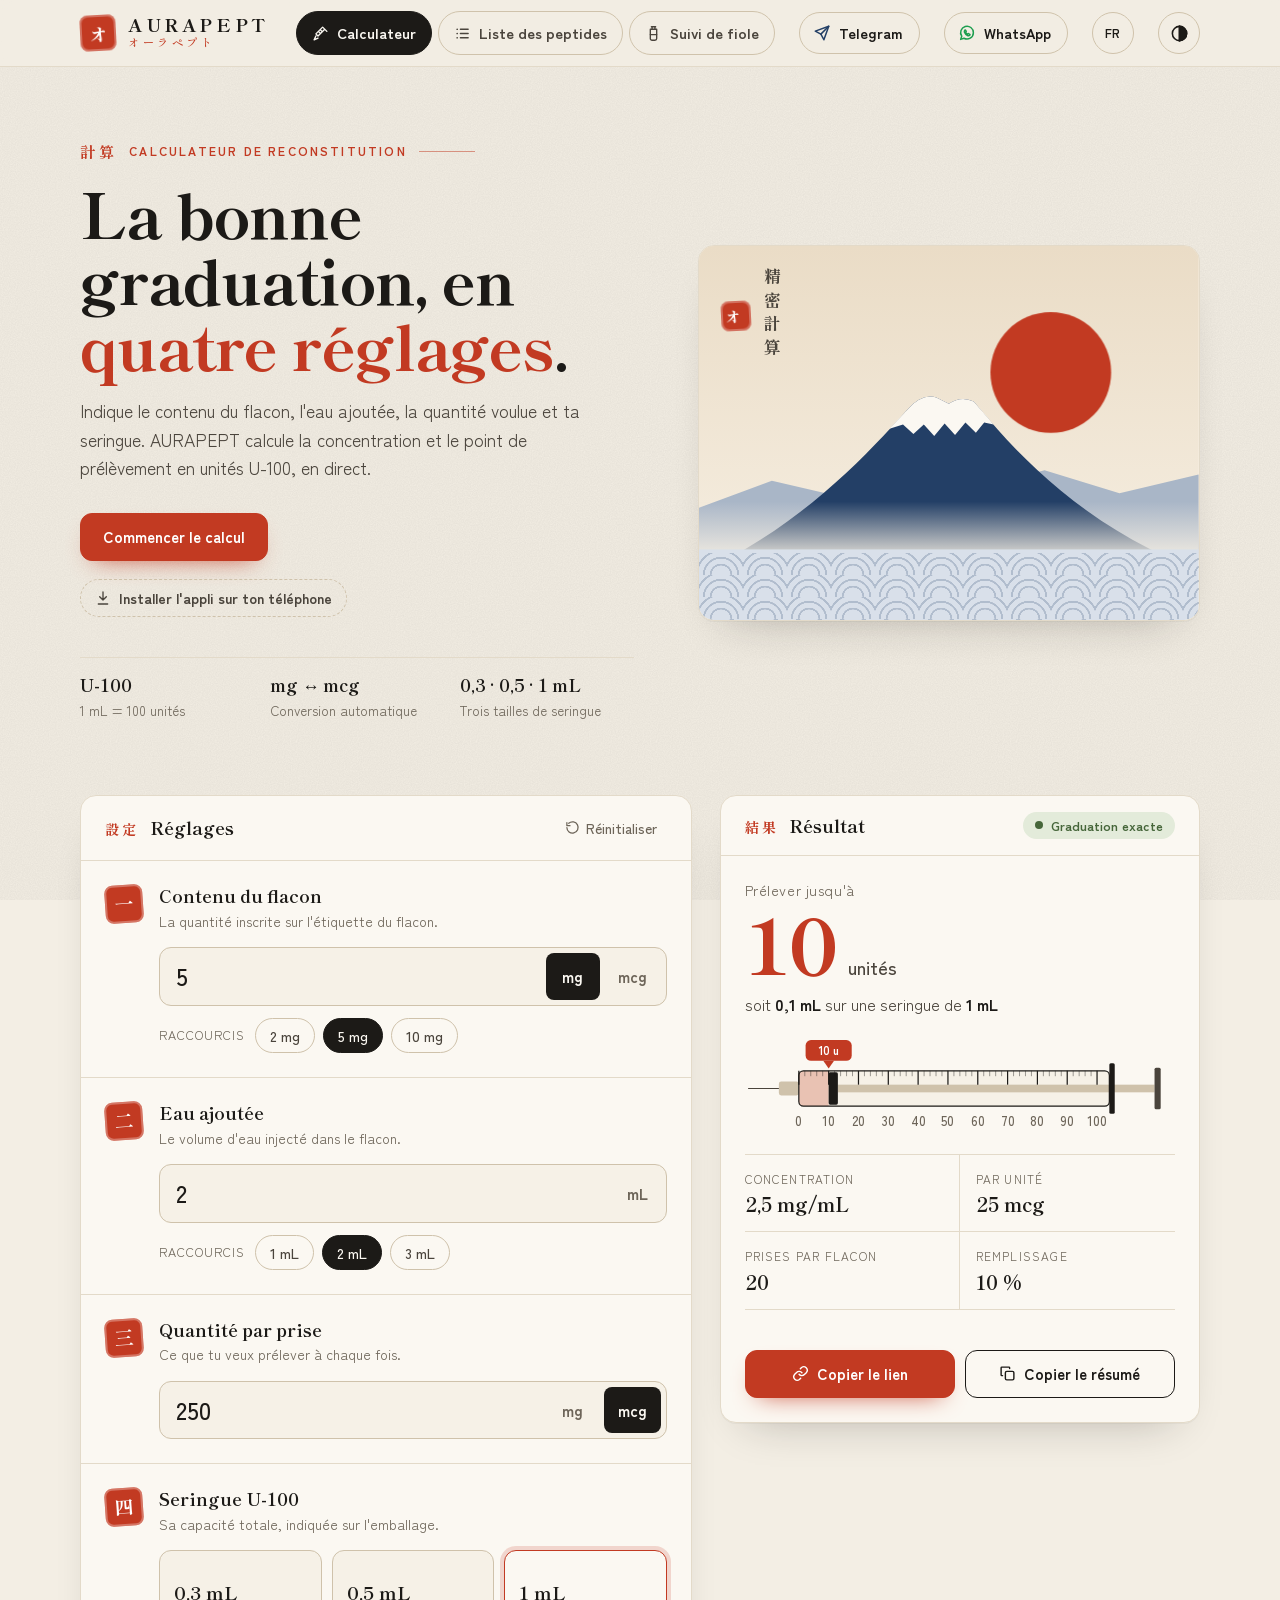
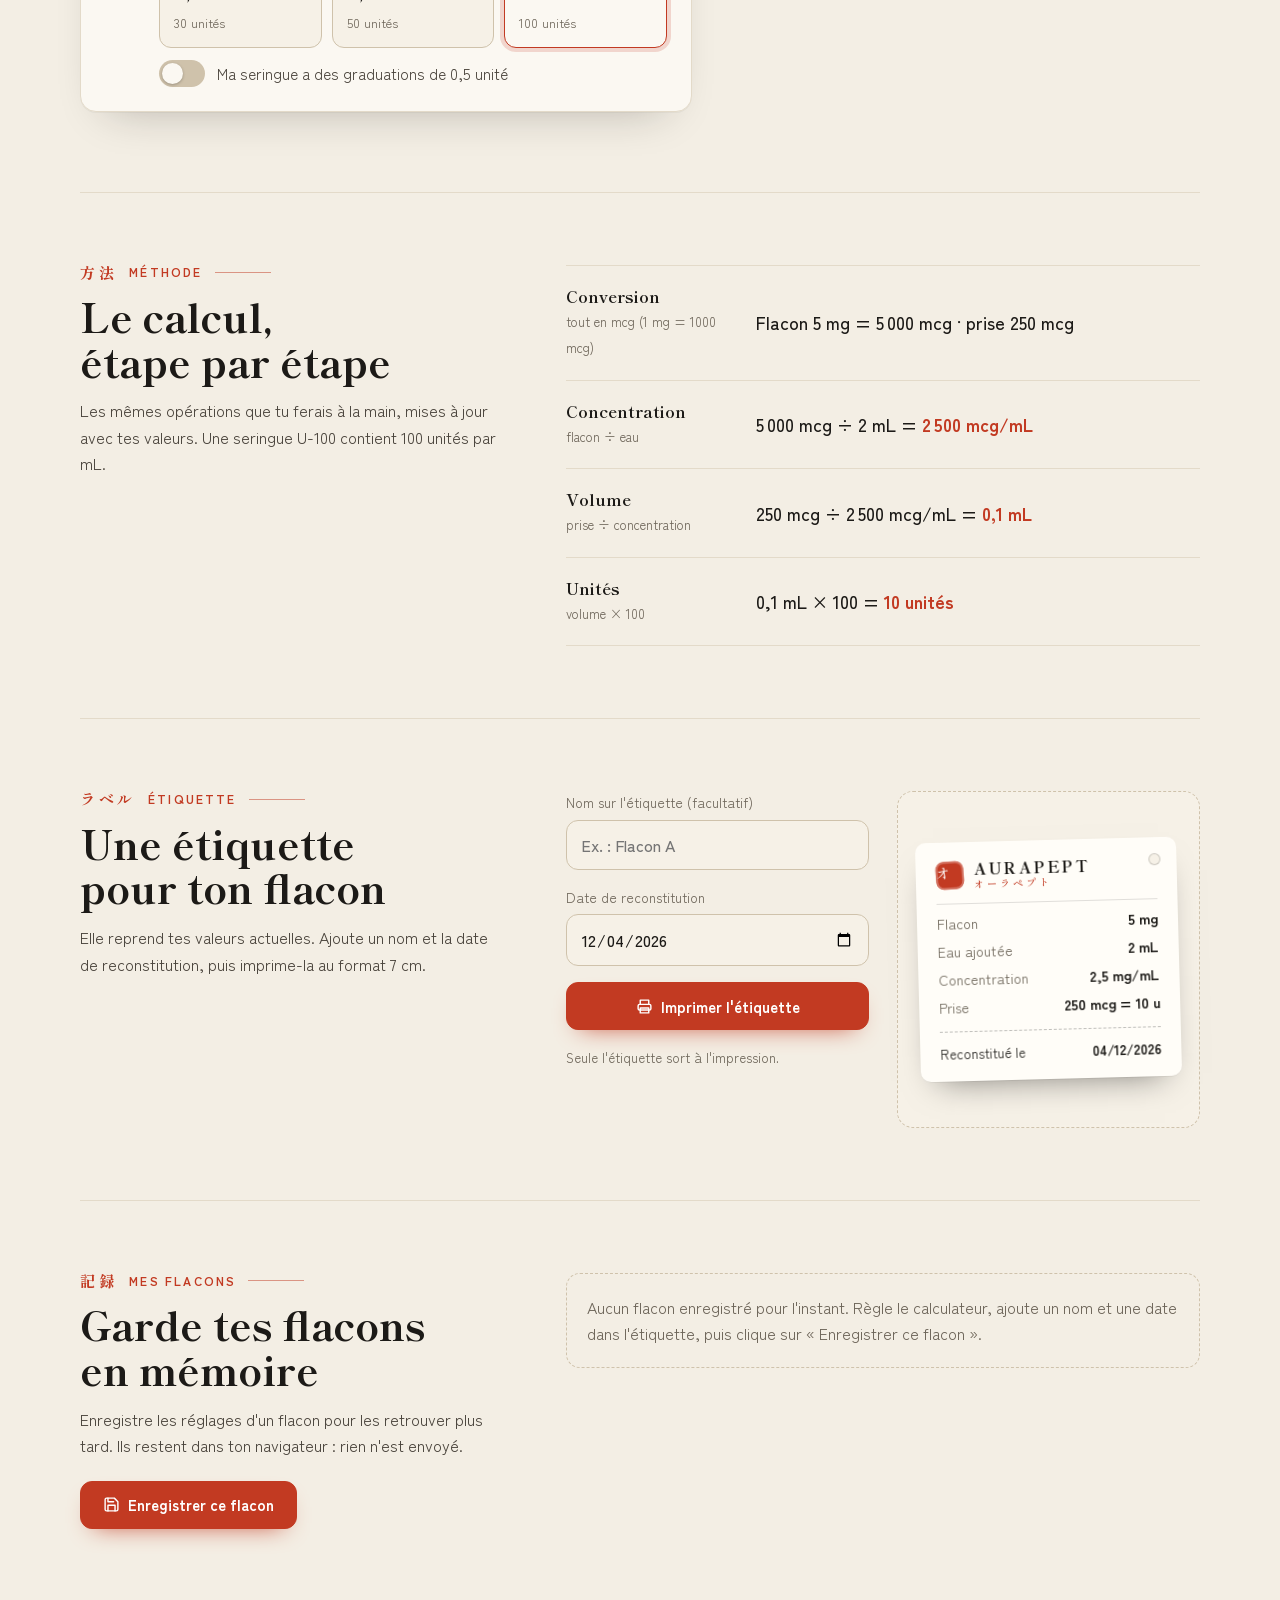
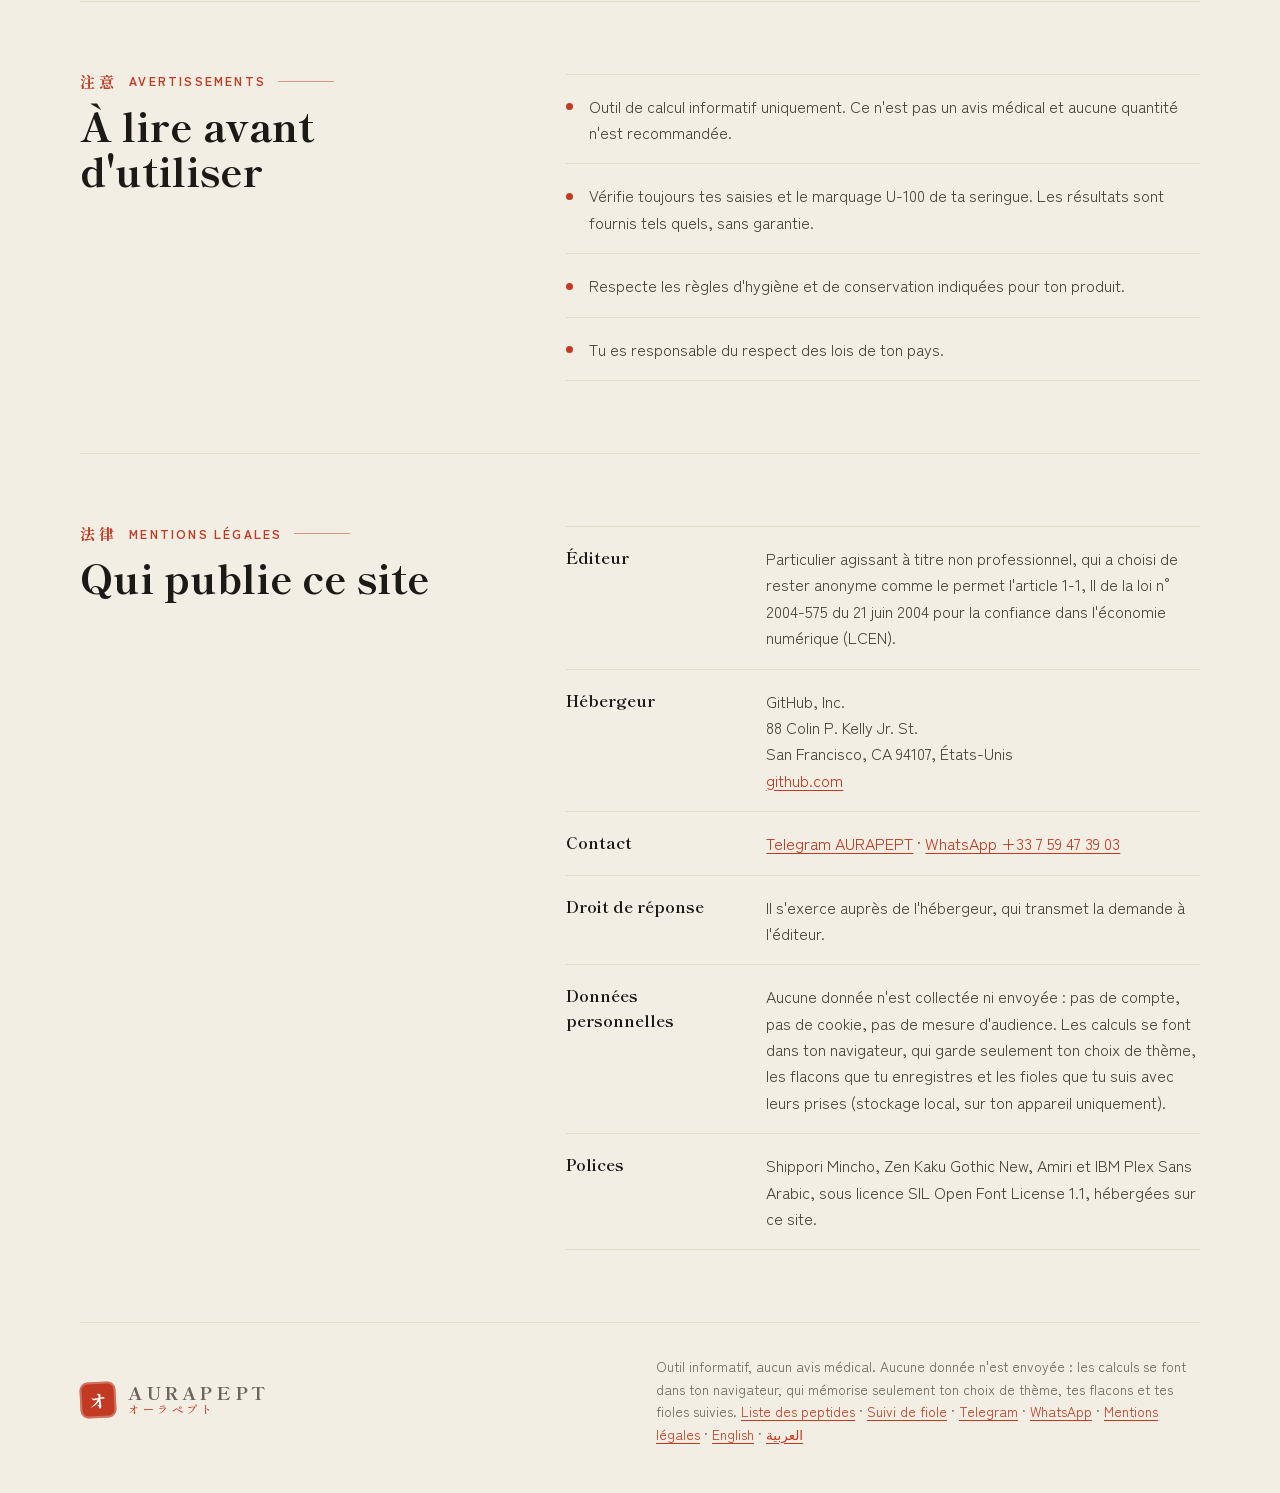
<file: index.html>
<!doctype html>
<html lang="fr">
<head>
<meta charset="utf-8">
<meta name="viewport" content="width=device-width, initial-scale=1, viewport-fit=cover">
<title>AURAPEPT · Calculateur</title>
<meta name="description" content="Calculateur de reconstitution AURAPEPT : concentration et graduation à prélever sur seringue U-100.">
<meta http-equiv="Content-Security-Policy" content="default-src 'none'; script-src 'self'; style-src 'self'; font-src 'self'; img-src 'self' data:; manifest-src 'self'; worker-src 'self'; base-uri 'none'; form-action 'none'; upgrade-insecure-requests">
<meta name="referrer" content="strict-origin-when-cross-origin">
<meta name="theme-color" content="#f3eee4" media="(prefers-color-scheme: light)">
<meta name="theme-color" content="#0f1117" media="(prefers-color-scheme: dark)">
<link rel="canonical" href="https://aurapept.github.io/">
<link rel="alternate" hreflang="fr" href="https://aurapept.github.io/">
<link rel="alternate" hreflang="en" href="https://aurapept.github.io/en/">
<link rel="alternate" hreflang="ar" href="https://aurapept.github.io/ar/">
<link rel="alternate" hreflang="x-default" href="https://aurapept.github.io/">
<meta property="og:type" content="website">
<meta property="og:site_name" content="AURAPEPT">
<meta property="og:locale" content="fr_FR">
<meta property="og:locale:alternate" content="en_US">
<meta property="og:locale:alternate" content="ar_AR">
<meta property="og:title" content="AURAPEPT · Calculateur de reconstitution">
<meta property="og:description" content="La bonne graduation U-100 en quatre réglages : concentration, volume et unités à prélever.">
<meta property="og:url" content="https://aurapept.github.io/">
<meta property="og:image" content="https://aurapept.github.io/assets/og-share.png">
<meta property="og:image:type" content="image/png">
<meta property="og:image:width" content="1200">
<meta property="og:image:height" content="630">
<meta property="og:image:alt" content="Logo AURAPEPT et mont Fuji au soleil levant, calculateur de reconstitution">
<meta name="twitter:card" content="summary_large_image">
<meta name="twitter:image" content="https://aurapept.github.io/assets/og-share.png">
<link rel="icon" href="assets/favicon-32.png" sizes="32x32" type="image/png">
<link rel="apple-touch-icon" href="assets/apple-touch-icon.png">
<link rel="manifest" href="/manifest.webmanifest">
<meta name="apple-mobile-web-app-title" content="AURAPEPT">
<meta name="mobile-web-app-capable" content="yes">
<meta name="apple-mobile-web-app-capable" content="yes">
<link rel="preload" href="assets/fonts/shippori-mincho-800.woff2" as="font" type="font/woff2" crossorigin>
<link rel="preload" href="assets/fonts/zen-kaku-gothic-new-400.woff2" as="font" type="font/woff2" crossorigin>
<script src="assets/theme.js"></script>
<script type="application/ld+json">{"@context": "https://schema.org", "@type": "WebApplication", "name": "AURAPEPT · Calculateur de reconstitution", "url": "https://aurapept.github.io/", "inLanguage": "fr", "applicationCategory": "UtilitiesApplication", "operatingSystem": "Web", "description": "Calculateur de reconstitution : concentration et graduation à prélever sur seringue U-100.", "offers": {"@type": "Offer", "price": "0", "priceCurrency": "EUR"}, "isAccessibleForFree": true}</script>
<link rel="stylesheet" href="assets/style.css">
</head>
<body>
<a class="skip" href="#top">Aller au contenu</a>

<header class="topbar">
  <div class="wrap">
    <a class="brand" href="#top" aria-label="AURAPEPT, retour en haut">
      <span class="seal" aria-hidden="true">オ</span>
      <span><span class="brand-name">AURAPEPT</span><span class="brand-kana">オーラペプト</span></span>
    </a>
    <nav class="nav" aria-label="Sites AURAPEPT">
      <a href="./" aria-current="page"><svg viewBox="0 0 24 24" width="18" height="18" aria-hidden="true"><path d="m15 3 6 6M18 6l-9.5 9.5-3-3L15 3M5.5 15.5 3 21l5.5-2.5M10 10l1.5 1.5M12.5 7.5 14 9"/></svg>Calculateur</a>
      <a href="peptides/"><svg viewBox="0 0 24 24" width="18" height="18" aria-hidden="true"><path d="M9 6h11M9 12h11M9 18h11"/><circle cx="4.5" cy="6" r="1.2"/><circle cx="4.5" cy="12" r="1.2"/><circle cx="4.5" cy="18" r="1.2"/></svg>Liste des peptides</a>
      <a href="suivi/"><svg viewBox="0 0 24 24" width="18" height="18" aria-hidden="true"><path d="M9 2.5h6M10 2.5V6M14 2.5V6M7.5 6h9v13a2.5 2.5 0 0 1-2.5 2.5h-4A2.5 2.5 0 0 1 7.5 19z"/><path d="M7.5 13.5h9"/></svg>Suivi de fiole</a>
    </nav>
    <a class="tg-btn" href="https://t.me/+9vQsCb7qMOgwNDRk" target="_blank" rel="noopener noreferrer" aria-label="Rejoindre AURAPEPT sur Telegram (nouvel onglet)">
      <svg viewBox="0 0 24 24" aria-hidden="true"><path d="M21 3 10.5 13.5"/><path d="M21 3 14.5 21l-4-7.5L3 9.5 21 3Z"/></svg><span>Telegram</span>
    </a>
    <a class="tg-btn wa-btn" href="https://wa.me/33759473903" target="_blank" rel="noopener noreferrer" aria-label="Écrire sur WhatsApp au +33 7 59 47 39 03 (nouvel onglet)">
      <svg viewBox="0 0 24 24" width="18" height="18" aria-hidden="true"><path d="M20.5 11.6a8.5 8.5 0 0 1-12.6 7.4L3.5 20.5l1.5-4.3a8.5 8.5 0 1 1 15.5-4.6z"/><path d="M9 8.2c.3-.4.7-.4 1-.1l.9 1.6c.2.3.1.7-.2 1l-.5.4c.5 1.1 1.4 2 2.5 2.5l.4-.5c.3-.3.7-.4 1-.2l1.6.9c.3.2.4.7.1 1-.6.8-1.6 1.2-2.6.9a8 8 0 0 1-4.6-4.6c-.3-1 0-2 .4-2.9z"/></svg><span>WhatsApp</span>
    </a>
    <details class="lang" id="langMenu">
      <summary class="lang-btn" aria-label="Langue : français. Changer de langue" title="Changer de langue">FR</summary>
      <ul class="lang-list">
        <li><a href="./" hreflang="fr" lang="fr" aria-current="page">Français</a></li>
        <li><a href="en/" hreflang="en" lang="en">English</a></li>
        <li><a href="ar/" hreflang="ar" lang="ar" dir="rtl">العربية</a></li>
      </ul>
    </details>
    <button class="icon-btn" id="themeBtn" type="button" aria-label="Thème"></button>
  </div>
</header>
<nav class="sites wrap" aria-label="Sites AURAPEPT">
      <a href="./" aria-current="page"><svg viewBox="0 0 24 24" width="18" height="18" aria-hidden="true"><path d="m15 3 6 6M18 6l-9.5 9.5-3-3L15 3M5.5 15.5 3 21l5.5-2.5M10 10l1.5 1.5M12.5 7.5 14 9"/></svg><span>Calculateur</span></a>
      <a href="peptides/"><svg viewBox="0 0 24 24" width="18" height="18" aria-hidden="true"><path d="M9 6h11M9 12h11M9 18h11"/><circle cx="4.5" cy="6" r="1.2"/><circle cx="4.5" cy="12" r="1.2"/><circle cx="4.5" cy="18" r="1.2"/></svg><span>Peptides</span></a>
      <a href="suivi/"><svg viewBox="0 0 24 24" width="18" height="18" aria-hidden="true"><path d="M9 2.5h6M10 2.5V6M14 2.5V6M7.5 6h9v13a2.5 2.5 0 0 1-2.5 2.5h-4A2.5 2.5 0 0 1 7.5 19z"/><path d="M7.5 13.5h9"/></svg><span>Suivi</span></a>
</nav>
<nav class="contact-row wrap" aria-label="Contact">
  <a class="contact-btn" href="https://t.me/+9vQsCb7qMOgwNDRk" target="_blank" rel="noopener noreferrer" aria-label="Rejoindre AURAPEPT sur Telegram (nouvel onglet)"><svg viewBox="0 0 24 24" width="18" height="18" aria-hidden="true"><path d="M21 3 10.5 13.5"/><path d="M21 3 14.5 21l-4-7.5L3 9.5 21 3Z"/></svg><span>Telegram</span></a>
  <a class="contact-btn contact-wa" href="https://wa.me/33759473903" target="_blank" rel="noopener noreferrer" aria-label="Écrire sur WhatsApp au +33 7 59 47 39 03 (nouvel onglet)"><svg viewBox="0 0 24 24" width="18" height="18" aria-hidden="true"><path d="M20.5 11.6a8.5 8.5 0 0 1-12.6 7.4L3.5 20.5l1.5-4.3a8.5 8.5 0 1 1 15.5-4.6z"/><path d="M9 8.2c.3-.4.7-.4 1-.1l.9 1.6c.2.3.1.7-.2 1l-.5.4c.5 1.1 1.4 2 2.5 2.5l.4-.5c.3-.3.7-.4 1-.2l1.6.9c.3.2.4.7.1 1-.6.8-1.6 1.2-2.6.9a8 8 0 0 1-4.6-4.6c-.3-1 0-2 .4-2.9z"/></svg><span>WhatsApp</span></a>
</nav>

<main class="wrap" id="top">
  <noscript><p class="noscript">Le calculateur a besoin de JavaScript. Active-le dans ton navigateur pour voir les résultats.</p></noscript>
  <section class="hero">
    <div>
      <p class="eyebrow"><span class="jp">計算</span>Calculateur de reconstitution</p>
      <h1>La bonne graduation, en <em>quatre réglages</em>.</h1>
      <p class="lead">Indique le contenu du flacon, l'eau ajoutée, la quantité voulue et ta seringue. AURAPEPT calcule la concentration et le point de prélèvement en unités U-100, en direct.</p>
      <div class="cta" id="heroCta">
        <a class="btn btn-primary" href="#calculateur">Commencer le calcul</a>
      </div>
      <button class="install-btn" id="installBtn" type="button" hidden>
        <svg viewBox="0 0 24 24" fill="none" stroke="currentColor" stroke-width="2" stroke-linecap="round" stroke-linejoin="round" aria-hidden="true"><path d="M12 3v12M7 10l5 5 5-5"/><path d="M5 21h14"/></svg>
        Installer l'appli sur ton téléphone
      </button>
      <ul class="facts">
        <li><b>U-100</b><span>1 mL = 100 unités</span></li>
        <li><b>mg ↔ mcg</b><span>Conversion automatique</span></li>
        <li><b>0,3 · 0,5 · 1 mL</b><span>Trois tailles de seringue</span></li>
      </ul>
    </div>
    <figure class="art" aria-hidden="true">
      <svg viewBox="0 0 480 360" preserveAspectRatio="xMidYMax slice">
        <defs>
          <linearGradient id="sky" x1="0" y1="0" x2="0" y2="1">
            <stop offset="0" class="st-sky-top"/>
            <stop offset="1" class="st-sky-bottom"/>
          </linearGradient>
          <linearGradient id="mist" x1="0" y1="0" x2="0" y2="1">
            <stop offset="0" class="st-mist-0"/>
            <stop offset="1" class="st-mist-1"/>
          </linearGradient>
        </defs>
        <rect width="480" height="360" fill="url(#sky)"/>
        <circle class="sun" cx="338" cy="122" r="58"/>
        <path d="M0 252 L70 226 L130 240 L196 212 L262 234 L332 216 L404 238 L480 220 L480 300 L0 300 Z" class="ar-far"/>
        <path d="M30 300 C110 256 162 200 200 158 Q214 142 228 146 L240 152 Q252 144 264 150 C302 196 356 256 450 300 Z" class="ar-fuji"/>
        <path d="M200 158 Q214 142 228 146 L240 152 Q252 144 264 150 C270 157 276 164 283 172 L274 170 L266 180 L256 170 L246 182 L236 171 L226 183 L216 172 L206 181 L196 172 L183 176 C189 170 194 164 200 158 Z" class="ar-snow"/>
        <rect x="0" y="246" width="480" height="54" fill="url(#mist)"/>
        <rect x="0" y="292" width="480" height="68" class="ar-sea"/>
      </svg>
      <div class="waves"></div>
      <div class="art-tag"><span>精密計算</span><span class="seal">オ</span></div>
    </figure>
  </section>

  <section class="calc" id="calculateur" aria-label="Calculateur">
    <div class="panel">
      <div class="panel-head">
        <h2 class="panel-title"><span class="jp">設定</span>Réglages</h2>
        <button class="link-btn" id="reset" type="button">
          <svg viewBox="0 0 24 24" fill="none" stroke="currentColor" stroke-width="2" stroke-linecap="round" stroke-linejoin="round" aria-hidden="true"><path d="M3 12a9 9 0 1 0 3-6.7"/><path d="M3 4v5h5"/></svg>
          Réinitialiser
        </button>
      </div>
      <ol class="steps">
        <li class="step">
          <div class="step-top">
            <span class="hanko" aria-hidden="true">一</span>
            <div><h3 id="lblVial">Contenu du flacon</h3><p>La quantité inscrite sur l'étiquette du flacon.</p></div>
          </div>
          <div class="step-body">
            <div class="field">
              <input id="vial" type="text" inputmode="decimal" autocomplete="off" value="5" aria-labelledby="lblVial">
              <div class="seg" data-group="vialUnit" role="group" aria-label="Unité du flacon">
                <button type="button" data-v="mg" aria-pressed="true">mg</button>
                <button type="button" data-v="mcg" aria-pressed="false">mcg</button>
              </div>
            </div>
            <div class="chips">
              <span class="k">Raccourcis</span>
              <button type="button" class="chip" data-preset="vial" data-value="2" data-unit="mg">2 mg</button>
              <button type="button" class="chip" data-preset="vial" data-value="5" data-unit="mg">5 mg</button>
              <button type="button" class="chip" data-preset="vial" data-value="10" data-unit="mg">10 mg</button>
            </div>
          </div>
        </li>
        <li class="step">
          <div class="step-top">
            <span class="hanko" aria-hidden="true">二</span>
            <div><h3 id="lblWater">Eau ajoutée</h3><p>Le volume d'eau injecté dans le flacon.</p></div>
          </div>
          <div class="step-body">
            <div class="field">
              <input id="water" type="text" inputmode="decimal" autocomplete="off" value="2" aria-labelledby="lblWater">
              <span class="suffix">mL</span>
            </div>
            <div class="chips">
              <span class="k">Raccourcis</span>
              <button type="button" class="chip" data-preset="water" data-value="1">1 mL</button>
              <button type="button" class="chip" data-preset="water" data-value="2">2 mL</button>
              <button type="button" class="chip" data-preset="water" data-value="3">3 mL</button>
            </div>
          </div>
        </li>
        <li class="step">
          <div class="step-top">
            <span class="hanko" aria-hidden="true">三</span>
            <div><h3 id="lblDose">Quantité par prise</h3><p>Ce que tu veux prélever à chaque fois.</p></div>
          </div>
          <div class="step-body">
            <div class="field">
              <input id="dose" type="text" inputmode="decimal" autocomplete="off" value="250" aria-labelledby="lblDose">
              <div class="seg" data-group="doseUnit" role="group" aria-label="Unité de la prise">
                <button type="button" data-v="mg" aria-pressed="false">mg</button>
                <button type="button" data-v="mcg" aria-pressed="true">mcg</button>
              </div>
            </div>
          </div>
        </li>
        <li class="step">
          <div class="step-top">
            <span class="hanko" aria-hidden="true">四</span>
            <div><h3>Seringue U-100</h3><p>Sa capacité totale, indiquée sur l'emballage.</p></div>
          </div>
          <div class="step-body">
            <div class="syr-opts" data-group="syringe" role="group" aria-label="Capacité de la seringue">
              <button type="button" class="syr-opt" data-v="0.3" aria-pressed="false">
                <span class="mini"><i></i></span><b>0,3 mL</b><span>30 unités</span>
              </button>
              <button type="button" class="syr-opt" data-v="0.5" aria-pressed="false">
                <span class="mini"><i></i></span><b>0,5 mL</b><span>50 unités</span>
              </button>
              <button type="button" class="syr-opt" data-v="1" aria-pressed="true">
                <span class="mini"><i></i></span><b>1 mL</b><span>100 unités</span>
              </button>
            </div>
            <label class="switch"><input id="half" type="checkbox"> Ma seringue a des graduations de 0,5 unité</label>
          </div>
        </li>
      </ol>
    </div>

    <section class="panel result" id="resultat" aria-labelledby="resTitle">
      <div class="panel-head">
        <h2 class="panel-title" id="resTitle"><span class="jp">結果</span>Résultat</h2>
        <span class="pill" id="status" data-tone="idle">En attente</span>
      </div>
      <div class="result-body">
        <div>
          <p class="sr-only" id="srResult" aria-live="polite"></p>
          <p class="draw-k">Prélever jusqu'à</p>
          <p class="big"><span id="units">—</span><small>unités</small></p>
          <p class="draw-sub">soit <b id="ml">—</b> sur une seringue de <b id="capText">1 mL</b></p>
        </div>
        <svg id="syr" viewBox="0 0 560 126" role="img" aria-labelledby="syrTitle">
          <title id="syrTitle">Seringue remplie jusqu'à la graduation calculée</title>
          <defs><clipPath id="barrelClip"><rect x="70" y="44" width="404" height="46" rx="6"/></clipPath></defs>
          <line x1="4" y1="67" x2="46" y2="67" class="needle"/>
          <rect x="44" y="58" width="26" height="18" rx="3" class="hub"/>
          <rect x="70" y="44" width="404" height="46" rx="6" class="barrel-bg"/>
          <g clip-path="url(#barrelClip)"><rect id="liquid" x="70" y="44" width="388" height="46" class="liquid"/></g>
          <g id="plunger">
            <rect x="82" y="62" width="412" height="10" class="rod"/>
            <rect x="494" y="40" width="8" height="54" rx="2" class="thumb"/>
            <rect x="70" y="46" width="12" height="42" rx="2" class="stopper"/>
          </g>
          <g id="scale"></g>
          <rect x="70" y="44" width="404" height="46" rx="6" class="barrel"/>
          <rect x="474" y="34" width="7" height="66" rx="2" class="flange"/>
          <g id="pointer"><path d="M70 41 l-7 -10 h14 z" class="marker-fill"/></g>
          <g id="marker">
            <rect id="markerBox" x="-26" y="4" width="52" height="27" rx="7" class="marker-fill"/>
            <text id="markerText" x="0" y="23" class="marker-text">—</text>
          </g>
        </svg>
        <dl class="stats">
          <div><dt>Concentration</dt><dd id="conc">—</dd></div>
          <div><dt>Par unité</dt><dd id="perUnit">—</dd></div>
          <div><dt>Prises par flacon</dt><dd id="count">—</dd></div>
          <div><dt>Remplissage</dt><dd id="fillPct">—</dd></div>
        </dl>
        <ul class="notes" id="notes" hidden></ul>
        <div class="actions">
          <button class="btn btn-primary" id="copyLink" type="button">
            <svg viewBox="0 0 24 24" fill="none" stroke="currentColor" stroke-width="2" stroke-linecap="round" stroke-linejoin="round" aria-hidden="true"><path d="M10 13a5 5 0 0 0 7.5.5l3-3a5 5 0 0 0-7-7l-1.7 1.7"/><path d="M14 11a5 5 0 0 0-7.5-.5l-3 3a5 5 0 0 0 7 7l1.7-1.7"/></svg>
            Copier le lien
          </button>
          <button class="btn" id="copySum" type="button">
            <svg viewBox="0 0 24 24" fill="none" stroke="currentColor" stroke-width="2" stroke-linecap="round" stroke-linejoin="round" aria-hidden="true"><rect x="9" y="9" width="12" height="12" rx="2"/><path d="M5 15H4a1 1 0 0 1-1-1V4a1 1 0 0 1 1-1h10a1 1 0 0 1 1 1v1"/></svg>
            Copier le résumé
          </button>
        </div>
      </div>
    </section>
  </section>

  <section class="section" id="methode">
    <div>
      <p class="eyebrow"><span class="jp">方法</span>Méthode</p>
      <h2>Le calcul, étape par étape</h2>
      <p class="intro">Les mêmes opérations que tu ferais à la main, mises à jour avec tes valeurs. Une seringue U-100 contient 100 unités par mL.</p>
    </div>
    <ol class="method">
      <li><div class="lbl"><b>Conversion</b><span>tout en mcg (1 mg = 1000 mcg)</span></div><div class="eq" id="m1">—</div></li>
      <li><div class="lbl"><b>Concentration</b><span>flacon ÷ eau</span></div><div class="eq" id="m2">—</div></li>
      <li><div class="lbl"><b>Volume</b><span>prise ÷ concentration</span></div><div class="eq" id="m3">—</div></li>
      <li><div class="lbl"><b>Unités</b><span>volume × 100</span></div><div class="eq" id="m4">—</div></li>
    </ol>
  </section>

  <section class="section" id="etiquette">
    <div>
      <p class="eyebrow"><span class="jp">ラベル</span>Étiquette</p>
      <h2>Une étiquette pour ton flacon</h2>
      <p class="intro">Elle reprend tes valeurs actuelles. Ajoute un nom et la date de reconstitution, puis imprime-la au format 7 cm.</p>
    </div>
    <div class="label-grid">
      <div class="label-tools">
        <div>
          <label for="labelName">Nom sur l'étiquette (facultatif)</label>
          <input class="text-field" id="labelName" type="text" maxlength="40" placeholder="Ex. : Flacon A" autocomplete="off">
        </div>
        <div>
          <label for="date">Date de reconstitution</label>
          <input class="text-field" id="date" type="date">
        </div>
        <button class="btn btn-primary" id="print" type="button">
          <svg viewBox="0 0 24 24" fill="none" stroke="currentColor" stroke-width="2" stroke-linecap="round" stroke-linejoin="round" aria-hidden="true"><path d="M6 9V3h12v6"/><rect x="3" y="9" width="18" height="8" rx="2"/><path d="M6 14h12v7H6z"/></svg>
          Imprimer l'étiquette
        </button>
        <p class="hint">Seule l'étiquette sort à l'impression.</p>
      </div>
      <div class="label-stage">
        <div class="label-card" id="labelCard">
          <div class="label-brand">
            <span class="seal" aria-hidden="true">オ</span>
            <div><b>AURAPEPT</b><span>オーラペプト</span></div>
          </div>
          <p class="label-name" id="lName" hidden></p>
          <dl>
            <dt>Flacon</dt><dd id="lVial">—</dd>
            <dt>Eau ajoutée</dt><dd id="lWater">—</dd>
            <dt>Concentration</dt><dd id="lConc">—</dd>
            <dt>Prise</dt><dd id="lDraw">—</dd>
          </dl>
          <div class="label-date"><span>Reconstitué le</span><b id="lDate">__/__/____</b></div>
        </div>
      </div>
    </div>
  </section>

  <section class="section" id="flacons">
    <div>
      <p class="eyebrow"><span class="jp">記録</span>Mes flacons</p>
      <h2>Garde tes flacons en mémoire</h2>
      <p class="intro">Enregistre les réglages d'un flacon pour les retrouver plus tard. Ils restent dans ton navigateur : rien n'est envoyé.</p>
      <button class="btn btn-primary" id="saveVial" type="button">
        <svg viewBox="0 0 24 24" fill="none" stroke="currentColor" stroke-width="2" stroke-linecap="round" stroke-linejoin="round" aria-hidden="true"><path d="M19 21H5a2 2 0 0 1-2-2V5a2 2 0 0 1 2-2h11l5 5v11a2 2 0 0 1-2 2z"/><path d="M17 21v-8H7v8M7 3v5h8"/></svg>
        Enregistrer ce flacon
      </button>
    </div>
    <div class="vials">
      <ul class="vial-list" id="vialList"></ul>
      <p class="vial-empty" id="vialEmpty">Aucun flacon enregistré pour l'instant. Règle le calculateur, ajoute un nom et une date dans l'étiquette, puis clique sur « Enregistrer ce flacon ».</p>
    </div>
  </section>

  <section class="section" id="avertissements">
    <div>
      <p class="eyebrow"><span class="jp">注意</span>Avertissements</p>
      <h2>À lire avant d'utiliser</h2>
    </div>
    <ul class="warn-list">
      <li>Outil de calcul informatif uniquement. Ce n'est pas un avis médical et aucune quantité n'est recommandée.</li>
      <li>Vérifie toujours tes saisies et le marquage U-100 de ta seringue. Les résultats sont fournis tels quels, sans garantie.</li>
      <li>Respecte les règles d'hygiène et de conservation indiquées pour ton produit.</li>
      <li>Tu es responsable du respect des lois de ton pays.</li>
    </ul>
  </section>

  <section class="section" id="mentions">
    <div>
      <p class="eyebrow"><span class="jp">法律</span>Mentions légales</p>
      <h2>Qui publie ce site</h2>
    </div>
    <dl class="legal">
      <div><dt>Éditeur</dt><dd>Particulier agissant à titre non professionnel, qui a choisi de rester anonyme comme le permet l'article 1-1, II de la loi n° 2004-575 du 21 juin 2004 pour la confiance dans l'économie numérique (LCEN).</dd></div>
      <div><dt>Hébergeur</dt><dd>GitHub, Inc.<br>88 Colin P. Kelly Jr. St.<br>San Francisco, CA 94107, États-Unis<br><a href="https://github.com/">github.com</a></dd></div>
      <div><dt>Contact</dt><dd><a href="https://t.me/+9vQsCb7qMOgwNDRk" target="_blank" rel="noopener noreferrer">Telegram AURAPEPT</a> · <a href="https://wa.me/33759473903" target="_blank" rel="noopener noreferrer">WhatsApp +33 7 59 47 39 03</a></dd></div>
      <div><dt>Droit de réponse</dt><dd>Il s'exerce auprès de l'hébergeur, qui transmet la demande à l'éditeur.</dd></div>
      <div><dt>Données personnelles</dt><dd>Aucune donnée n'est collectée ni envoyée : pas de compte, pas de cookie, pas de mesure d'audience. Les calculs se font dans ton navigateur, qui garde seulement ton choix de thème, les flacons que tu enregistres et les fioles que tu suis avec leurs prises (stockage local, sur ton appareil uniquement).</dd></div>
      <div><dt>Polices</dt><dd>Shippori Mincho, Zen Kaku Gothic New, Amiri et IBM Plex Sans Arabic, sous licence SIL Open Font License 1.1, hébergées sur ce site.</dd></div>
    </dl>
  </section>

  <footer class="footer">
    <div class="brand">
      <span class="seal" aria-hidden="true">オ</span>
      <span><span class="brand-name">AURAPEPT</span><span class="brand-kana">オーラペプト</span></span>
    </div>
    <p class="footer-note">Outil informatif, aucun avis médical. Aucune donnée n'est envoyée : les calculs se font dans ton navigateur, qui mémorise seulement ton choix de thème, tes flacons et tes fioles suivies. <a href="peptides/">Liste des peptides</a> · <a href="suivi/">Suivi de fiole</a> · <a href="https://t.me/+9vQsCb7qMOgwNDRk" target="_blank" rel="noopener noreferrer">Telegram</a> · <a href="https://wa.me/33759473903" target="_blank" rel="noopener noreferrer">WhatsApp</a> · <a href="#mentions">Mentions légales</a> · <a href="en/" hreflang="en" lang="en">English</a> · <a href="ar/" hreflang="ar" lang="ar" dir="rtl">العربية</a></p>
  </footer>
</main>

<section class="dock is-hidden" id="dock" aria-label="Résultat rapide">
  <div><span class="k">Prélever</span><b id="dockUnits">—</b><span class="ml" id="dockMl"></span></div>
  <a href="#resultat">Voir le détail</a>
</section>
<div class="toast" id="toast" role="status" aria-live="polite"></div>

<script src="assets/app.js"></script>
</body>
</html>
</file>
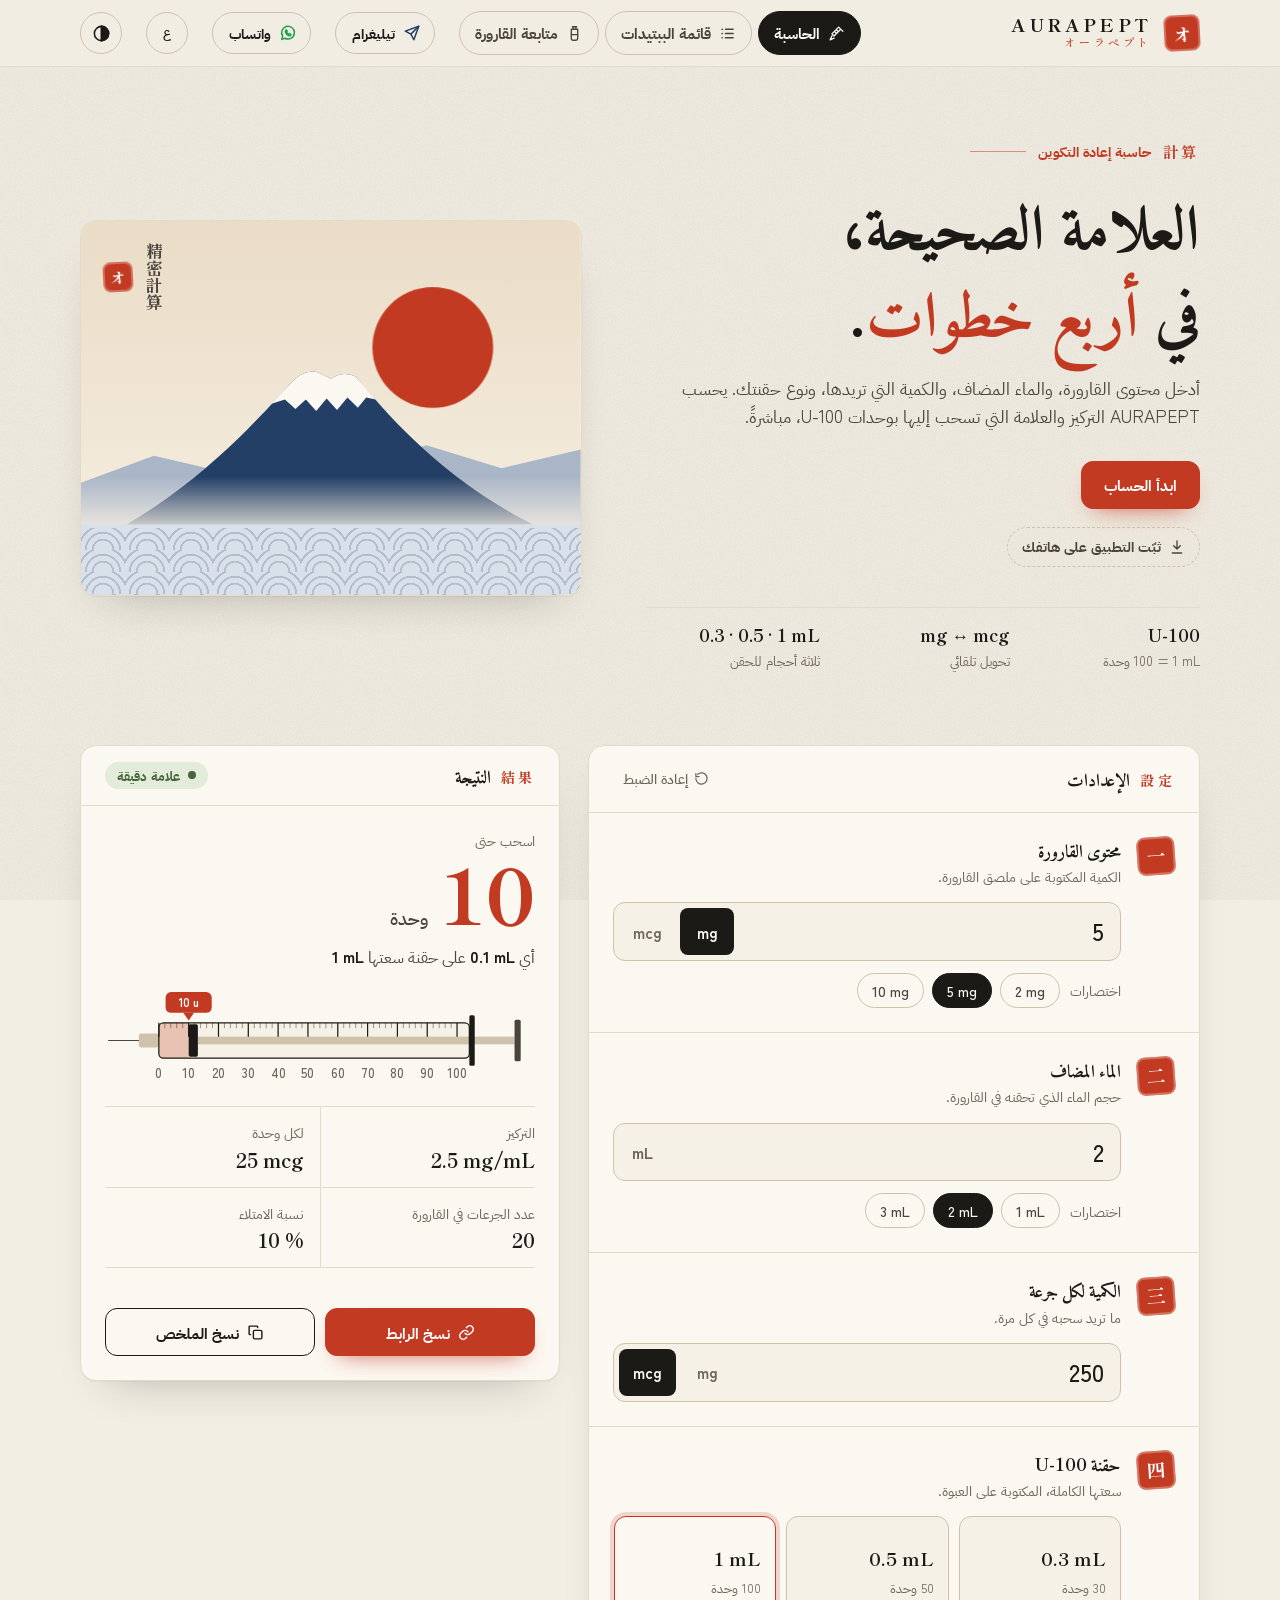
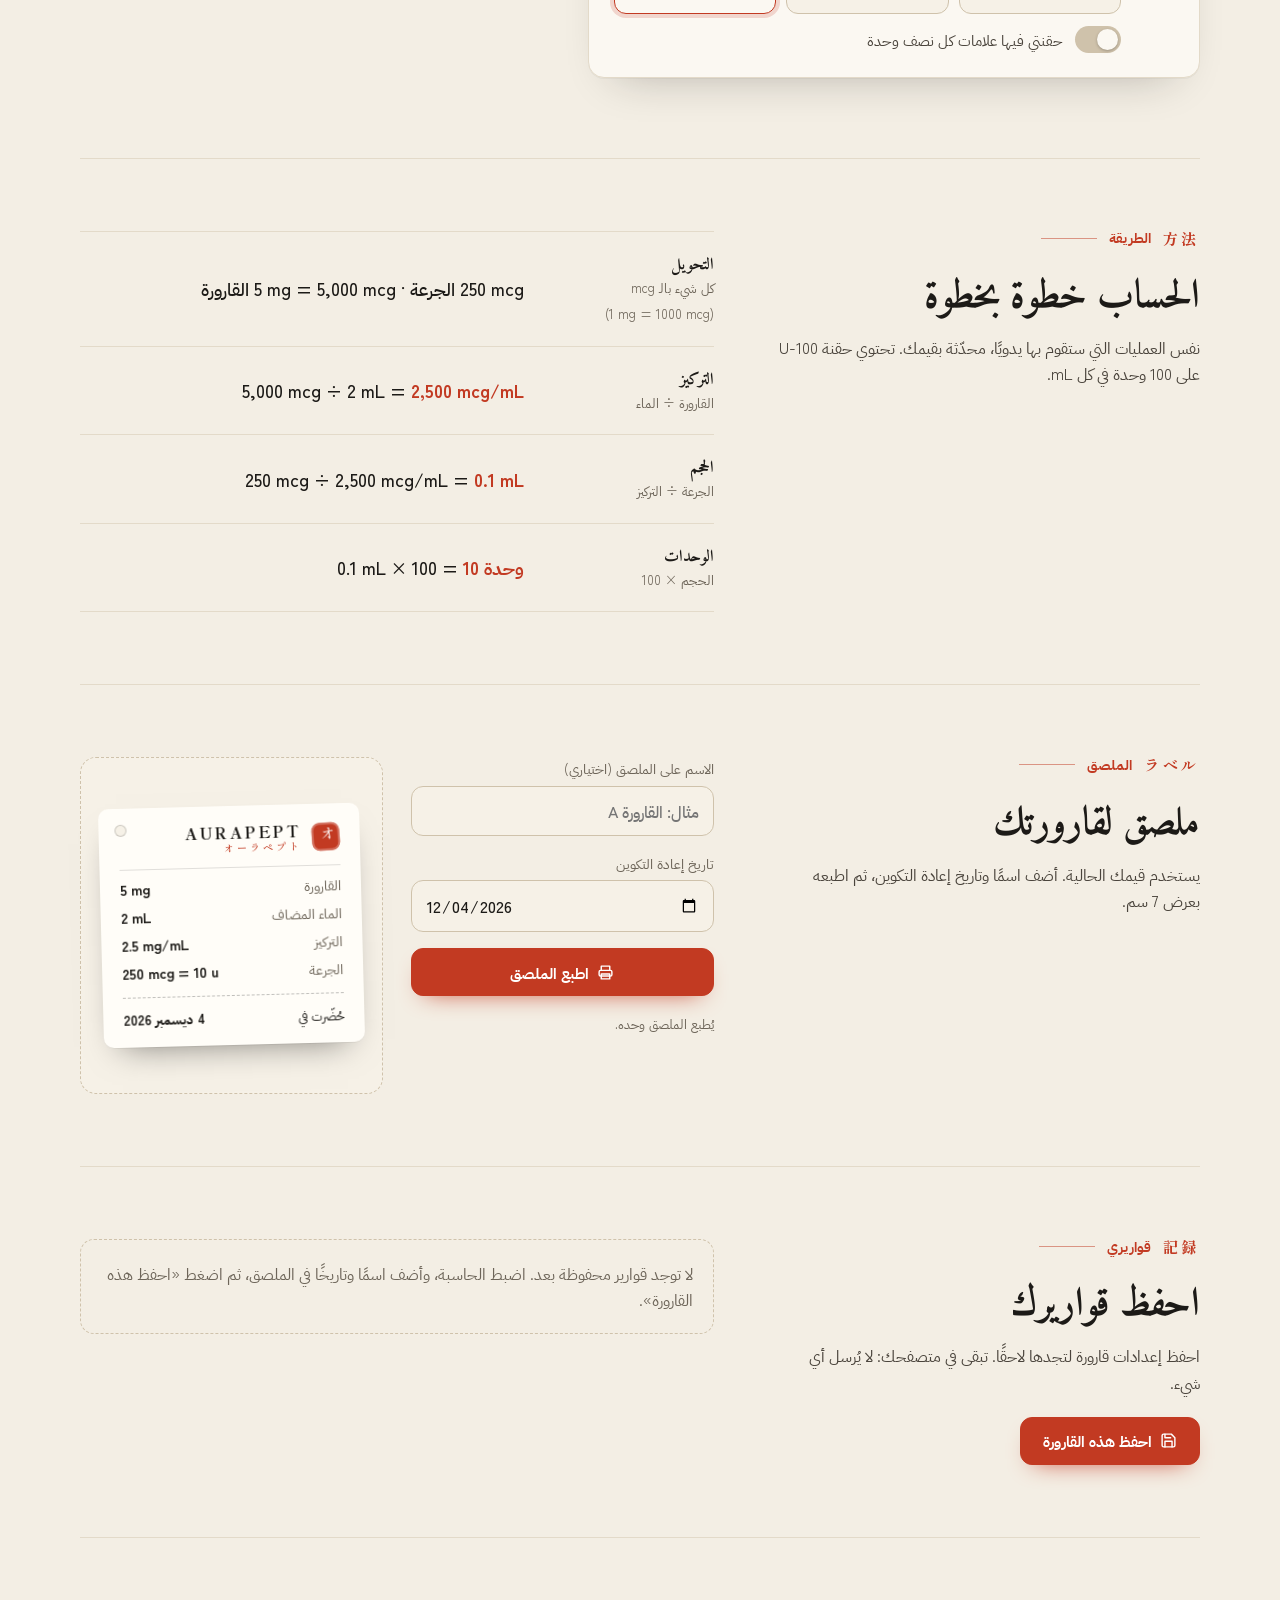
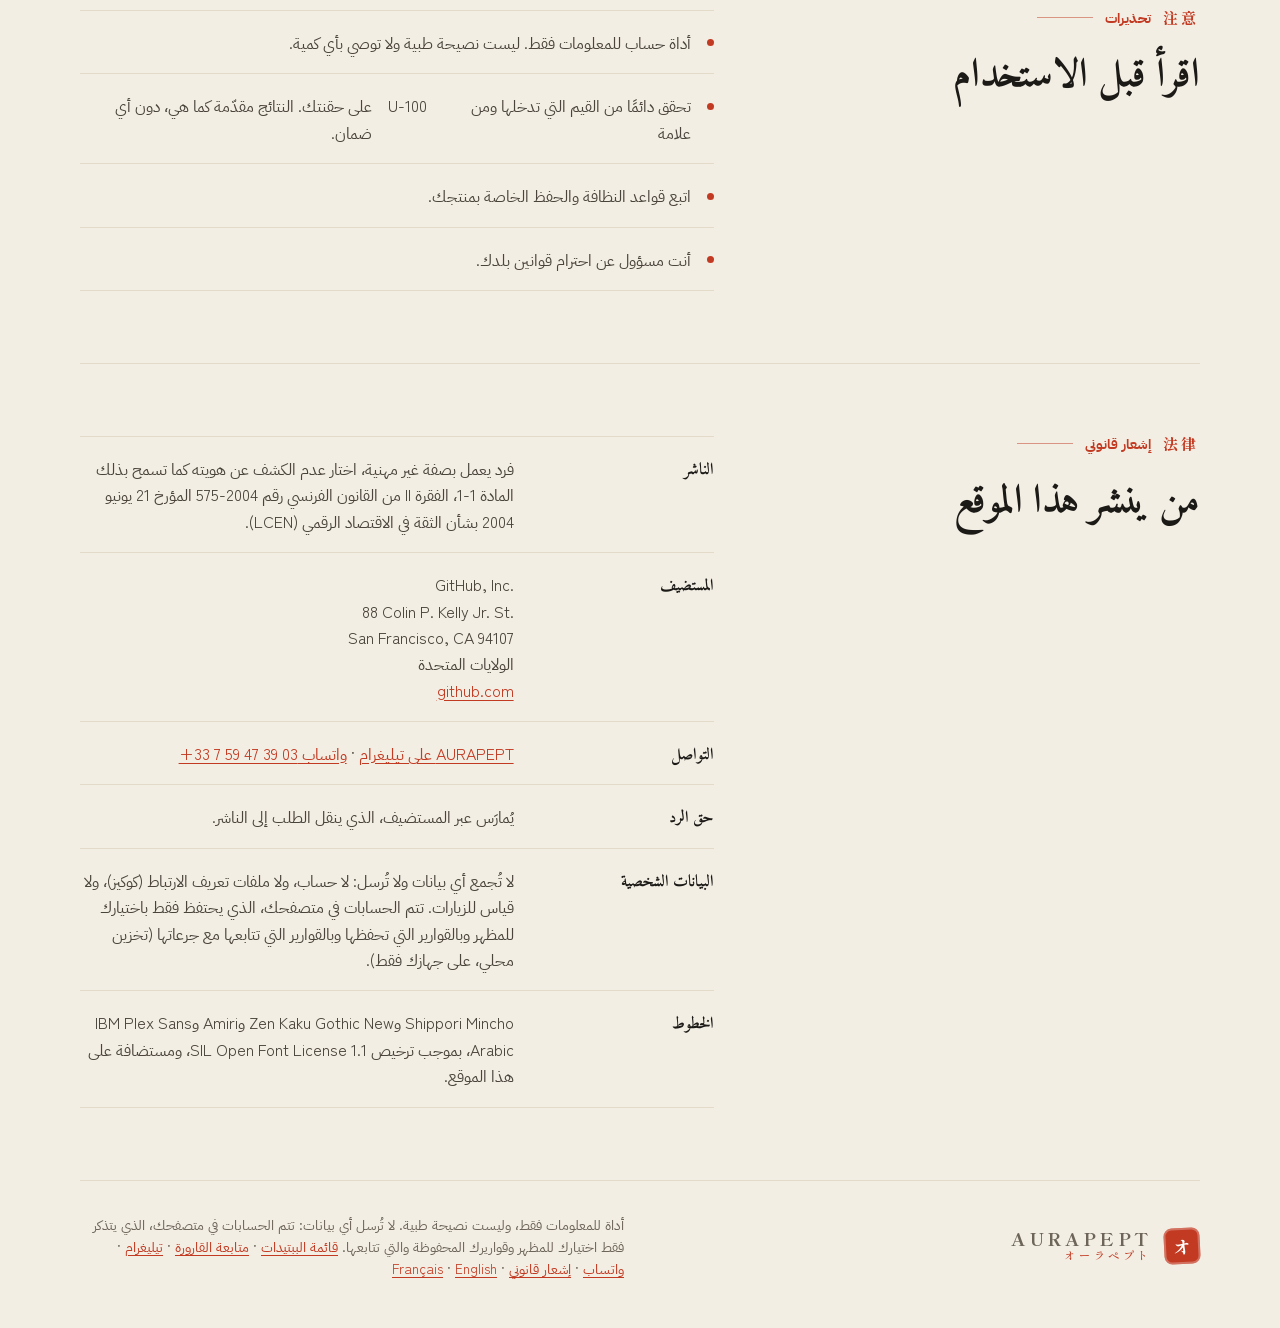
<file: ar/index.html>
<!doctype html>
<html lang="ar" dir="rtl">
<head>
<meta charset="utf-8">
<meta name="viewport" content="width=device-width, initial-scale=1, viewport-fit=cover">
<title>AURAPEPT · الحاسبة</title>
<meta name="description" content="حاسبة AURAPEPT لإعادة تكوين الببتيدات: التركيز والعلامة التي يجب السحب إليها على حقنة U-100.">
<meta http-equiv="Content-Security-Policy" content="default-src 'none'; script-src 'self'; style-src 'self'; font-src 'self'; img-src 'self' data:; manifest-src 'self'; worker-src 'self'; base-uri 'none'; form-action 'none'; upgrade-insecure-requests">
<meta name="referrer" content="strict-origin-when-cross-origin">
<meta name="theme-color" content="#f3eee4" media="(prefers-color-scheme: light)">
<meta name="theme-color" content="#0f1117" media="(prefers-color-scheme: dark)">
<link rel="canonical" href="https://aurapept.github.io/ar/">
<link rel="alternate" hreflang="fr" href="https://aurapept.github.io/">
<link rel="alternate" hreflang="en" href="https://aurapept.github.io/en/">
<link rel="alternate" hreflang="ar" href="https://aurapept.github.io/ar/">
<link rel="alternate" hreflang="x-default" href="https://aurapept.github.io/">
<meta property="og:type" content="website">
<meta property="og:site_name" content="AURAPEPT">
<meta property="og:locale" content="ar_AR">
<meta property="og:locale:alternate" content="fr_FR">
<meta property="og:locale:alternate" content="en_US">
<meta property="og:title" content="AURAPEPT · حاسبة إعادة التكوين">
<meta property="og:description" content="العلامة الصحيحة على حقنة U-100 في أربع خطوات: التركيز والحجم والوحدات التي تسحبها.">
<meta property="og:url" content="https://aurapept.github.io/ar/">
<meta property="og:image" content="https://aurapept.github.io/assets/og-share-ar.png">
<meta property="og:image:type" content="image/png">
<meta property="og:image:width" content="1200">
<meta property="og:image:height" content="630">
<meta property="og:image:alt" content="شعار AURAPEPT وجبل فوجي عند شروق الشمس، حاسبة إعادة التكوين">
<meta name="twitter:card" content="summary_large_image">
<meta name="twitter:image" content="https://aurapept.github.io/assets/og-share-ar.png">
<link rel="icon" href="../assets/favicon-32.png" sizes="32x32" type="image/png">
<link rel="apple-touch-icon" href="../assets/apple-touch-icon.png">
<link rel="manifest" href="/ar/manifest.webmanifest">
<meta name="apple-mobile-web-app-title" content="AURAPEPT">
<meta name="mobile-web-app-capable" content="yes">
<meta name="apple-mobile-web-app-capable" content="yes">
<link rel="preload" href="../assets/fonts/ibm-plex-sans-arabic-400.woff2" as="font" type="font/woff2" crossorigin>
<link rel="preload" href="../assets/fonts/amiri-700.woff2" as="font" type="font/woff2" crossorigin>
<link rel="preload" href="../assets/fonts/shippori-mincho-800.woff2" as="font" type="font/woff2" crossorigin>
<script src="../assets/theme.js"></script>
<script type="application/ld+json">{"@context": "https://schema.org", "@type": "WebApplication", "name": "AURAPEPT · حاسبة إعادة التكوين", "url": "https://aurapept.github.io/ar/", "inLanguage": "ar", "applicationCategory": "UtilitiesApplication", "operatingSystem": "Web", "description": "حاسبة إعادة التكوين: التركيز والعلامة التي يجب السحب إليها على حقنة U-100.", "offers": {"@type": "Offer", "price": "0", "priceCurrency": "EUR"}, "isAccessibleForFree": true}</script>
<link rel="stylesheet" href="../assets/style.css">
</head>
<body>
<a class="skip" href="#top">انتقل إلى المحتوى</a>

<header class="topbar">
  <div class="wrap">
    <a class="brand" href="#top" aria-label="AURAPEPT، العودة إلى الأعلى">
      <span class="seal" aria-hidden="true">オ</span>
      <span><span class="brand-name">AURAPEPT</span><span class="brand-kana">オーラペプト</span></span>
    </a>
    <nav class="nav" aria-label="مواقع AURAPEPT">
      <a href="./" aria-current="page"><svg viewBox="0 0 24 24" width="18" height="18" aria-hidden="true"><path d="m15 3 6 6M18 6l-9.5 9.5-3-3L15 3M5.5 15.5 3 21l5.5-2.5M10 10l1.5 1.5M12.5 7.5 14 9"/></svg>الحاسبة</a>
      <a href="peptides/"><svg viewBox="0 0 24 24" width="18" height="18" aria-hidden="true"><path d="M9 6h11M9 12h11M9 18h11"/><circle cx="4.5" cy="6" r="1.2"/><circle cx="4.5" cy="12" r="1.2"/><circle cx="4.5" cy="18" r="1.2"/></svg>قائمة الببتيدات</a>
      <a href="suivi/"><svg viewBox="0 0 24 24" width="18" height="18" aria-hidden="true"><path d="M9 2.5h6M10 2.5V6M14 2.5V6M7.5 6h9v13a2.5 2.5 0 0 1-2.5 2.5h-4A2.5 2.5 0 0 1 7.5 19z"/><path d="M7.5 13.5h9"/></svg>متابعة القارورة</a>
    </nav>
    <a class="tg-btn" href="https://t.me/+9vQsCb7qMOgwNDRk" target="_blank" rel="noopener noreferrer" aria-label="انضم إلى AURAPEPT على تيليغرام (علامة تبويب جديدة)">
      <svg viewBox="0 0 24 24" aria-hidden="true"><path d="M21 3 10.5 13.5"/><path d="M21 3 14.5 21l-4-7.5L3 9.5 21 3Z"/></svg><span>تيليغرام</span>
    </a>
    <a class="tg-btn wa-btn" href="https://wa.me/33759473903" target="_blank" rel="noopener noreferrer" aria-label="راسلنا على واتساب على الرقم ‎+33 7 59 47 39 03 (علامة تبويب جديدة)">
      <svg viewBox="0 0 24 24" width="18" height="18" aria-hidden="true"><path d="M20.5 11.6a8.5 8.5 0 0 1-12.6 7.4L3.5 20.5l1.5-4.3a8.5 8.5 0 1 1 15.5-4.6z"/><path d="M9 8.2c.3-.4.7-.4 1-.1l.9 1.6c.2.3.1.7-.2 1l-.5.4c.5 1.1 1.4 2 2.5 2.5l.4-.5c.3-.3.7-.4 1-.2l1.6.9c.3.2.4.7.1 1-.6.8-1.6 1.2-2.6.9a8 8 0 0 1-4.6-4.6c-.3-1 0-2 .4-2.9z"/></svg><span>واتساب</span>
    </a>
    <details class="lang" id="langMenu">
      <summary class="lang-btn" aria-label="اللغة: العربية. تغيير اللغة" title="تغيير اللغة">ع</summary>
      <ul class="lang-list">
        <li><a href="../" hreflang="fr" lang="fr">Français</a></li>
        <li><a href="../en/" hreflang="en" lang="en">English</a></li>
        <li><a href="./" hreflang="ar" lang="ar" dir="rtl" aria-current="page">العربية</a></li>
      </ul>
    </details>
    <button class="icon-btn" id="themeBtn" type="button" aria-label="المظهر"></button>
  </div>
</header>
<nav class="sites wrap" aria-label="مواقع AURAPEPT">
      <a href="./" aria-current="page"><svg viewBox="0 0 24 24" width="18" height="18" aria-hidden="true"><path d="m15 3 6 6M18 6l-9.5 9.5-3-3L15 3M5.5 15.5 3 21l5.5-2.5M10 10l1.5 1.5M12.5 7.5 14 9"/></svg><span>الحاسبة</span></a>
      <a href="peptides/"><svg viewBox="0 0 24 24" width="18" height="18" aria-hidden="true"><path d="M9 6h11M9 12h11M9 18h11"/><circle cx="4.5" cy="6" r="1.2"/><circle cx="4.5" cy="12" r="1.2"/><circle cx="4.5" cy="18" r="1.2"/></svg><span>الببتيدات</span></a>
      <a href="suivi/"><svg viewBox="0 0 24 24" width="18" height="18" aria-hidden="true"><path d="M9 2.5h6M10 2.5V6M14 2.5V6M7.5 6h9v13a2.5 2.5 0 0 1-2.5 2.5h-4A2.5 2.5 0 0 1 7.5 19z"/><path d="M7.5 13.5h9"/></svg><span>المتابعة</span></a>
</nav>
<nav class="contact-row wrap" aria-label="التواصل">
  <a class="contact-btn" href="https://t.me/+9vQsCb7qMOgwNDRk" target="_blank" rel="noopener noreferrer" aria-label="انضم إلى AURAPEPT على تيليغرام (علامة تبويب جديدة)"><svg viewBox="0 0 24 24" width="18" height="18" aria-hidden="true"><path d="M21 3 10.5 13.5"/><path d="M21 3 14.5 21l-4-7.5L3 9.5 21 3Z"/></svg><span>تيليغرام</span></a>
  <a class="contact-btn contact-wa" href="https://wa.me/33759473903" target="_blank" rel="noopener noreferrer" aria-label="راسلنا على واتساب على الرقم ‎+33 7 59 47 39 03 (علامة تبويب جديدة)"><svg viewBox="0 0 24 24" width="18" height="18" aria-hidden="true"><path d="M20.5 11.6a8.5 8.5 0 0 1-12.6 7.4L3.5 20.5l1.5-4.3a8.5 8.5 0 1 1 15.5-4.6z"/><path d="M9 8.2c.3-.4.7-.4 1-.1l.9 1.6c.2.3.1.7-.2 1l-.5.4c.5 1.1 1.4 2 2.5 2.5l.4-.5c.3-.3.7-.4 1-.2l1.6.9c.3.2.4.7.1 1-.6.8-1.6 1.2-2.6.9a8 8 0 0 1-4.6-4.6c-.3-1 0-2 .4-2.9z"/></svg><span>واتساب</span></a>
</nav>

<main class="wrap" id="top">
  <noscript><p class="noscript">تحتاج الحاسبة إلى JavaScript. فعّله في متصفحك لرؤية النتائج.</p></noscript>
  <section class="hero">
    <div>
      <p class="eyebrow"><span class="jp">計算</span>حاسبة إعادة التكوين</p>
      <h1>العلامة الصحيحة، في <em>أربع خطوات</em>.</h1>
      <p class="lead">أدخل محتوى القارورة، والماء المضاف، والكمية التي تريدها، ونوع حقنتك. يحسب AURAPEPT التركيز والعلامة التي تسحب إليها بوحدات <bdi dir="ltr">U-100</bdi>، مباشرةً.</p>
      <div class="cta" id="heroCta">
        <a class="btn btn-primary" href="#calculateur">ابدأ الحساب</a>
      </div>
      <button class="install-btn" id="installBtn" type="button" hidden>
        <svg viewBox="0 0 24 24" fill="none" stroke="currentColor" stroke-width="2" stroke-linecap="round" stroke-linejoin="round" aria-hidden="true"><path d="M12 3v12M7 10l5 5 5-5"/><path d="M5 21h14"/></svg>
        ثبّت التطبيق على هاتفك
      </button>
      <ul class="facts">
        <li><b>U-100</b><span><bdi dir="ltr">1 mL</bdi> = 100 وحدة</span></li>
        <li><b>mg ↔ mcg</b><span>تحويل تلقائي</span></li>
        <li><b><bdi dir="ltr">0.3 · 0.5 · 1 mL</bdi></b><span>ثلاثة أحجام للحقن</span></li>
      </ul>
    </div>
    <figure class="art" aria-hidden="true">
      <svg viewBox="0 0 480 360" preserveAspectRatio="xMidYMax slice">
        <defs>
          <linearGradient id="sky" x1="0" y1="0" x2="0" y2="1">
            <stop offset="0" class="st-sky-top"/>
            <stop offset="1" class="st-sky-bottom"/>
          </linearGradient>
          <linearGradient id="mist" x1="0" y1="0" x2="0" y2="1">
            <stop offset="0" class="st-mist-0"/>
            <stop offset="1" class="st-mist-1"/>
          </linearGradient>
        </defs>
        <rect width="480" height="360" fill="url(#sky)"/>
        <circle class="sun" cx="338" cy="122" r="58"/>
        <path d="M0 252 L70 226 L130 240 L196 212 L262 234 L332 216 L404 238 L480 220 L480 300 L0 300 Z" class="ar-far"/>
        <path d="M30 300 C110 256 162 200 200 158 Q214 142 228 146 L240 152 Q252 144 264 150 C302 196 356 256 450 300 Z" class="ar-fuji"/>
        <path d="M200 158 Q214 142 228 146 L240 152 Q252 144 264 150 C270 157 276 164 283 172 L274 170 L266 180 L256 170 L246 182 L236 171 L226 183 L216 172 L206 181 L196 172 L183 176 C189 170 194 164 200 158 Z" class="ar-snow"/>
        <rect x="0" y="246" width="480" height="54" fill="url(#mist)"/>
        <rect x="0" y="292" width="480" height="68" class="ar-sea"/>
      </svg>
      <div class="waves"></div>
      <div class="art-tag"><span>精密計算</span><span class="seal">オ</span></div>
    </figure>
  </section>

  <section class="calc" id="calculateur" aria-label="الحاسبة">
    <div class="panel">
      <div class="panel-head">
        <h2 class="panel-title"><span class="jp">設定</span>الإعدادات</h2>
        <button class="link-btn" id="reset" type="button">
          <svg viewBox="0 0 24 24" fill="none" stroke="currentColor" stroke-width="2" stroke-linecap="round" stroke-linejoin="round" aria-hidden="true"><path d="M3 12a9 9 0 1 0 3-6.7"/><path d="M3 4v5h5"/></svg>
          إعادة الضبط
        </button>
      </div>
      <ol class="steps">
        <li class="step">
          <div class="step-top">
            <span class="hanko" aria-hidden="true">一</span>
            <div><h3 id="lblVial">محتوى القارورة</h3><p>الكمية المكتوبة على ملصق القارورة.</p></div>
          </div>
          <div class="step-body">
            <div class="field">
              <input id="vial" type="text" inputmode="decimal" autocomplete="off" value="5" aria-labelledby="lblVial">
              <div class="seg" data-group="vialUnit" role="group" aria-label="وحدة القارورة">
                <button type="button" data-v="mg" aria-pressed="true">mg</button>
                <button type="button" data-v="mcg" aria-pressed="false">mcg</button>
              </div>
            </div>
            <div class="chips">
              <span class="k">اختصارات</span>
              <button type="button" class="chip" data-preset="vial" data-value="2" data-unit="mg"><bdi dir="ltr">2 mg</bdi></button>
              <button type="button" class="chip" data-preset="vial" data-value="5" data-unit="mg"><bdi dir="ltr">5 mg</bdi></button>
              <button type="button" class="chip" data-preset="vial" data-value="10" data-unit="mg"><bdi dir="ltr">10 mg</bdi></button>
            </div>
          </div>
        </li>
        <li class="step">
          <div class="step-top">
            <span class="hanko" aria-hidden="true">二</span>
            <div><h3 id="lblWater">الماء المضاف</h3><p>حجم الماء الذي تحقنه في القارورة.</p></div>
          </div>
          <div class="step-body">
            <div class="field">
              <input id="water" type="text" inputmode="decimal" autocomplete="off" value="2" aria-labelledby="lblWater">
              <span class="suffix">mL</span>
            </div>
            <div class="chips">
              <span class="k">اختصارات</span>
              <button type="button" class="chip" data-preset="water" data-value="1"><bdi dir="ltr">1 mL</bdi></button>
              <button type="button" class="chip" data-preset="water" data-value="2"><bdi dir="ltr">2 mL</bdi></button>
              <button type="button" class="chip" data-preset="water" data-value="3"><bdi dir="ltr">3 mL</bdi></button>
            </div>
          </div>
        </li>
        <li class="step">
          <div class="step-top">
            <span class="hanko" aria-hidden="true">三</span>
            <div><h3 id="lblDose">الكمية لكل جرعة</h3><p>ما تريد سحبه في كل مرة.</p></div>
          </div>
          <div class="step-body">
            <div class="field">
              <input id="dose" type="text" inputmode="decimal" autocomplete="off" value="250" aria-labelledby="lblDose">
              <div class="seg" data-group="doseUnit" role="group" aria-label="وحدة الجرعة">
                <button type="button" data-v="mg" aria-pressed="false">mg</button>
                <button type="button" data-v="mcg" aria-pressed="true">mcg</button>
              </div>
            </div>
          </div>
        </li>
        <li class="step">
          <div class="step-top">
            <span class="hanko" aria-hidden="true">四</span>
            <div><h3>حقنة U-100</h3><p>سعتها الكاملة، المكتوبة على العبوة.</p></div>
          </div>
          <div class="step-body">
            <div class="syr-opts" data-group="syringe" role="group" aria-label="سعة الحقنة">
              <button type="button" class="syr-opt" data-v="0.3" aria-pressed="false">
                <span class="mini"><i></i></span><b><bdi dir="ltr">0.3 mL</bdi></b><span>30 وحدة</span>
              </button>
              <button type="button" class="syr-opt" data-v="0.5" aria-pressed="false">
                <span class="mini"><i></i></span><b><bdi dir="ltr">0.5 mL</bdi></b><span>50 وحدة</span>
              </button>
              <button type="button" class="syr-opt" data-v="1" aria-pressed="true">
                <span class="mini"><i></i></span><b><bdi dir="ltr">1 mL</bdi></b><span>100 وحدة</span>
              </button>
            </div>
            <label class="switch"><input id="half" type="checkbox"> حقنتي فيها علامات كل نصف وحدة</label>
          </div>
        </li>
      </ol>
    </div>

    <section class="panel result" id="resultat" aria-labelledby="resTitle">
      <div class="panel-head">
        <h2 class="panel-title" id="resTitle"><span class="jp">結果</span>النتيجة</h2>
        <span class="pill" id="status" data-tone="idle">في الانتظار</span>
      </div>
      <div class="result-body">
        <div>
          <p class="sr-only" id="srResult" aria-live="polite"></p>
          <p class="draw-k">اسحب حتى</p>
          <p class="big"><span id="units">—</span><small>وحدة</small></p>
          <p class="draw-sub">أي <b id="ml">—</b> على حقنة سعتها <b id="capText">1 mL</b></p>
        </div>
        <svg id="syr" viewBox="0 0 560 126" role="img" aria-labelledby="syrTitle">
          <title id="syrTitle">حقنة مملوءة حتى العلامة المحسوبة</title>
          <defs><clipPath id="barrelClip"><rect x="70" y="44" width="404" height="46" rx="6"/></clipPath></defs>
          <line x1="4" y1="67" x2="46" y2="67" class="needle"/>
          <rect x="44" y="58" width="26" height="18" rx="3" class="hub"/>
          <rect x="70" y="44" width="404" height="46" rx="6" class="barrel-bg"/>
          <g clip-path="url(#barrelClip)"><rect id="liquid" x="70" y="44" width="388" height="46" class="liquid"/></g>
          <g id="plunger">
            <rect x="82" y="62" width="412" height="10" class="rod"/>
            <rect x="494" y="40" width="8" height="54" rx="2" class="thumb"/>
            <rect x="70" y="46" width="12" height="42" rx="2" class="stopper"/>
          </g>
          <g id="scale"></g>
          <rect x="70" y="44" width="404" height="46" rx="6" class="barrel"/>
          <rect x="474" y="34" width="7" height="66" rx="2" class="flange"/>
          <g id="pointer"><path d="M70 41 l-7 -10 h14 z" class="marker-fill"/></g>
          <g id="marker">
            <rect id="markerBox" x="-26" y="4" width="52" height="27" rx="7" class="marker-fill"/>
            <text id="markerText" x="0" y="23" class="marker-text">—</text>
          </g>
        </svg>
        <dl class="stats">
          <div><dt>التركيز</dt><dd id="conc">—</dd></div>
          <div><dt>لكل وحدة</dt><dd id="perUnit">—</dd></div>
          <div><dt>عدد الجرعات في القارورة</dt><dd id="count">—</dd></div>
          <div><dt>نسبة الامتلاء</dt><dd id="fillPct">—</dd></div>
        </dl>
        <ul class="notes" id="notes" hidden></ul>
        <div class="actions">
          <button class="btn btn-primary" id="copyLink" type="button">
            <svg viewBox="0 0 24 24" fill="none" stroke="currentColor" stroke-width="2" stroke-linecap="round" stroke-linejoin="round" aria-hidden="true"><path d="M10 13a5 5 0 0 0 7.5.5l3-3a5 5 0 0 0-7-7l-1.7 1.7"/><path d="M14 11a5 5 0 0 0-7.5-.5l-3 3a5 5 0 0 0 7 7l1.7-1.7"/></svg>
            نسخ الرابط
          </button>
          <button class="btn" id="copySum" type="button">
            <svg viewBox="0 0 24 24" fill="none" stroke="currentColor" stroke-width="2" stroke-linecap="round" stroke-linejoin="round" aria-hidden="true"><rect x="9" y="9" width="12" height="12" rx="2"/><path d="M5 15H4a1 1 0 0 1-1-1V4a1 1 0 0 1 1-1h10a1 1 0 0 1 1 1v1"/></svg>
            نسخ الملخص
          </button>
        </div>
      </div>
    </section>
  </section>

  <section class="section" id="methode">
    <div>
      <p class="eyebrow"><span class="jp">方法</span>الطريقة</p>
      <h2>الحساب خطوة بخطوة</h2>
      <p class="intro">نفس العمليات التي ستقوم بها يدويًا، محدّثة بقيمك. تحتوي حقنة <bdi dir="ltr">U-100</bdi> على 100 وحدة في كل mL.</p>
    </div>
    <ol class="method">
      <li><div class="lbl"><b>التحويل</b><span>كل شيء بالـ mcg (<bdi dir="ltr">1 mg = 1000 mcg</bdi>)</span></div><div class="eq" id="m1">—</div></li>
      <li><div class="lbl"><b>التركيز</b><span>القارورة ÷ الماء</span></div><div class="eq" id="m2">—</div></li>
      <li><div class="lbl"><b>الحجم</b><span>الجرعة ÷ التركيز</span></div><div class="eq" id="m3">—</div></li>
      <li><div class="lbl"><b>الوحدات</b><span>الحجم × 100</span></div><div class="eq" id="m4">—</div></li>
    </ol>
  </section>

  <section class="section" id="etiquette">
    <div>
      <p class="eyebrow"><span class="jp">ラベル</span>الملصق</p>
      <h2>ملصق لقارورتك</h2>
      <p class="intro">يستخدم قيمك الحالية. أضف اسمًا وتاريخ إعادة التكوين، ثم اطبعه بعرض 7 سم.</p>
    </div>
    <div class="label-grid">
      <div class="label-tools">
        <div>
          <label for="labelName">الاسم على الملصق (اختياري)</label>
          <input class="text-field" id="labelName" type="text" maxlength="40" placeholder="مثال: القارورة A" autocomplete="off">
        </div>
        <div>
          <label for="date">تاريخ إعادة التكوين</label>
          <input class="text-field" id="date" type="date">
        </div>
        <button class="btn btn-primary" id="print" type="button">
          <svg viewBox="0 0 24 24" fill="none" stroke="currentColor" stroke-width="2" stroke-linecap="round" stroke-linejoin="round" aria-hidden="true"><path d="M6 9V3h12v6"/><rect x="3" y="9" width="18" height="8" rx="2"/><path d="M6 14h12v7H6z"/></svg>
          اطبع الملصق
        </button>
        <p class="hint">يُطبع الملصق وحده.</p>
      </div>
      <div class="label-stage">
        <div class="label-card" id="labelCard">
          <div class="label-brand">
            <span class="seal" aria-hidden="true">オ</span>
            <div><b>AURAPEPT</b><span>オーラペプト</span></div>
          </div>
          <p class="label-name" id="lName" hidden></p>
          <dl>
            <dt>القارورة</dt><dd id="lVial">—</dd>
            <dt>الماء المضاف</dt><dd id="lWater">—</dd>
            <dt>التركيز</dt><dd id="lConc">—</dd>
            <dt>الجرعة</dt><dd id="lDraw">—</dd>
          </dl>
          <div class="label-date"><span>حُضّرت في</span><b id="lDate">__/__/____</b></div>
        </div>
      </div>
    </div>
  </section>

  <section class="section" id="flacons">
    <div>
      <p class="eyebrow"><span class="jp">記録</span>قواريري</p>
      <h2>احفظ قواريرك</h2>
      <p class="intro">احفظ إعدادات قارورة لتجدها لاحقًا. تبقى في متصفحك: لا يُرسل أي شيء.</p>
      <button class="btn btn-primary" id="saveVial" type="button">
        <svg viewBox="0 0 24 24" fill="none" stroke="currentColor" stroke-width="2" stroke-linecap="round" stroke-linejoin="round" aria-hidden="true"><path d="M19 21H5a2 2 0 0 1-2-2V5a2 2 0 0 1 2-2h11l5 5v11a2 2 0 0 1-2 2z"/><path d="M17 21v-8H7v8M7 3v5h8"/></svg>
        احفظ هذه القارورة
      </button>
    </div>
    <div class="vials">
      <ul class="vial-list" id="vialList"></ul>
      <p class="vial-empty" id="vialEmpty">لا توجد قوارير محفوظة بعد. اضبط الحاسبة، وأضف اسمًا وتاريخًا في الملصق، ثم اضغط «احفظ هذه القارورة».</p>
    </div>
  </section>

  <section class="section" id="avertissements">
    <div>
      <p class="eyebrow"><span class="jp">注意</span>تحذيرات</p>
      <h2>اقرأ قبل الاستخدام</h2>
    </div>
    <ul class="warn-list">
      <li>أداة حساب للمعلومات فقط. ليست نصيحة طبية ولا توصي بأي كمية.</li>
      <li>تحقق دائمًا من القيم التي تدخلها ومن علامة <bdi dir="ltr">U-100</bdi> على حقنتك. النتائج مقدّمة كما هي، دون أي ضمان.</li>
      <li>اتبع قواعد النظافة والحفظ الخاصة بمنتجك.</li>
      <li>أنت مسؤول عن احترام قوانين بلدك.</li>
    </ul>
  </section>

  <section class="section" id="mentions">
    <div>
      <p class="eyebrow"><span class="jp">法律</span>إشعار قانوني</p>
      <h2>من ينشر هذا الموقع</h2>
    </div>
    <dl class="legal">
      <div><dt>الناشر</dt><dd>فرد يعمل بصفة غير مهنية، اختار عدم الكشف عن هويته كما تسمح بذلك المادة 1-1، الفقرة II من القانون الفرنسي رقم 2004-575 المؤرخ 21 يونيو 2004 بشأن الثقة في الاقتصاد الرقمي (LCEN).</dd></div>
      <div><dt>المستضيف</dt><dd><span dir="ltr">GitHub, Inc.<br>88 Colin P. Kelly Jr. St.<br>San Francisco, CA 94107</span><br>الولايات المتحدة<br><a href="https://github.com/">github.com</a></dd></div>
      <div><dt>التواصل</dt><dd><a href="https://t.me/+9vQsCb7qMOgwNDRk" target="_blank" rel="noopener noreferrer">AURAPEPT على تيليغرام</a> · <a href="https://wa.me/33759473903" target="_blank" rel="noopener noreferrer">واتساب <bdi dir="ltr">+33 7 59 47 39 03</bdi></a></dd></div>
      <div><dt>حق الرد</dt><dd>يُمارَس عبر المستضيف، الذي ينقل الطلب إلى الناشر.</dd></div>
      <div><dt>البيانات الشخصية</dt><dd>لا تُجمع أي بيانات ولا تُرسل: لا حساب، ولا ملفات تعريف الارتباط (كوكيز)، ولا قياس للزيارات. تتم الحسابات في متصفحك، الذي يحتفظ فقط باختيارك للمظهر وبالقوارير التي تحفظها وبالقوارير التي تتابعها مع جرعاتها (تخزين محلي، على جهازك فقط).</dd></div>
      <div><dt>الخطوط</dt><dd>Shippori Mincho وZen Kaku Gothic New وAmiri وIBM Plex Sans Arabic، بموجب ترخيص SIL Open Font License 1.1، ومستضافة على هذا الموقع.</dd></div>
    </dl>
  </section>

  <footer class="footer">
    <div class="brand">
      <span class="seal" aria-hidden="true">オ</span>
      <span><span class="brand-name">AURAPEPT</span><span class="brand-kana">オーラペプト</span></span>
    </div>
    <p class="footer-note">أداة للمعلومات فقط، وليست نصيحة طبية. لا تُرسل أي بيانات: تتم الحسابات في متصفحك، الذي يتذكر فقط اختيارك للمظهر وقواريرك المحفوظة والتي تتابعها. <a href="peptides/">قائمة الببتيدات</a> · <a href="suivi/">متابعة القارورة</a> · <a href="https://t.me/+9vQsCb7qMOgwNDRk" target="_blank" rel="noopener noreferrer">تيليغرام</a> · <a href="https://wa.me/33759473903" target="_blank" rel="noopener noreferrer">واتساب</a> · <a href="#mentions">إشعار قانوني</a> · <a href="../" hreflang="fr" lang="fr">Français</a> · <a href="../en/" hreflang="en" lang="en">English</a></p>
  </footer>
</main>

<section class="dock is-hidden" id="dock" aria-label="نتيجة سريعة">
  <div><span class="k">اسحب</span><b id="dockUnits">—</b><span class="ml" id="dockMl"></span></div>
  <a href="#resultat">عرض التفاصيل</a>
</section>
<div class="toast" id="toast" role="status" aria-live="polite"></div>

<script src="../assets/app.js"></script>
</body>
</html>
</file>
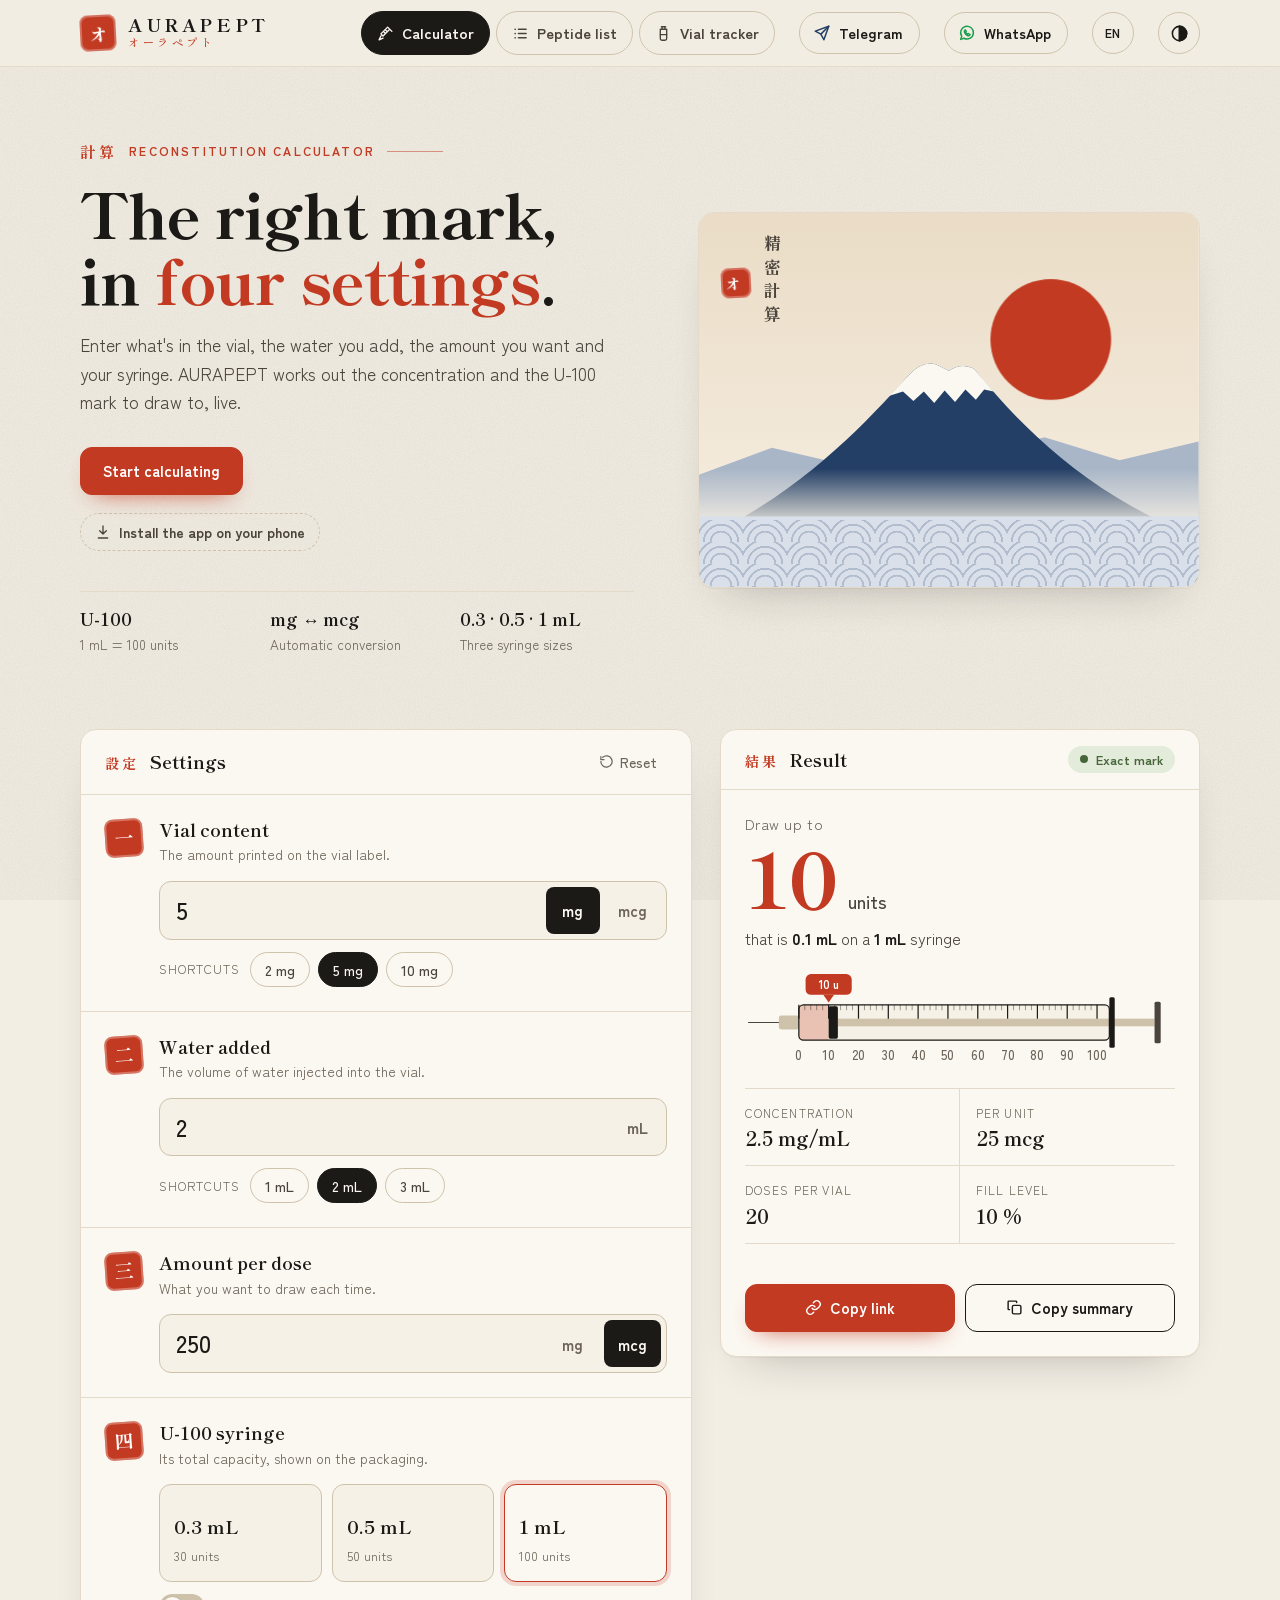
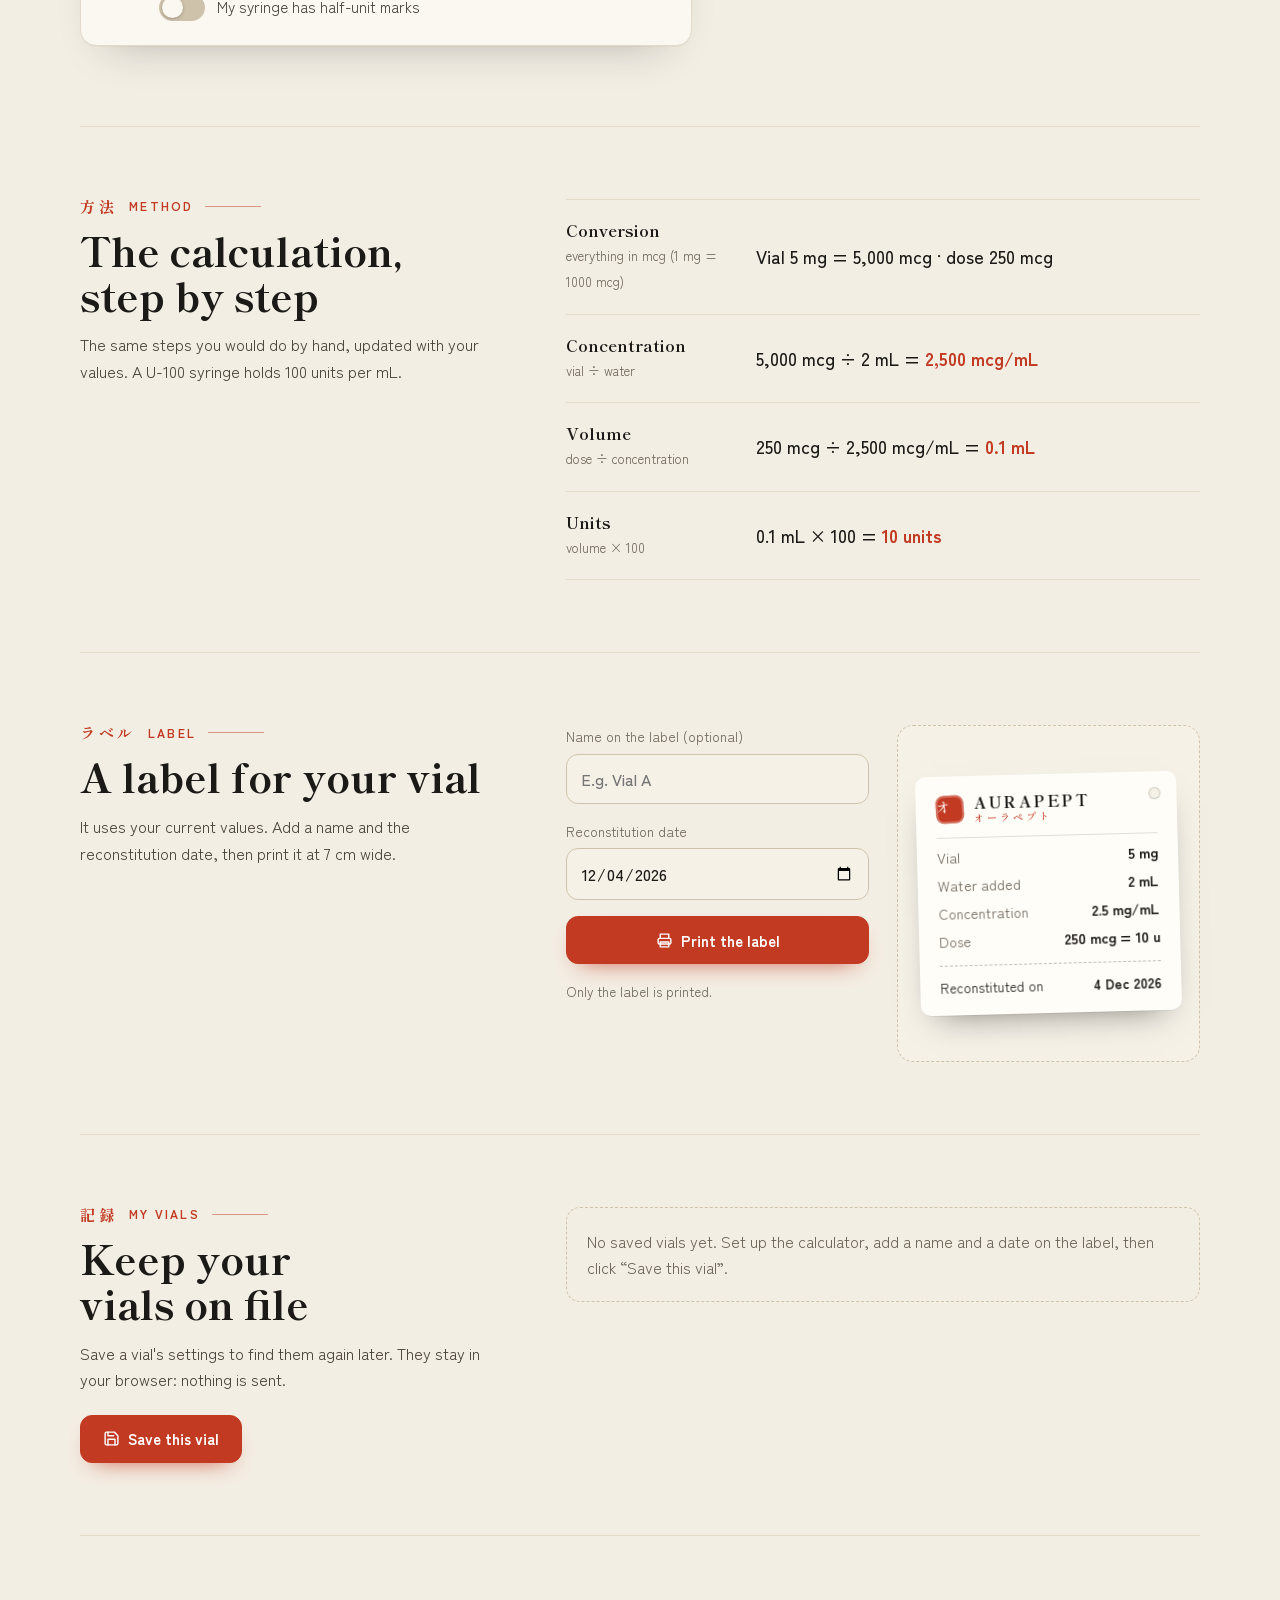
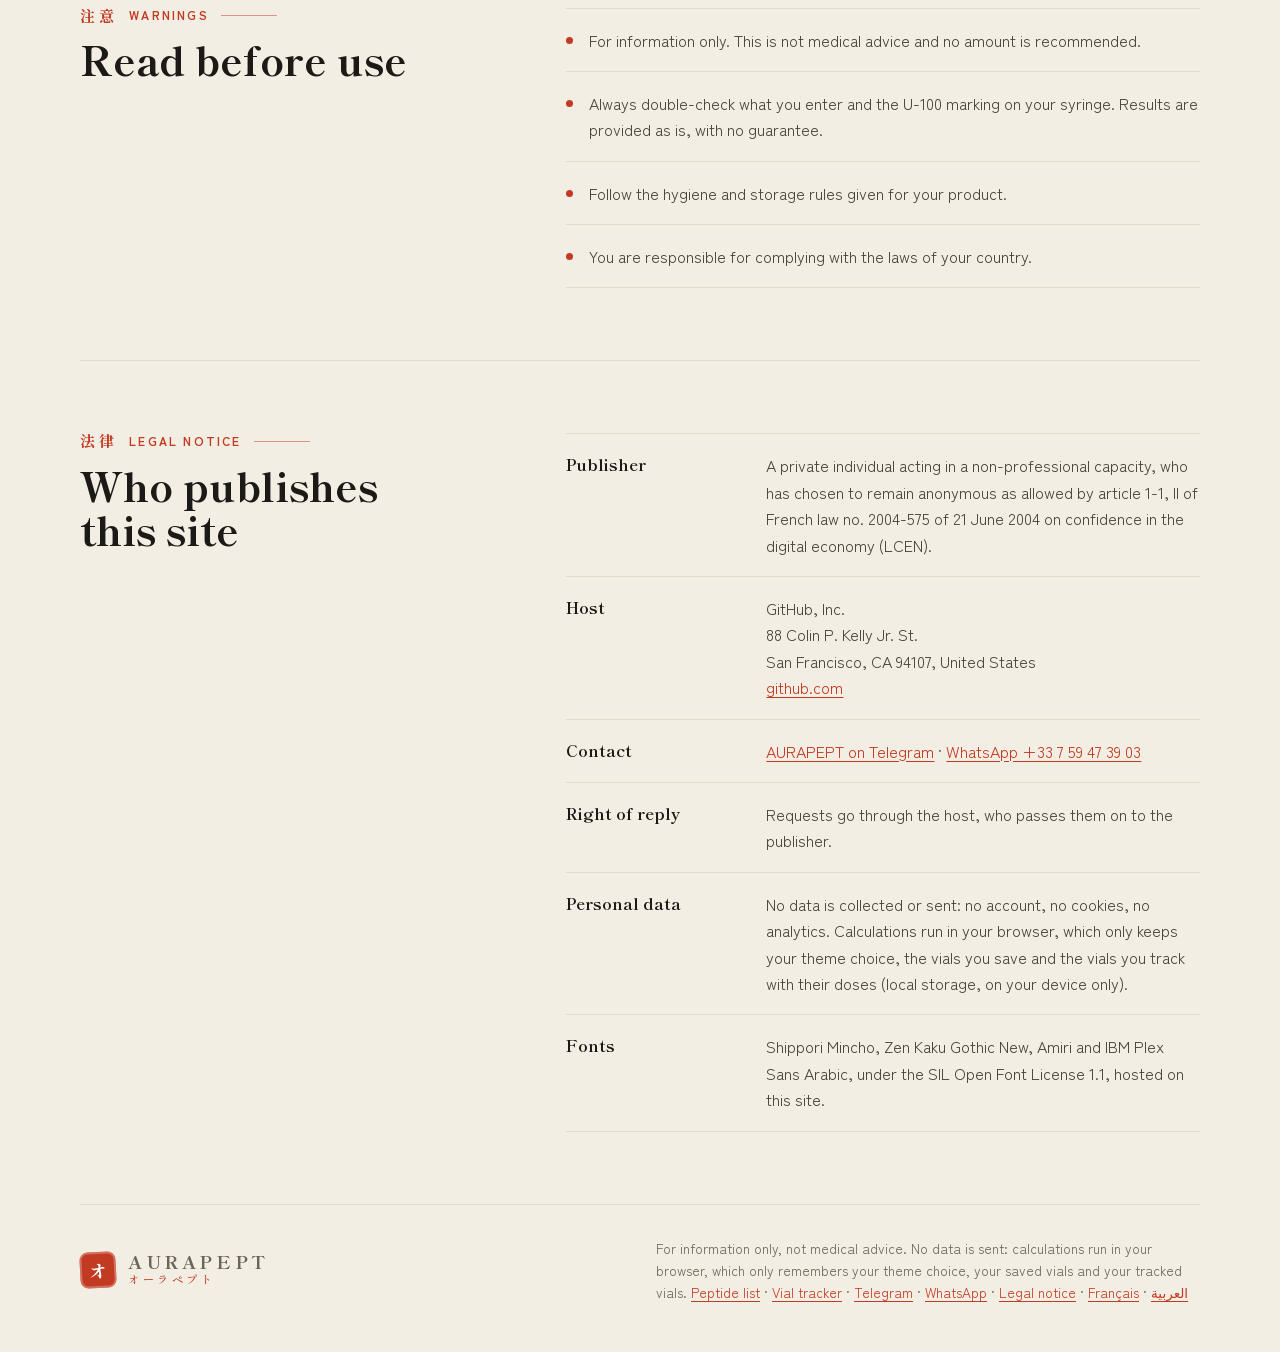
<file: en/index.html>
<!doctype html>
<html lang="en">
<head>
<meta charset="utf-8">
<meta name="viewport" content="width=device-width, initial-scale=1, viewport-fit=cover">
<title>AURAPEPT · Calculator</title>
<meta name="description" content="AURAPEPT reconstitution calculator: concentration and the mark to draw on a U-100 syringe.">
<meta http-equiv="Content-Security-Policy" content="default-src 'none'; script-src 'self'; style-src 'self'; font-src 'self'; img-src 'self' data:; manifest-src 'self'; worker-src 'self'; base-uri 'none'; form-action 'none'; upgrade-insecure-requests">
<meta name="referrer" content="strict-origin-when-cross-origin">
<meta name="theme-color" content="#f3eee4" media="(prefers-color-scheme: light)">
<meta name="theme-color" content="#0f1117" media="(prefers-color-scheme: dark)">
<link rel="canonical" href="https://aurapept.github.io/en/">
<link rel="alternate" hreflang="fr" href="https://aurapept.github.io/">
<link rel="alternate" hreflang="en" href="https://aurapept.github.io/en/">
<link rel="alternate" hreflang="ar" href="https://aurapept.github.io/ar/">
<link rel="alternate" hreflang="x-default" href="https://aurapept.github.io/">
<meta property="og:type" content="website">
<meta property="og:site_name" content="AURAPEPT">
<meta property="og:locale" content="en_US">
<meta property="og:locale:alternate" content="fr_FR">
<meta property="og:locale:alternate" content="ar_AR">
<meta property="og:title" content="AURAPEPT · Reconstitution calculator">
<meta property="og:description" content="The right U-100 mark in four settings: concentration, volume and units to draw.">
<meta property="og:url" content="https://aurapept.github.io/en/">
<meta property="og:image" content="https://aurapept.github.io/assets/og-share-en.png">
<meta property="og:image:type" content="image/png">
<meta property="og:image:width" content="1200">
<meta property="og:image:height" content="630">
<meta property="og:image:alt" content="AURAPEPT logo and Mount Fuji at sunrise, reconstitution calculator">
<meta name="twitter:card" content="summary_large_image">
<meta name="twitter:image" content="https://aurapept.github.io/assets/og-share-en.png">
<link rel="icon" href="../assets/favicon-32.png" sizes="32x32" type="image/png">
<link rel="apple-touch-icon" href="../assets/apple-touch-icon.png">
<link rel="manifest" href="/en/manifest.webmanifest">
<meta name="apple-mobile-web-app-title" content="AURAPEPT">
<meta name="mobile-web-app-capable" content="yes">
<meta name="apple-mobile-web-app-capable" content="yes">
<link rel="preload" href="../assets/fonts/shippori-mincho-800.woff2" as="font" type="font/woff2" crossorigin>
<link rel="preload" href="../assets/fonts/zen-kaku-gothic-new-400.woff2" as="font" type="font/woff2" crossorigin>
<script src="../assets/theme.js"></script>
<script type="application/ld+json">{"@context": "https://schema.org", "@type": "WebApplication", "name": "AURAPEPT · Reconstitution calculator", "url": "https://aurapept.github.io/en/", "inLanguage": "en", "applicationCategory": "UtilitiesApplication", "operatingSystem": "Web", "description": "Reconstitution calculator: concentration and the mark to draw on a U-100 syringe.", "offers": {"@type": "Offer", "price": "0", "priceCurrency": "EUR"}, "isAccessibleForFree": true}</script>
<link rel="stylesheet" href="../assets/style.css">
</head>
<body>
<a class="skip" href="#top">Skip to content</a>

<header class="topbar">
  <div class="wrap">
    <a class="brand" href="#top" aria-label="AURAPEPT, back to top">
      <span class="seal" aria-hidden="true">オ</span>
      <span><span class="brand-name">AURAPEPT</span><span class="brand-kana">オーラペプト</span></span>
    </a>
    <nav class="nav" aria-label="AURAPEPT sites">
      <a href="./" aria-current="page"><svg viewBox="0 0 24 24" width="18" height="18" aria-hidden="true"><path d="m15 3 6 6M18 6l-9.5 9.5-3-3L15 3M5.5 15.5 3 21l5.5-2.5M10 10l1.5 1.5M12.5 7.5 14 9"/></svg>Calculator</a>
      <a href="peptides/"><svg viewBox="0 0 24 24" width="18" height="18" aria-hidden="true"><path d="M9 6h11M9 12h11M9 18h11"/><circle cx="4.5" cy="6" r="1.2"/><circle cx="4.5" cy="12" r="1.2"/><circle cx="4.5" cy="18" r="1.2"/></svg>Peptide list</a>
      <a href="suivi/"><svg viewBox="0 0 24 24" width="18" height="18" aria-hidden="true"><path d="M9 2.5h6M10 2.5V6M14 2.5V6M7.5 6h9v13a2.5 2.5 0 0 1-2.5 2.5h-4A2.5 2.5 0 0 1 7.5 19z"/><path d="M7.5 13.5h9"/></svg>Vial tracker</a>
    </nav>
    <a class="tg-btn" href="https://t.me/+9vQsCb7qMOgwNDRk" target="_blank" rel="noopener noreferrer" aria-label="Join AURAPEPT on Telegram (new tab)">
      <svg viewBox="0 0 24 24" aria-hidden="true"><path d="M21 3 10.5 13.5"/><path d="M21 3 14.5 21l-4-7.5L3 9.5 21 3Z"/></svg><span>Telegram</span>
    </a>
    <a class="tg-btn wa-btn" href="https://wa.me/33759473903" target="_blank" rel="noopener noreferrer" aria-label="Message on WhatsApp at +33 7 59 47 39 03 (new tab)">
      <svg viewBox="0 0 24 24" width="18" height="18" aria-hidden="true"><path d="M20.5 11.6a8.5 8.5 0 0 1-12.6 7.4L3.5 20.5l1.5-4.3a8.5 8.5 0 1 1 15.5-4.6z"/><path d="M9 8.2c.3-.4.7-.4 1-.1l.9 1.6c.2.3.1.7-.2 1l-.5.4c.5 1.1 1.4 2 2.5 2.5l.4-.5c.3-.3.7-.4 1-.2l1.6.9c.3.2.4.7.1 1-.6.8-1.6 1.2-2.6.9a8 8 0 0 1-4.6-4.6c-.3-1 0-2 .4-2.9z"/></svg><span>WhatsApp</span>
    </a>
    <details class="lang" id="langMenu">
      <summary class="lang-btn" aria-label="Language: English. Change language" title="Change language">EN</summary>
      <ul class="lang-list">
        <li><a href="../" hreflang="fr" lang="fr">Français</a></li>
        <li><a href="./" hreflang="en" lang="en" aria-current="page">English</a></li>
        <li><a href="../ar/" hreflang="ar" lang="ar" dir="rtl">العربية</a></li>
      </ul>
    </details>
    <button class="icon-btn" id="themeBtn" type="button" aria-label="Theme"></button>
  </div>
</header>
<nav class="sites wrap" aria-label="AURAPEPT sites">
      <a href="./" aria-current="page"><svg viewBox="0 0 24 24" width="18" height="18" aria-hidden="true"><path d="m15 3 6 6M18 6l-9.5 9.5-3-3L15 3M5.5 15.5 3 21l5.5-2.5M10 10l1.5 1.5M12.5 7.5 14 9"/></svg><span>Calculator</span></a>
      <a href="peptides/"><svg viewBox="0 0 24 24" width="18" height="18" aria-hidden="true"><path d="M9 6h11M9 12h11M9 18h11"/><circle cx="4.5" cy="6" r="1.2"/><circle cx="4.5" cy="12" r="1.2"/><circle cx="4.5" cy="18" r="1.2"/></svg><span>Peptides</span></a>
      <a href="suivi/"><svg viewBox="0 0 24 24" width="18" height="18" aria-hidden="true"><path d="M9 2.5h6M10 2.5V6M14 2.5V6M7.5 6h9v13a2.5 2.5 0 0 1-2.5 2.5h-4A2.5 2.5 0 0 1 7.5 19z"/><path d="M7.5 13.5h9"/></svg><span>Tracker</span></a>
</nav>
<nav class="contact-row wrap" aria-label="Contact">
  <a class="contact-btn" href="https://t.me/+9vQsCb7qMOgwNDRk" target="_blank" rel="noopener noreferrer" aria-label="Join AURAPEPT on Telegram (new tab)"><svg viewBox="0 0 24 24" width="18" height="18" aria-hidden="true"><path d="M21 3 10.5 13.5"/><path d="M21 3 14.5 21l-4-7.5L3 9.5 21 3Z"/></svg><span>Telegram</span></a>
  <a class="contact-btn contact-wa" href="https://wa.me/33759473903" target="_blank" rel="noopener noreferrer" aria-label="Message on WhatsApp at +33 7 59 47 39 03 (new tab)"><svg viewBox="0 0 24 24" width="18" height="18" aria-hidden="true"><path d="M20.5 11.6a8.5 8.5 0 0 1-12.6 7.4L3.5 20.5l1.5-4.3a8.5 8.5 0 1 1 15.5-4.6z"/><path d="M9 8.2c.3-.4.7-.4 1-.1l.9 1.6c.2.3.1.7-.2 1l-.5.4c.5 1.1 1.4 2 2.5 2.5l.4-.5c.3-.3.7-.4 1-.2l1.6.9c.3.2.4.7.1 1-.6.8-1.6 1.2-2.6.9a8 8 0 0 1-4.6-4.6c-.3-1 0-2 .4-2.9z"/></svg><span>WhatsApp</span></a>
</nav>

<main class="wrap" id="top">
  <noscript><p class="noscript">The calculator needs JavaScript. Turn it on in your browser to see the results.</p></noscript>
  <section class="hero">
    <div>
      <p class="eyebrow"><span class="jp">計算</span>Reconstitution calculator</p>
      <h1>The right mark, in <em>four settings</em>.</h1>
      <p class="lead">Enter what's in the vial, the water you add, the amount you want and your syringe. AURAPEPT works out the concentration and the U-100 mark to draw to, live.</p>
      <div class="cta" id="heroCta">
        <a class="btn btn-primary" href="#calculateur">Start calculating</a>
      </div>
      <button class="install-btn" id="installBtn" type="button" hidden>
        <svg viewBox="0 0 24 24" fill="none" stroke="currentColor" stroke-width="2" stroke-linecap="round" stroke-linejoin="round" aria-hidden="true"><path d="M12 3v12M7 10l5 5 5-5"/><path d="M5 21h14"/></svg>
        Install the app on your phone
      </button>
      <ul class="facts">
        <li><b>U-100</b><span>1 mL = 100 units</span></li>
        <li><b>mg ↔ mcg</b><span>Automatic conversion</span></li>
        <li><b>0.3 · 0.5 · 1 mL</b><span>Three syringe sizes</span></li>
      </ul>
    </div>
    <figure class="art" aria-hidden="true">
      <svg viewBox="0 0 480 360" preserveAspectRatio="xMidYMax slice">
        <defs>
          <linearGradient id="sky" x1="0" y1="0" x2="0" y2="1">
            <stop offset="0" class="st-sky-top"/>
            <stop offset="1" class="st-sky-bottom"/>
          </linearGradient>
          <linearGradient id="mist" x1="0" y1="0" x2="0" y2="1">
            <stop offset="0" class="st-mist-0"/>
            <stop offset="1" class="st-mist-1"/>
          </linearGradient>
        </defs>
        <rect width="480" height="360" fill="url(#sky)"/>
        <circle class="sun" cx="338" cy="122" r="58"/>
        <path d="M0 252 L70 226 L130 240 L196 212 L262 234 L332 216 L404 238 L480 220 L480 300 L0 300 Z" class="ar-far"/>
        <path d="M30 300 C110 256 162 200 200 158 Q214 142 228 146 L240 152 Q252 144 264 150 C302 196 356 256 450 300 Z" class="ar-fuji"/>
        <path d="M200 158 Q214 142 228 146 L240 152 Q252 144 264 150 C270 157 276 164 283 172 L274 170 L266 180 L256 170 L246 182 L236 171 L226 183 L216 172 L206 181 L196 172 L183 176 C189 170 194 164 200 158 Z" class="ar-snow"/>
        <rect x="0" y="246" width="480" height="54" fill="url(#mist)"/>
        <rect x="0" y="292" width="480" height="68" class="ar-sea"/>
      </svg>
      <div class="waves"></div>
      <div class="art-tag"><span>精密計算</span><span class="seal">オ</span></div>
    </figure>
  </section>

  <section class="calc" id="calculateur" aria-label="Calculator">
    <div class="panel">
      <div class="panel-head">
        <h2 class="panel-title"><span class="jp">設定</span>Settings</h2>
        <button class="link-btn" id="reset" type="button">
          <svg viewBox="0 0 24 24" fill="none" stroke="currentColor" stroke-width="2" stroke-linecap="round" stroke-linejoin="round" aria-hidden="true"><path d="M3 12a9 9 0 1 0 3-6.7"/><path d="M3 4v5h5"/></svg>
          Reset
        </button>
      </div>
      <ol class="steps">
        <li class="step">
          <div class="step-top">
            <span class="hanko" aria-hidden="true">一</span>
            <div><h3 id="lblVial">Vial content</h3><p>The amount printed on the vial label.</p></div>
          </div>
          <div class="step-body">
            <div class="field">
              <input id="vial" type="text" inputmode="decimal" autocomplete="off" value="5" aria-labelledby="lblVial">
              <div class="seg" data-group="vialUnit" role="group" aria-label="Vial unit">
                <button type="button" data-v="mg" aria-pressed="true">mg</button>
                <button type="button" data-v="mcg" aria-pressed="false">mcg</button>
              </div>
            </div>
            <div class="chips">
              <span class="k">Shortcuts</span>
              <button type="button" class="chip" data-preset="vial" data-value="2" data-unit="mg">2 mg</button>
              <button type="button" class="chip" data-preset="vial" data-value="5" data-unit="mg">5 mg</button>
              <button type="button" class="chip" data-preset="vial" data-value="10" data-unit="mg">10 mg</button>
            </div>
          </div>
        </li>
        <li class="step">
          <div class="step-top">
            <span class="hanko" aria-hidden="true">二</span>
            <div><h3 id="lblWater">Water added</h3><p>The volume of water injected into the vial.</p></div>
          </div>
          <div class="step-body">
            <div class="field">
              <input id="water" type="text" inputmode="decimal" autocomplete="off" value="2" aria-labelledby="lblWater">
              <span class="suffix">mL</span>
            </div>
            <div class="chips">
              <span class="k">Shortcuts</span>
              <button type="button" class="chip" data-preset="water" data-value="1">1 mL</button>
              <button type="button" class="chip" data-preset="water" data-value="2">2 mL</button>
              <button type="button" class="chip" data-preset="water" data-value="3">3 mL</button>
            </div>
          </div>
        </li>
        <li class="step">
          <div class="step-top">
            <span class="hanko" aria-hidden="true">三</span>
            <div><h3 id="lblDose">Amount per dose</h3><p>What you want to draw each time.</p></div>
          </div>
          <div class="step-body">
            <div class="field">
              <input id="dose" type="text" inputmode="decimal" autocomplete="off" value="250" aria-labelledby="lblDose">
              <div class="seg" data-group="doseUnit" role="group" aria-label="Dose unit">
                <button type="button" data-v="mg" aria-pressed="false">mg</button>
                <button type="button" data-v="mcg" aria-pressed="true">mcg</button>
              </div>
            </div>
          </div>
        </li>
        <li class="step">
          <div class="step-top">
            <span class="hanko" aria-hidden="true">四</span>
            <div><h3>U-100 syringe</h3><p>Its total capacity, shown on the packaging.</p></div>
          </div>
          <div class="step-body">
            <div class="syr-opts" data-group="syringe" role="group" aria-label="Syringe capacity">
              <button type="button" class="syr-opt" data-v="0.3" aria-pressed="false">
                <span class="mini"><i></i></span><b>0.3 mL</b><span>30 units</span>
              </button>
              <button type="button" class="syr-opt" data-v="0.5" aria-pressed="false">
                <span class="mini"><i></i></span><b>0.5 mL</b><span>50 units</span>
              </button>
              <button type="button" class="syr-opt" data-v="1" aria-pressed="true">
                <span class="mini"><i></i></span><b>1 mL</b><span>100 units</span>
              </button>
            </div>
            <label class="switch"><input id="half" type="checkbox"> My syringe has half-unit marks</label>
          </div>
        </li>
      </ol>
    </div>

    <section class="panel result" id="resultat" aria-labelledby="resTitle">
      <div class="panel-head">
        <h2 class="panel-title" id="resTitle"><span class="jp">結果</span>Result</h2>
        <span class="pill" id="status" data-tone="idle">Waiting</span>
      </div>
      <div class="result-body">
        <div>
          <p class="sr-only" id="srResult" aria-live="polite"></p>
          <p class="draw-k">Draw up to</p>
          <p class="big"><span id="units">—</span><small>units</small></p>
          <p class="draw-sub">that is <b id="ml">—</b> on a <b id="capText">1 mL</b> syringe</p>
        </div>
        <svg id="syr" viewBox="0 0 560 126" role="img" aria-labelledby="syrTitle">
          <title id="syrTitle">Syringe filled up to the calculated mark</title>
          <defs><clipPath id="barrelClip"><rect x="70" y="44" width="404" height="46" rx="6"/></clipPath></defs>
          <line x1="4" y1="67" x2="46" y2="67" class="needle"/>
          <rect x="44" y="58" width="26" height="18" rx="3" class="hub"/>
          <rect x="70" y="44" width="404" height="46" rx="6" class="barrel-bg"/>
          <g clip-path="url(#barrelClip)"><rect id="liquid" x="70" y="44" width="388" height="46" class="liquid"/></g>
          <g id="plunger">
            <rect x="82" y="62" width="412" height="10" class="rod"/>
            <rect x="494" y="40" width="8" height="54" rx="2" class="thumb"/>
            <rect x="70" y="46" width="12" height="42" rx="2" class="stopper"/>
          </g>
          <g id="scale"></g>
          <rect x="70" y="44" width="404" height="46" rx="6" class="barrel"/>
          <rect x="474" y="34" width="7" height="66" rx="2" class="flange"/>
          <g id="pointer"><path d="M70 41 l-7 -10 h14 z" class="marker-fill"/></g>
          <g id="marker">
            <rect id="markerBox" x="-26" y="4" width="52" height="27" rx="7" class="marker-fill"/>
            <text id="markerText" x="0" y="23" class="marker-text">—</text>
          </g>
        </svg>
        <dl class="stats">
          <div><dt>Concentration</dt><dd id="conc">—</dd></div>
          <div><dt>Per unit</dt><dd id="perUnit">—</dd></div>
          <div><dt>Doses per vial</dt><dd id="count">—</dd></div>
          <div><dt>Fill level</dt><dd id="fillPct">—</dd></div>
        </dl>
        <ul class="notes" id="notes" hidden></ul>
        <div class="actions">
          <button class="btn btn-primary" id="copyLink" type="button">
            <svg viewBox="0 0 24 24" fill="none" stroke="currentColor" stroke-width="2" stroke-linecap="round" stroke-linejoin="round" aria-hidden="true"><path d="M10 13a5 5 0 0 0 7.5.5l3-3a5 5 0 0 0-7-7l-1.7 1.7"/><path d="M14 11a5 5 0 0 0-7.5-.5l-3 3a5 5 0 0 0 7 7l1.7-1.7"/></svg>
            Copy link
          </button>
          <button class="btn" id="copySum" type="button">
            <svg viewBox="0 0 24 24" fill="none" stroke="currentColor" stroke-width="2" stroke-linecap="round" stroke-linejoin="round" aria-hidden="true"><rect x="9" y="9" width="12" height="12" rx="2"/><path d="M5 15H4a1 1 0 0 1-1-1V4a1 1 0 0 1 1-1h10a1 1 0 0 1 1 1v1"/></svg>
            Copy summary
          </button>
        </div>
      </div>
    </section>
  </section>

  <section class="section" id="methode">
    <div>
      <p class="eyebrow"><span class="jp">方法</span>Method</p>
      <h2>The calculation, step by step</h2>
      <p class="intro">The same steps you would do by hand, updated with your values. A U-100 syringe holds 100 units per mL.</p>
    </div>
    <ol class="method">
      <li><div class="lbl"><b>Conversion</b><span>everything in mcg (1 mg = 1000 mcg)</span></div><div class="eq" id="m1">—</div></li>
      <li><div class="lbl"><b>Concentration</b><span>vial ÷ water</span></div><div class="eq" id="m2">—</div></li>
      <li><div class="lbl"><b>Volume</b><span>dose ÷ concentration</span></div><div class="eq" id="m3">—</div></li>
      <li><div class="lbl"><b>Units</b><span>volume × 100</span></div><div class="eq" id="m4">—</div></li>
    </ol>
  </section>

  <section class="section" id="etiquette">
    <div>
      <p class="eyebrow"><span class="jp">ラベル</span>Label</p>
      <h2>A label for your vial</h2>
      <p class="intro">It uses your current values. Add a name and the reconstitution date, then print it at 7 cm wide.</p>
    </div>
    <div class="label-grid">
      <div class="label-tools">
        <div>
          <label for="labelName">Name on the label (optional)</label>
          <input class="text-field" id="labelName" type="text" maxlength="40" placeholder="E.g. Vial A" autocomplete="off">
        </div>
        <div>
          <label for="date">Reconstitution date</label>
          <input class="text-field" id="date" type="date">
        </div>
        <button class="btn btn-primary" id="print" type="button">
          <svg viewBox="0 0 24 24" fill="none" stroke="currentColor" stroke-width="2" stroke-linecap="round" stroke-linejoin="round" aria-hidden="true"><path d="M6 9V3h12v6"/><rect x="3" y="9" width="18" height="8" rx="2"/><path d="M6 14h12v7H6z"/></svg>
          Print the label
        </button>
        <p class="hint">Only the label is printed.</p>
      </div>
      <div class="label-stage">
        <div class="label-card" id="labelCard">
          <div class="label-brand">
            <span class="seal" aria-hidden="true">オ</span>
            <div><b>AURAPEPT</b><span>オーラペプト</span></div>
          </div>
          <p class="label-name" id="lName" hidden></p>
          <dl>
            <dt>Vial</dt><dd id="lVial">—</dd>
            <dt>Water added</dt><dd id="lWater">—</dd>
            <dt>Concentration</dt><dd id="lConc">—</dd>
            <dt>Dose</dt><dd id="lDraw">—</dd>
          </dl>
          <div class="label-date"><span>Reconstituted on</span><b id="lDate">__ ___ ____</b></div>
        </div>
      </div>
    </div>
  </section>

  <section class="section" id="flacons">
    <div>
      <p class="eyebrow"><span class="jp">記録</span>My vials</p>
      <h2>Keep your vials on file</h2>
      <p class="intro">Save a vial's settings to find them again later. They stay in your browser: nothing is sent.</p>
      <button class="btn btn-primary" id="saveVial" type="button">
        <svg viewBox="0 0 24 24" fill="none" stroke="currentColor" stroke-width="2" stroke-linecap="round" stroke-linejoin="round" aria-hidden="true"><path d="M19 21H5a2 2 0 0 1-2-2V5a2 2 0 0 1 2-2h11l5 5v11a2 2 0 0 1-2 2z"/><path d="M17 21v-8H7v8M7 3v5h8"/></svg>
        Save this vial
      </button>
    </div>
    <div class="vials">
      <ul class="vial-list" id="vialList"></ul>
      <p class="vial-empty" id="vialEmpty">No saved vials yet. Set up the calculator, add a name and a date on the label, then click “Save this vial”.</p>
    </div>
  </section>

  <section class="section" id="avertissements">
    <div>
      <p class="eyebrow"><span class="jp">注意</span>Warnings</p>
      <h2>Read before use</h2>
    </div>
    <ul class="warn-list">
      <li>For information only. This is not medical advice and no amount is recommended.</li>
      <li>Always double-check what you enter and the U-100 marking on your syringe. Results are provided as is, with no guarantee.</li>
      <li>Follow the hygiene and storage rules given for your product.</li>
      <li>You are responsible for complying with the laws of your country.</li>
    </ul>
  </section>

  <section class="section" id="mentions">
    <div>
      <p class="eyebrow"><span class="jp">法律</span>Legal notice</p>
      <h2>Who publishes this site</h2>
    </div>
    <dl class="legal">
      <div><dt>Publisher</dt><dd>A private individual acting in a non-professional capacity, who has chosen to remain anonymous as allowed by article 1-1, II of French law no. 2004-575 of 21 June 2004 on confidence in the digital economy (LCEN).</dd></div>
      <div><dt>Host</dt><dd>GitHub, Inc.<br>88 Colin P. Kelly Jr. St.<br>San Francisco, CA 94107, United States<br><a href="https://github.com/">github.com</a></dd></div>
      <div><dt>Contact</dt><dd><a href="https://t.me/+9vQsCb7qMOgwNDRk" target="_blank" rel="noopener noreferrer">AURAPEPT on Telegram</a> · <a href="https://wa.me/33759473903" target="_blank" rel="noopener noreferrer">WhatsApp +33 7 59 47 39 03</a></dd></div>
      <div><dt>Right of reply</dt><dd>Requests go through the host, who passes them on to the publisher.</dd></div>
      <div><dt>Personal data</dt><dd>No data is collected or sent: no account, no cookies, no analytics. Calculations run in your browser, which only keeps your theme choice, the vials you save and the vials you track with their doses (local storage, on your device only).</dd></div>
      <div><dt>Fonts</dt><dd>Shippori Mincho, Zen Kaku Gothic New, Amiri and IBM Plex Sans Arabic, under the SIL Open Font License 1.1, hosted on this site.</dd></div>
    </dl>
  </section>

  <footer class="footer">
    <div class="brand">
      <span class="seal" aria-hidden="true">オ</span>
      <span><span class="brand-name">AURAPEPT</span><span class="brand-kana">オーラペプト</span></span>
    </div>
    <p class="footer-note">For information only, not medical advice. No data is sent: calculations run in your browser, which only remembers your theme choice, your saved vials and your tracked vials. <a href="peptides/">Peptide list</a> · <a href="suivi/">Vial tracker</a> · <a href="https://t.me/+9vQsCb7qMOgwNDRk" target="_blank" rel="noopener noreferrer">Telegram</a> · <a href="https://wa.me/33759473903" target="_blank" rel="noopener noreferrer">WhatsApp</a> · <a href="#mentions">Legal notice</a> · <a href="../" hreflang="fr" lang="fr">Français</a> · <a href="../ar/" hreflang="ar" lang="ar" dir="rtl">العربية</a></p>
  </footer>
</main>

<section class="dock is-hidden" id="dock" aria-label="Quick result">
  <div><span class="k">Draw</span><b id="dockUnits">—</b><span class="ml" id="dockMl"></span></div>
  <a href="#resultat">See details</a>
</section>
<div class="toast" id="toast" role="status" aria-live="polite"></div>

<script src="../assets/app.js"></script>
</body>
</html>
</file>
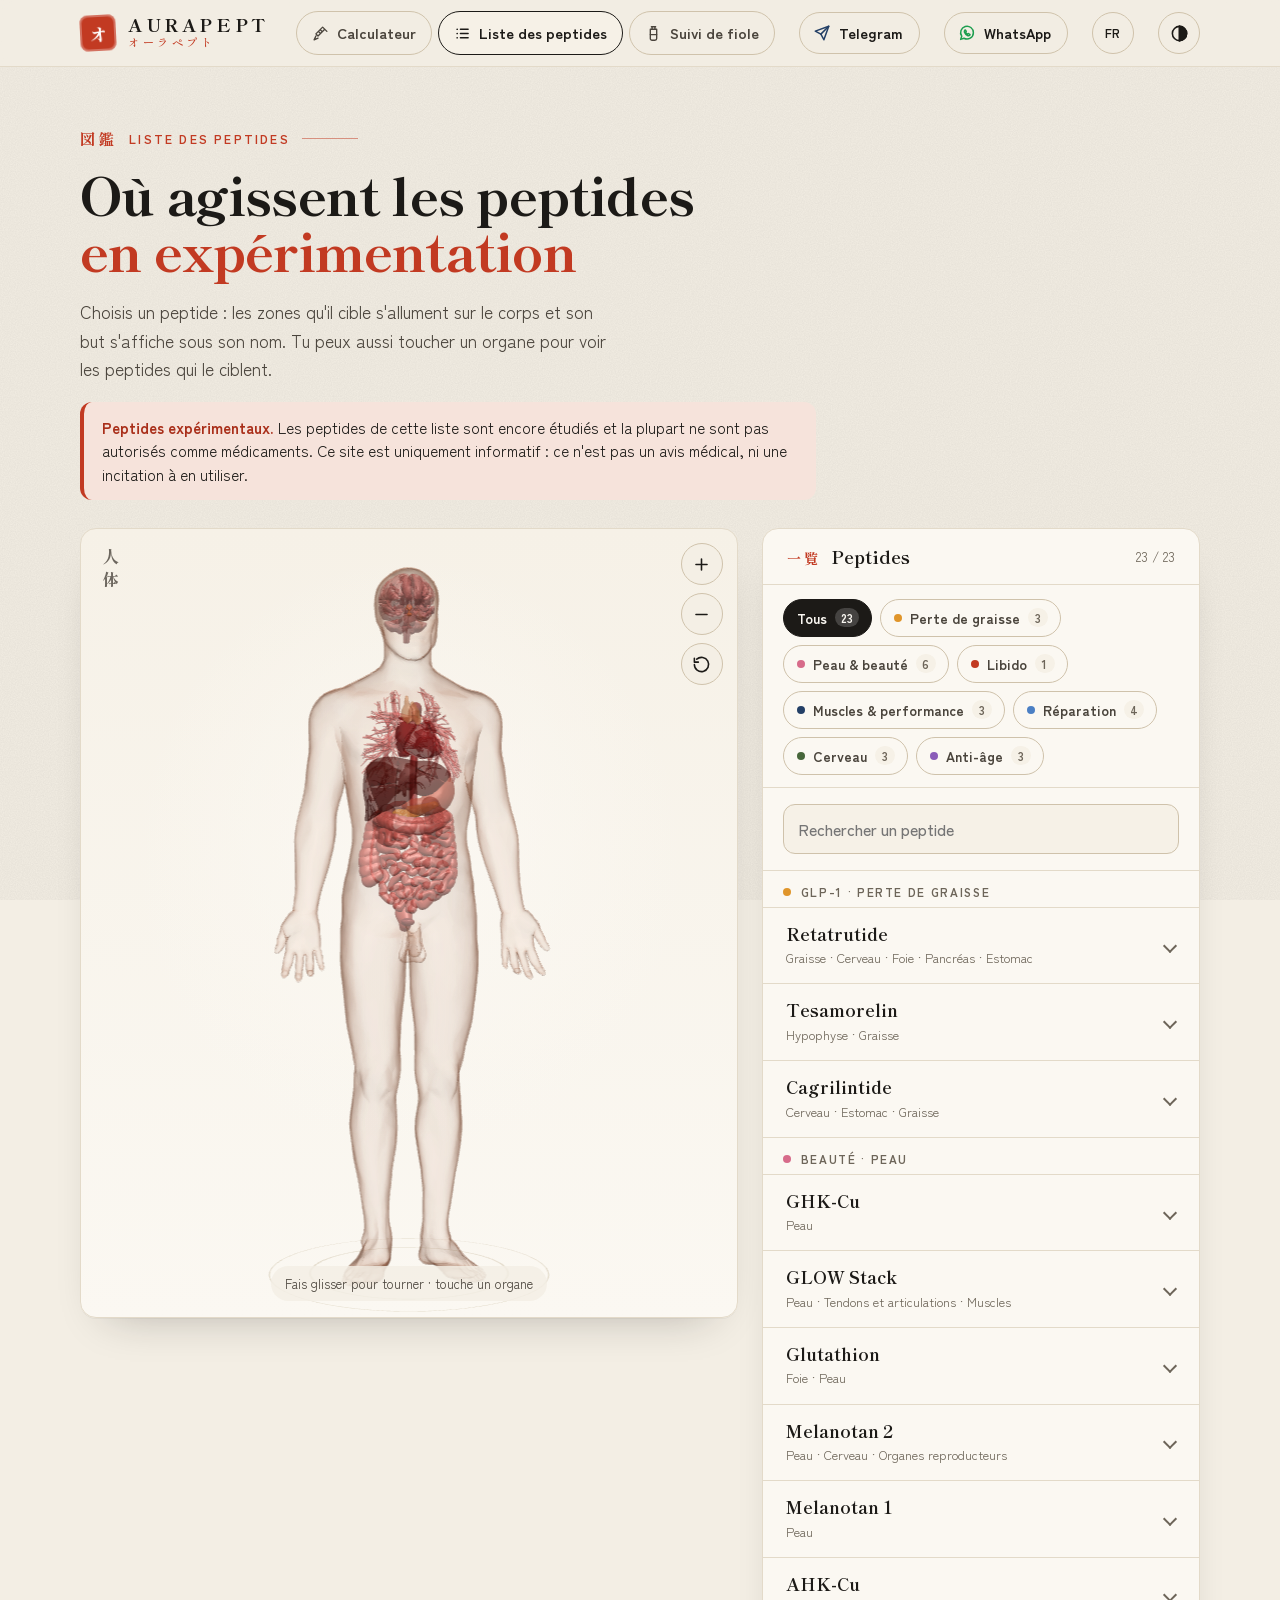
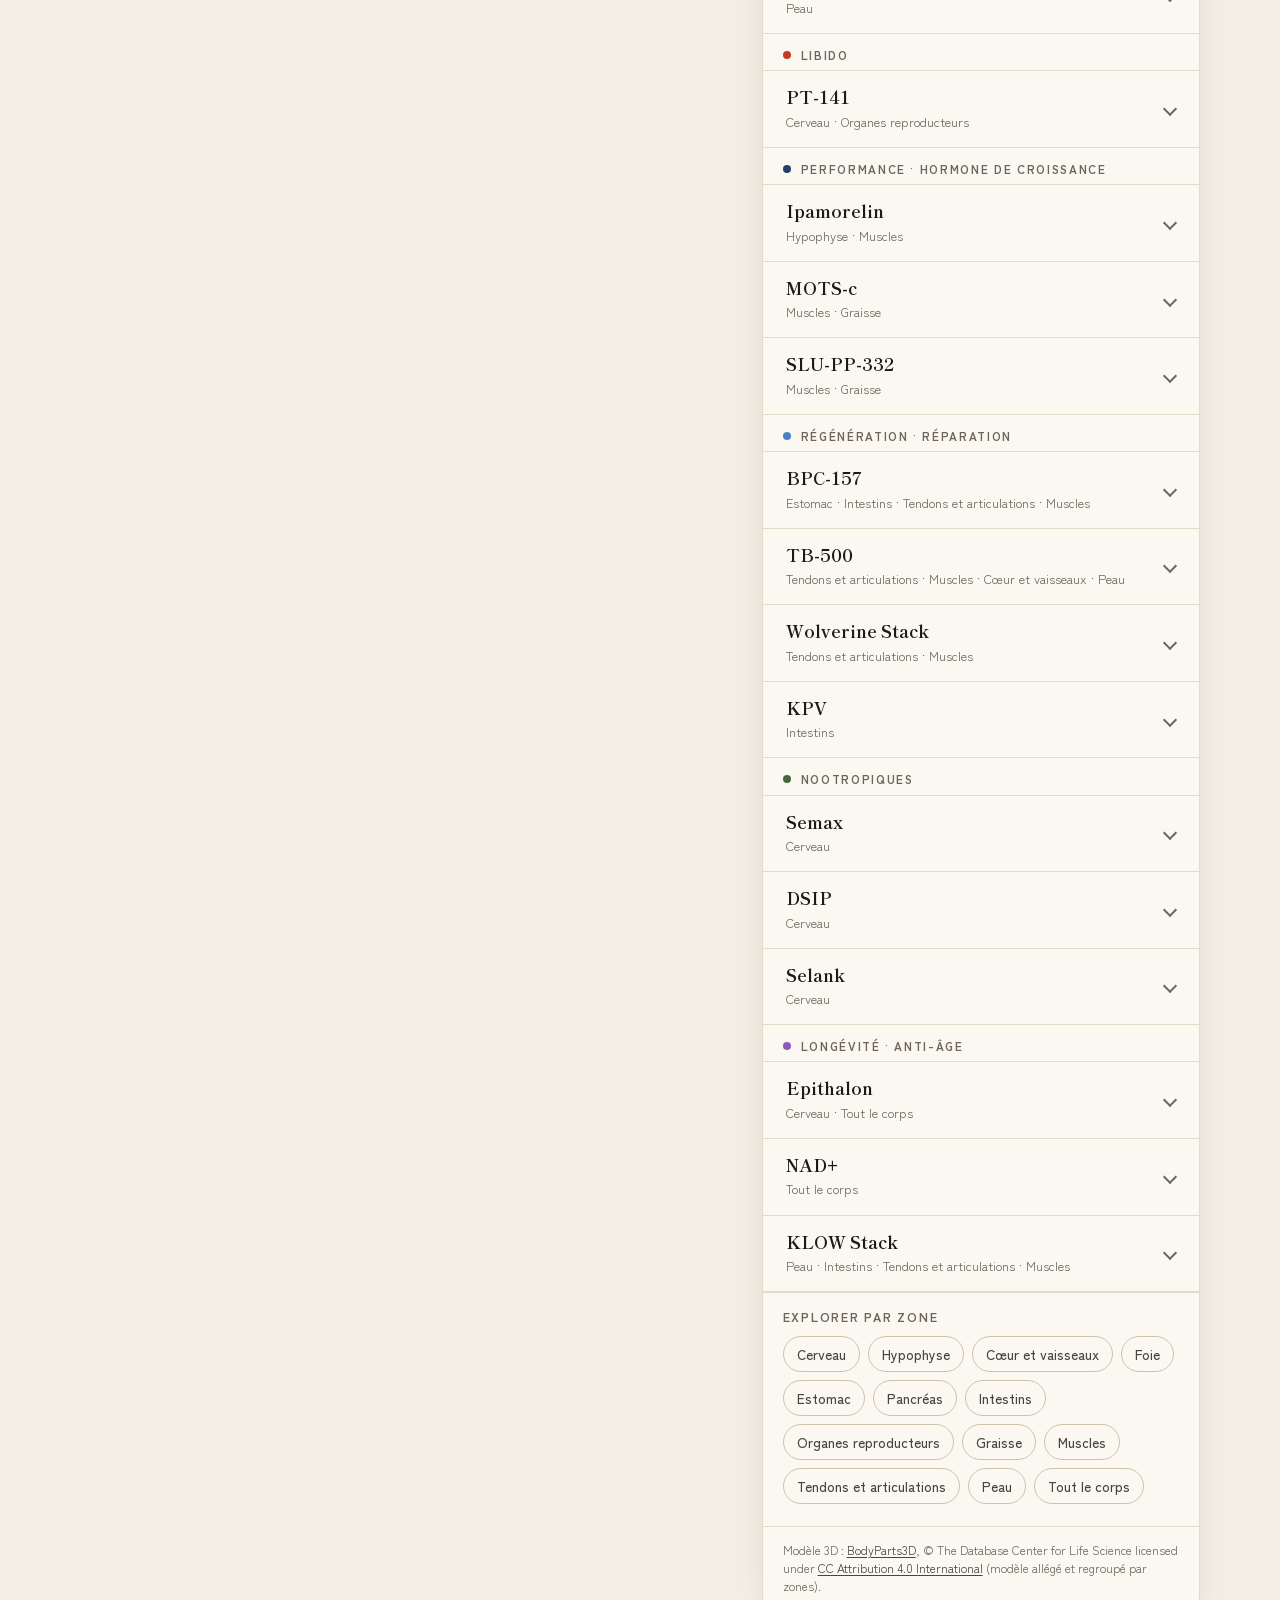
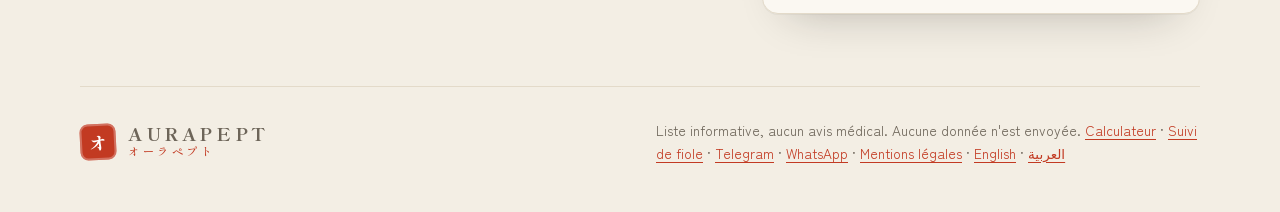
<file: peptides/index.html>
<!doctype html>
<html lang="fr">
<head>
<meta charset="utf-8">
<meta name="viewport" content="width=device-width, initial-scale=1, viewport-fit=cover">
<title>AURAPEPT · Liste des peptides</title>
<meta name="description" content="Liste AURAPEPT : les peptides en expérimentation, avec un corps en 3D pour voir où ils agissent et une explication simple de leur but.">
<meta http-equiv="Content-Security-Policy" content="default-src 'none'; script-src 'self'; style-src 'self'; font-src 'self'; img-src 'self' data:; connect-src 'self'; manifest-src 'self'; worker-src 'self'; base-uri 'none'; form-action 'none'; upgrade-insecure-requests">
<meta name="referrer" content="strict-origin-when-cross-origin">
<meta name="theme-color" content="#f3eee4" media="(prefers-color-scheme: light)">
<meta name="theme-color" content="#0f1117" media="(prefers-color-scheme: dark)">
<link rel="canonical" href="https://aurapept.github.io/peptides/">
<link rel="alternate" hreflang="fr" href="https://aurapept.github.io/peptides/">
<link rel="alternate" hreflang="en" href="https://aurapept.github.io/en/peptides/">
<link rel="alternate" hreflang="ar" href="https://aurapept.github.io/ar/peptides/">
<link rel="alternate" hreflang="x-default" href="https://aurapept.github.io/peptides/">
<meta property="og:type" content="website">
<meta property="og:site_name" content="AURAPEPT">
<meta property="og:locale" content="fr_FR">
<meta property="og:locale:alternate" content="en_US">
<meta property="og:locale:alternate" content="ar_AR">
<meta property="og:title" content="AURAPEPT · Liste des peptides">
<meta property="og:description" content="Un corps en 3D pour voir où agissent les peptides en expérimentation.">
<meta property="og:url" content="https://aurapept.github.io/peptides/">
<meta property="og:image" content="https://aurapept.github.io/assets/og-liste.png">
<meta property="og:image:type" content="image/png">
<meta property="og:image:width" content="1200">
<meta property="og:image:height" content="630">
<meta property="og:image:alt" content="Liste AURAPEPT : corps humain en 3D avec ses organes et les familles de peptides">
<meta name="twitter:card" content="summary_large_image">
<meta name="twitter:image" content="https://aurapept.github.io/assets/og-liste.png">
<link rel="icon" href="../assets/favicon-32.png" sizes="32x32" type="image/png">
<link rel="apple-touch-icon" href="../assets/apple-touch-icon.png">
<link rel="manifest" href="/manifest.webmanifest">
<meta name="apple-mobile-web-app-title" content="AURAPEPT">
<meta name="mobile-web-app-capable" content="yes">
<meta name="apple-mobile-web-app-capable" content="yes">
<link rel="preload" href="../assets/fonts/shippori-mincho-800.woff2" as="font" type="font/woff2" crossorigin>
<link rel="preload" href="../assets/fonts/zen-kaku-gothic-new-400.woff2" as="font" type="font/woff2" crossorigin>
<link rel="modulepreload" href="vendor/three.module.min.js">
<link rel="modulepreload" href="data.js">
<link rel="preload" href="corps/base.bin" as="fetch" type="application/octet-stream" crossorigin>
<script src="../assets/theme.js"></script>
<link rel="stylesheet" href="../assets/style.css">
<link rel="stylesheet" href="peptides.css">
<script type="module" src="peptides.js"></script>
</head>
<body>
<a class="skip" href="#top">Aller au contenu</a>

<header class="topbar">
  <div class="wrap">
    <a class="brand" href="../" aria-label="AURAPEPT, retour au calculateur">
      <span class="seal" aria-hidden="true">オ</span>
      <span><span class="brand-name">AURAPEPT</span><span class="brand-kana">オーラペプト</span></span>
    </a>
    <nav class="nav" aria-label="Sites AURAPEPT">
      <a href="../"><svg viewBox="0 0 24 24" width="18" height="18" aria-hidden="true"><path d="m15 3 6 6M18 6l-9.5 9.5-3-3L15 3M5.5 15.5 3 21l5.5-2.5M10 10l1.5 1.5M12.5 7.5 14 9"/></svg>Calculateur</a>
      <a href="./" aria-current="page"><svg viewBox="0 0 24 24" width="18" height="18" aria-hidden="true"><path d="M9 6h11M9 12h11M9 18h11"/><circle cx="4.5" cy="6" r="1.2"/><circle cx="4.5" cy="12" r="1.2"/><circle cx="4.5" cy="18" r="1.2"/></svg>Liste des peptides</a>
      <a href="../suivi/"><svg viewBox="0 0 24 24" width="18" height="18" aria-hidden="true"><path d="M9 2.5h6M10 2.5V6M14 2.5V6M7.5 6h9v13a2.5 2.5 0 0 1-2.5 2.5h-4A2.5 2.5 0 0 1 7.5 19z"/><path d="M7.5 13.5h9"/></svg>Suivi de fiole</a>
    </nav>
    <a class="tg-btn" href="https://t.me/+9vQsCb7qMOgwNDRk" target="_blank" rel="noopener noreferrer" aria-label="Rejoindre AURAPEPT sur Telegram (nouvel onglet)">
      <svg viewBox="0 0 24 24" aria-hidden="true"><path d="M21 3 10.5 13.5"/><path d="M21 3 14.5 21l-4-7.5L3 9.5 21 3Z"/></svg><span>Telegram</span>
    </a>
    <a class="tg-btn wa-btn" href="https://wa.me/33759473903" target="_blank" rel="noopener noreferrer" aria-label="Écrire sur WhatsApp au +33 7 59 47 39 03 (nouvel onglet)">
      <svg viewBox="0 0 24 24" width="18" height="18" aria-hidden="true"><path d="M20.5 11.6a8.5 8.5 0 0 1-12.6 7.4L3.5 20.5l1.5-4.3a8.5 8.5 0 1 1 15.5-4.6z"/><path d="M9 8.2c.3-.4.7-.4 1-.1l.9 1.6c.2.3.1.7-.2 1l-.5.4c.5 1.1 1.4 2 2.5 2.5l.4-.5c.3-.3.7-.4 1-.2l1.6.9c.3.2.4.7.1 1-.6.8-1.6 1.2-2.6.9a8 8 0 0 1-4.6-4.6c-.3-1 0-2 .4-2.9z"/></svg><span>WhatsApp</span>
    </a>
    <details class="lang" id="langMenu">
      <summary class="lang-btn" aria-label="Langue : français. Changer de langue" title="Changer de langue">FR</summary>
      <ul class="lang-list">
        <li><a href="./" hreflang="fr" lang="fr" aria-current="page">Français</a></li>
        <li><a href="../en/peptides/" hreflang="en" lang="en">English</a></li>
        <li><a href="../ar/peptides/" hreflang="ar" lang="ar" dir="rtl">العربية</a></li>
      </ul>
    </details>
    <button class="icon-btn" id="themeBtn" type="button" aria-label="Thème"></button>
  </div>
</header>
<nav class="sites wrap" aria-label="Sites AURAPEPT">
      <a href="../"><svg viewBox="0 0 24 24" width="18" height="18" aria-hidden="true"><path d="m15 3 6 6M18 6l-9.5 9.5-3-3L15 3M5.5 15.5 3 21l5.5-2.5M10 10l1.5 1.5M12.5 7.5 14 9"/></svg><span>Calculateur</span></a>
      <a href="./" aria-current="page"><svg viewBox="0 0 24 24" width="18" height="18" aria-hidden="true"><path d="M9 6h11M9 12h11M9 18h11"/><circle cx="4.5" cy="6" r="1.2"/><circle cx="4.5" cy="12" r="1.2"/><circle cx="4.5" cy="18" r="1.2"/></svg><span>Peptides</span></a>
      <a href="../suivi/"><svg viewBox="0 0 24 24" width="18" height="18" aria-hidden="true"><path d="M9 2.5h6M10 2.5V6M14 2.5V6M7.5 6h9v13a2.5 2.5 0 0 1-2.5 2.5h-4A2.5 2.5 0 0 1 7.5 19z"/><path d="M7.5 13.5h9"/></svg><span>Suivi</span></a>
</nav>
<nav class="contact-row wrap" aria-label="Contact">
  <a class="contact-btn" href="https://t.me/+9vQsCb7qMOgwNDRk" target="_blank" rel="noopener noreferrer" aria-label="Rejoindre AURAPEPT sur Telegram (nouvel onglet)"><svg viewBox="0 0 24 24" width="18" height="18" aria-hidden="true"><path d="M21 3 10.5 13.5"/><path d="M21 3 14.5 21l-4-7.5L3 9.5 21 3Z"/></svg><span>Telegram</span></a>
  <a class="contact-btn contact-wa" href="https://wa.me/33759473903" target="_blank" rel="noopener noreferrer" aria-label="Écrire sur WhatsApp au +33 7 59 47 39 03 (nouvel onglet)"><svg viewBox="0 0 24 24" width="18" height="18" aria-hidden="true"><path d="M20.5 11.6a8.5 8.5 0 0 1-12.6 7.4L3.5 20.5l1.5-4.3a8.5 8.5 0 1 1 15.5-4.6z"/><path d="M9 8.2c.3-.4.7-.4 1-.1l.9 1.6c.2.3.1.7-.2 1l-.5.4c.5 1.1 1.4 2 2.5 2.5l.4-.5c.3-.3.7-.4 1-.2l1.6.9c.3.2.4.7.1 1-.6.8-1.6 1.2-2.6.9a8 8 0 0 1-4.6-4.6c-.3-1 0-2 .4-2.9z"/></svg><span>WhatsApp</span></a>
</nav>

<main class="wrap" id="top">
  <noscript><p class="noscript">La liste a besoin de JavaScript. Active-le dans ton navigateur pour voir le corps en 3D et les peptides.</p></noscript>

  <section class="atlas-head">
    <p class="eyebrow"><span class="jp">図鑑</span>Liste des peptides</p>
    <h1>Où agissent les peptides <em>en expérimentation</em></h1>
    <p class="lead">Choisis un peptide : les zones qu'il cible s'allument sur le corps et son but s'affiche sous son nom. Tu peux aussi toucher un organe pour voir les peptides qui le ciblent.</p>
    <p class="exp-banner" role="note"><b>Peptides expérimentaux.</b> Les peptides de cette liste sont encore étudiés et la plupart ne sont pas autorisés comme médicaments. Ce site est uniquement informatif : ce n'est pas un avis médical, ni une incitation à en utiliser.</p>
  </section>

  <section class="atlas" id="atlas" aria-label="Corps en 3D et liste des peptides">
    <div class="stage panel">
      <canvas id="body3d" role="img" aria-label="Corps humain en 3D. Les zones ciblées par le peptide choisi s'allument. Fais glisser pour tourner."></canvas>
      <div class="labels" id="labels" aria-hidden="true"></div>
      <span class="stage-tag" aria-hidden="true">人体</span>
      <p class="stage-loading" id="loading" role="status">Chargement du corps…</p>
      <p class="stage-hint" id="hint">Fais glisser pour tourner · touche un organe</p>
      <div class="stage-tools" id="stageTools">
        <button class="icon-btn" id="zoomIn" type="button" aria-label="Zoomer" title="Zoomer">
          <svg viewBox="0 0 24 24" fill="none" stroke="currentColor" stroke-width="2" stroke-linecap="round" aria-hidden="true"><path d="M12 5v14M5 12h14"/></svg>
        </button>
        <button class="icon-btn" id="zoomOut" type="button" aria-label="Dézoomer" title="Dézoomer">
          <svg viewBox="0 0 24 24" fill="none" stroke="currentColor" stroke-width="2" stroke-linecap="round" aria-hidden="true"><path d="M5 12h14"/></svg>
        </button>
        <button class="icon-btn" id="resetView" type="button" aria-label="Recentrer le corps" title="Recentrer">
          <svg viewBox="0 0 24 24" fill="none" stroke="currentColor" stroke-width="2" stroke-linecap="round" stroke-linejoin="round" aria-hidden="true"><path d="M3 12a9 9 0 1 0 3-6.7"/><path d="M3 4v5h5"/></svg>
        </button>
      </div>
      <p class="stage-fallback" id="fallback" hidden>La vue 3D n'est pas disponible sur cet appareil. La liste et les explications restent utilisables.</p>
    </div>

    <div class="list-panel panel">
      <div class="panel-head">
        <h2 class="panel-title"><span class="jp">一覧</span>Peptides</h2>
        <span class="count" id="count"></span>
      </div>
      <div class="fam" id="famChips" role="group" aria-label="Familles de peptides"></div>
      <div class="list-tools">
        <label class="sr-only" for="search">Rechercher un peptide</label>
        <input class="text-field" id="search" type="search" placeholder="Rechercher un peptide" autocomplete="off">
        <div class="zone-filter" id="zoneFilter" hidden>
          <span>Zone : <b id="zoneFilterName"></b></span>
          <button class="link-btn" id="clearZone" type="button">Tout afficher</button>
        </div>
      </div>
      <ul class="pep-list" id="pepList"></ul>
      <p class="empty" id="emptyState" hidden></p>
      <div class="zones-explore">
        <h3>Explorer par zone</h3>
        <div class="zchips" id="zoneChips"></div>
      </div>
      <p class="credit">Modèle 3D : <a href="https://dbarchive.biosciencedbc.jp/en/bodyparts3d/download.html" target="_blank" rel="noopener noreferrer">BodyParts3D</a>, © The Database Center for Life Science licensed under <a href="https://creativecommons.org/licenses/by/4.0/deed.fr" target="_blank" rel="noopener noreferrer">CC Attribution 4.0 International</a> (modèle allégé et regroupé par zones).</p>
    </div>
  </section>

  <footer class="footer">
    <div class="brand">
      <span class="seal" aria-hidden="true">オ</span>
      <span><span class="brand-name">AURAPEPT</span><span class="brand-kana">オーラペプト</span></span>
    </div>
    <p class="footer-note">Liste informative, aucun avis médical. Aucune donnée n'est envoyée. <a href="../">Calculateur</a> · <a href="../suivi/">Suivi de fiole</a> · <a href="https://t.me/+9vQsCb7qMOgwNDRk" target="_blank" rel="noopener noreferrer">Telegram</a> · <a href="https://wa.me/33759473903" target="_blank" rel="noopener noreferrer">WhatsApp</a> · <a href="../#mentions">Mentions légales</a> · <a href="../en/peptides/" hreflang="en" lang="en">English</a> · <a href="../ar/peptides/" hreflang="ar" lang="ar" dir="rtl">العربية</a></p>
  </footer>
</main>
</body>
</html>
</file>
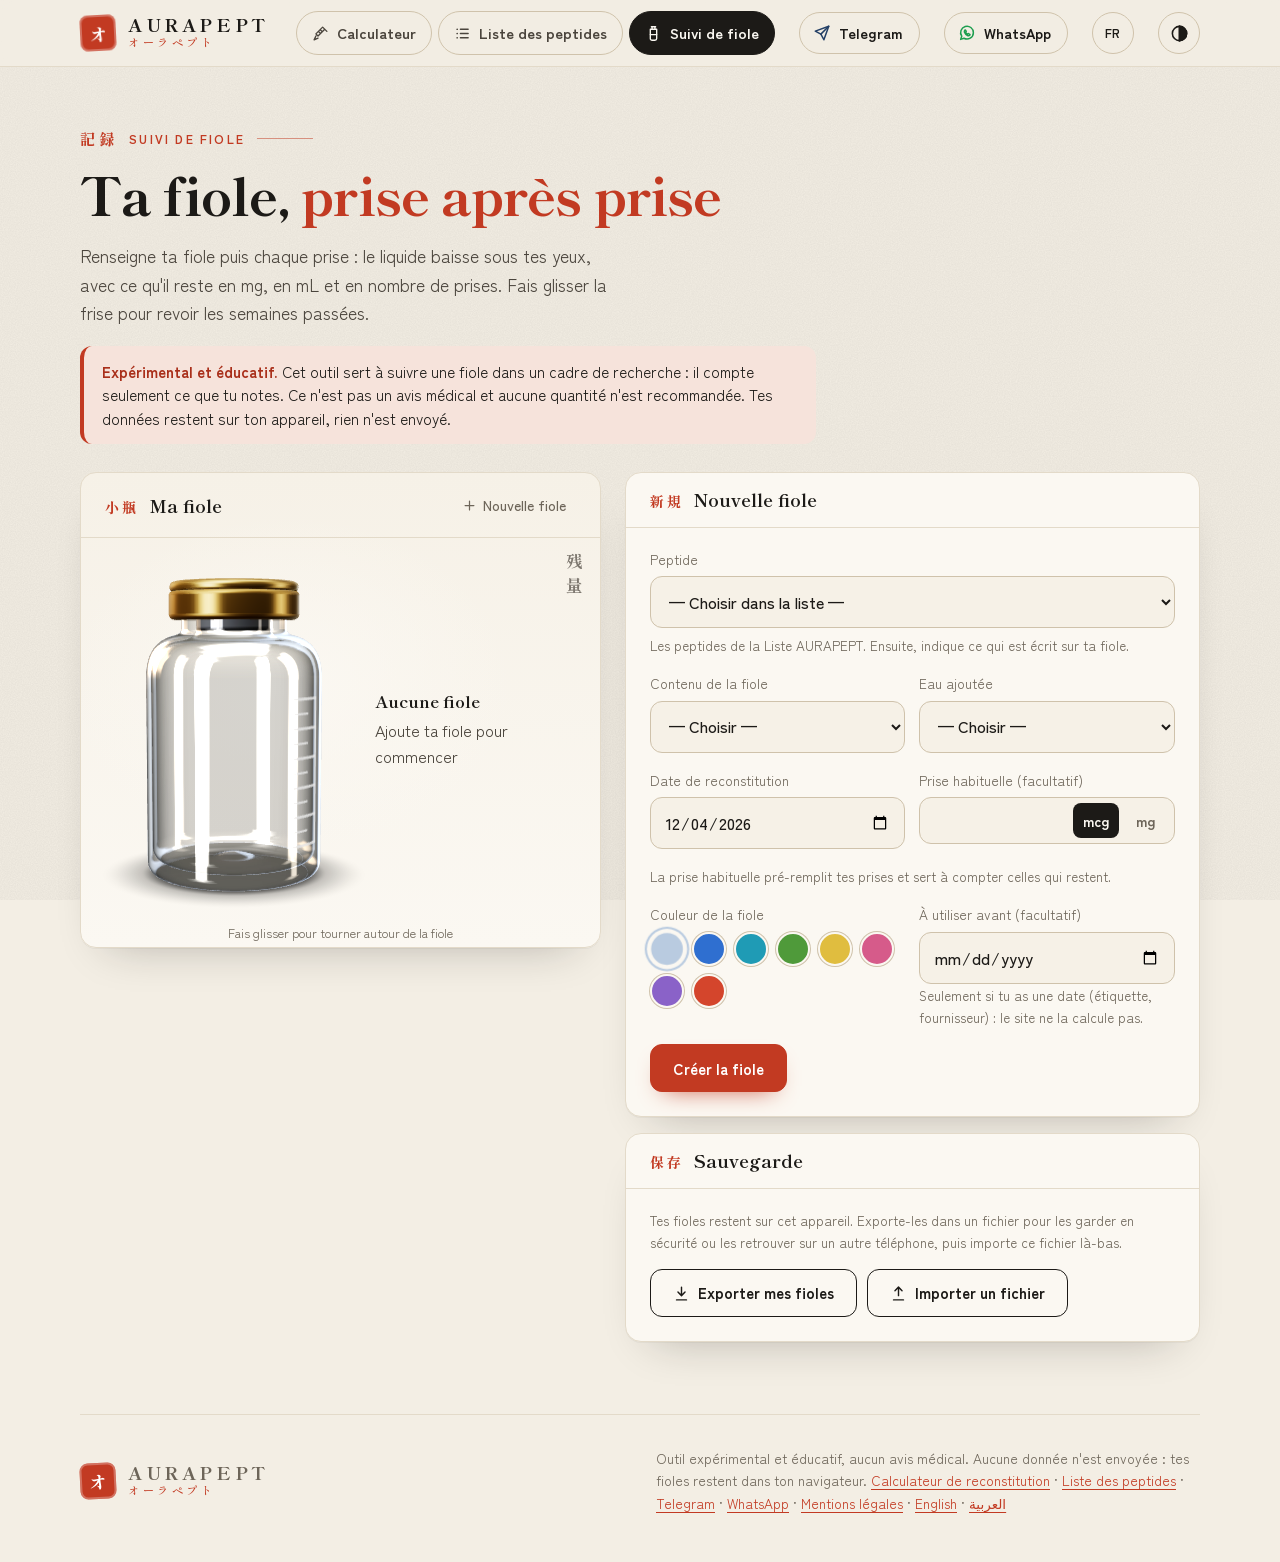
<file: suivi/index.html>
<!doctype html>
<html lang="fr">
<head>
<meta charset="utf-8">
<meta name="viewport" content="width=device-width, initial-scale=1, viewport-fit=cover">
<title>AURAPEPT · Suivi de fiole</title>
<meta name="description" content="Suivi de fiole AURAPEPT : note chaque prise et regarde la fiole se vider, avec ce qu'il reste en mg, en mL et en nombre de prises.">
<meta http-equiv="Content-Security-Policy" content="default-src 'none'; script-src 'self'; style-src 'self'; font-src 'self'; img-src 'self' data:; manifest-src 'self'; worker-src 'self'; base-uri 'none'; form-action 'none'; upgrade-insecure-requests">
<meta name="referrer" content="strict-origin-when-cross-origin">
<meta name="theme-color" content="#f3eee4" media="(prefers-color-scheme: light)">
<meta name="theme-color" content="#0f1117" media="(prefers-color-scheme: dark)">
<link rel="canonical" href="https://aurapept.github.io/suivi/">
<link rel="alternate" hreflang="fr" href="https://aurapept.github.io/suivi/">
<link rel="alternate" hreflang="en" href="https://aurapept.github.io/en/suivi/">
<link rel="alternate" hreflang="ar" href="https://aurapept.github.io/ar/suivi/">
<link rel="alternate" hreflang="x-default" href="https://aurapept.github.io/suivi/">
<meta property="og:type" content="website">
<meta property="og:site_name" content="AURAPEPT">
<meta property="og:locale" content="fr_FR">
<meta property="og:locale:alternate" content="en_US">
<meta property="og:locale:alternate" content="ar_AR">
<meta property="og:title" content="AURAPEPT · Suivi de fiole">
<meta property="og:description" content="Une fiole interactive qui se vide prise après prise, semaine après semaine.">
<meta property="og:url" content="https://aurapept.github.io/suivi/">
<meta property="og:image" content="https://aurapept.github.io/assets/og-suivi.png">
<meta property="og:image:type" content="image/png">
<meta property="og:image:width" content="1200">
<meta property="og:image:height" content="630">
<meta property="og:image:alt" content="Fiole AURAPEPT à moitié pleine, avec le reste en mg et en mL">
<meta name="twitter:card" content="summary_large_image">
<meta name="twitter:image" content="https://aurapept.github.io/assets/og-suivi.png">
<link rel="icon" href="../assets/favicon-32.png" sizes="32x32" type="image/png">
<link rel="apple-touch-icon" href="../assets/apple-touch-icon.png">
<link rel="manifest" href="/manifest.webmanifest">
<meta name="apple-mobile-web-app-title" content="AURAPEPT">
<meta name="mobile-web-app-capable" content="yes">
<meta name="apple-mobile-web-app-capable" content="yes">
<link rel="preload" href="../assets/fonts/shippori-mincho-800.woff2" as="font" type="font/woff2" crossorigin>
<link rel="preload" href="../assets/fonts/zen-kaku-gothic-new-400.woff2" as="font" type="font/woff2" crossorigin>
<script src="../assets/theme.js"></script>
<link rel="stylesheet" href="../assets/style.css">
<link rel="stylesheet" href="suivi.css">
<link rel="modulepreload" href="../peptides/vendor/three.module.min.js">
<link rel="modulepreload" href="../suivi/fiole3d.js">
<link rel="modulepreload" href="../suivi/etagere3d.js">
<script src="suivi.js" defer></script>
</head>
<body>
<a class="skip" href="#top">Aller au contenu</a>

<header class="topbar">
  <div class="wrap">
    <a class="brand" href="../" aria-label="AURAPEPT, retour au calculateur">
      <span class="seal" aria-hidden="true">オ</span>
      <span><span class="brand-name">AURAPEPT</span><span class="brand-kana">オーラペプト</span></span>
    </a>
    <nav class="nav" aria-label="Sites AURAPEPT">
      <a href="../"><svg viewBox="0 0 24 24" width="18" height="18" aria-hidden="true"><path d="m15 3 6 6M18 6l-9.5 9.5-3-3L15 3M5.5 15.5 3 21l5.5-2.5M10 10l1.5 1.5M12.5 7.5 14 9"/></svg>Calculateur</a>
      <a href="../peptides/"><svg viewBox="0 0 24 24" width="18" height="18" aria-hidden="true"><path d="M9 6h11M9 12h11M9 18h11"/><circle cx="4.5" cy="6" r="1.2"/><circle cx="4.5" cy="12" r="1.2"/><circle cx="4.5" cy="18" r="1.2"/></svg>Liste des peptides</a>
      <a href="./" aria-current="page"><svg viewBox="0 0 24 24" width="18" height="18" aria-hidden="true"><path d="M9 2.5h6M10 2.5V6M14 2.5V6M7.5 6h9v13a2.5 2.5 0 0 1-2.5 2.5h-4A2.5 2.5 0 0 1 7.5 19z"/><path d="M7.5 13.5h9"/></svg>Suivi de fiole</a>
    </nav>
    <a class="tg-btn" href="https://t.me/+9vQsCb7qMOgwNDRk" target="_blank" rel="noopener noreferrer" aria-label="Rejoindre AURAPEPT sur Telegram (nouvel onglet)">
      <svg viewBox="0 0 24 24" aria-hidden="true"><path d="M21 3 10.5 13.5"/><path d="M21 3 14.5 21l-4-7.5L3 9.5 21 3Z"/></svg><span>Telegram</span>
    </a>
    <a class="tg-btn wa-btn" href="https://wa.me/33759473903" target="_blank" rel="noopener noreferrer" aria-label="Écrire sur WhatsApp au +33 7 59 47 39 03 (nouvel onglet)">
      <svg viewBox="0 0 24 24" width="18" height="18" aria-hidden="true"><path d="M20.5 11.6a8.5 8.5 0 0 1-12.6 7.4L3.5 20.5l1.5-4.3a8.5 8.5 0 1 1 15.5-4.6z"/><path d="M9 8.2c.3-.4.7-.4 1-.1l.9 1.6c.2.3.1.7-.2 1l-.5.4c.5 1.1 1.4 2 2.5 2.5l.4-.5c.3-.3.7-.4 1-.2l1.6.9c.3.2.4.7.1 1-.6.8-1.6 1.2-2.6.9a8 8 0 0 1-4.6-4.6c-.3-1 0-2 .4-2.9z"/></svg><span>WhatsApp</span>
    </a>
    <details class="lang" id="langMenu">
      <summary class="lang-btn" aria-label="Langue : français. Changer de langue" title="Changer de langue">FR</summary>
      <ul class="lang-list">
        <li><a href="./" hreflang="fr" lang="fr" aria-current="page">Français</a></li>
        <li><a href="../en/suivi/" hreflang="en" lang="en">English</a></li>
        <li><a href="../ar/suivi/" hreflang="ar" lang="ar" dir="rtl">العربية</a></li>
      </ul>
    </details>
    <button class="icon-btn" id="themeBtn" type="button" aria-label="Thème"></button>
  </div>
</header>
<nav class="sites wrap" aria-label="Sites AURAPEPT">
      <a href="../"><svg viewBox="0 0 24 24" width="18" height="18" aria-hidden="true"><path d="m15 3 6 6M18 6l-9.5 9.5-3-3L15 3M5.5 15.5 3 21l5.5-2.5M10 10l1.5 1.5M12.5 7.5 14 9"/></svg><span>Calculateur</span></a>
      <a href="../peptides/"><svg viewBox="0 0 24 24" width="18" height="18" aria-hidden="true"><path d="M9 6h11M9 12h11M9 18h11"/><circle cx="4.5" cy="6" r="1.2"/><circle cx="4.5" cy="12" r="1.2"/><circle cx="4.5" cy="18" r="1.2"/></svg><span>Peptides</span></a>
      <a href="./" aria-current="page"><svg viewBox="0 0 24 24" width="18" height="18" aria-hidden="true"><path d="M9 2.5h6M10 2.5V6M14 2.5V6M7.5 6h9v13a2.5 2.5 0 0 1-2.5 2.5h-4A2.5 2.5 0 0 1 7.5 19z"/><path d="M7.5 13.5h9"/></svg><span>Suivi</span></a>
</nav>
<nav class="contact-row wrap" aria-label="Contact">
  <a class="contact-btn" href="https://t.me/+9vQsCb7qMOgwNDRk" target="_blank" rel="noopener noreferrer" aria-label="Rejoindre AURAPEPT sur Telegram (nouvel onglet)"><svg viewBox="0 0 24 24" width="18" height="18" aria-hidden="true"><path d="M21 3 10.5 13.5"/><path d="M21 3 14.5 21l-4-7.5L3 9.5 21 3Z"/></svg><span>Telegram</span></a>
  <a class="contact-btn contact-wa" href="https://wa.me/33759473903" target="_blank" rel="noopener noreferrer" aria-label="Écrire sur WhatsApp au +33 7 59 47 39 03 (nouvel onglet)"><svg viewBox="0 0 24 24" width="18" height="18" aria-hidden="true"><path d="M20.5 11.6a8.5 8.5 0 0 1-12.6 7.4L3.5 20.5l1.5-4.3a8.5 8.5 0 1 1 15.5-4.6z"/><path d="M9 8.2c.3-.4.7-.4 1-.1l.9 1.6c.2.3.1.7-.2 1l-.5.4c.5 1.1 1.4 2 2.5 2.5l.4-.5c.3-.3.7-.4 1-.2l1.6.9c.3.2.4.7.1 1-.6.8-1.6 1.2-2.6.9a8 8 0 0 1-4.6-4.6c-.3-1 0-2 .4-2.9z"/></svg><span>WhatsApp</span></a>
</nav>

<main class="wrap" id="top">
  <noscript><p class="noscript">Le suivi a besoin de JavaScript. Active-le dans ton navigateur pour voir ta fiole.</p></noscript>

  <section class="track-head">
    <p class="eyebrow"><span class="jp">記録</span>Suivi de fiole</p>
    <h1>Ta fiole, <em>prise après prise</em></h1>
    <p class="lead">Renseigne ta fiole puis chaque prise : le liquide baisse sous tes yeux, avec ce qu'il reste en mg, en mL et en nombre de prises. Fais glisser la frise pour revoir les semaines passées.</p>
    <p class="exp-banner" role="note"><b>Expérimental et éducatif.</b> Cet outil sert à suivre une fiole dans un cadre de recherche : il compte seulement ce que tu notes. Ce n'est pas un avis médical et aucune quantité n'est recommandée. Tes données restent sur ton appareil, rien n'est envoyé.</p>
  </section>

  <section class="shelf" id="shelf" aria-labelledby="shelfTitle" hidden>
    <div class="inv-card">
      <div class="inv-head">
        <div class="inv-sum">
          <h2 class="inv-k" id="shelfTitle"></h2>
          <p class="inv-big"><b id="invBig"></b> <span id="invUnit"></span></p>
          <p class="inv-sub" id="invSub"></p>
        </div>
        <div class="inv-actions">
          <button class="inv-btn" id="invExport" type="button" aria-label="Exporter mes fioles" title="Exporter mes fioles"><svg viewBox="0 0 24 24" aria-hidden="true"><path d="M12 15V3M7 8l5-5 5 5"/><path d="M5 13v6a2 2 0 0 0 2 2h10a2 2 0 0 0 2-2v-6"/></svg></button>
          <button class="inv-btn inv-add" id="shelfNew" type="button" aria-label="Nouvelle fiole" title="Nouvelle fiole"><svg viewBox="0 0 24 24" aria-hidden="true"><path d="M12 5v14M5 12h14"/></svg></button>
        </div>
      </div>
      <div class="shelf3d" id="shelf3d" hidden>
        <canvas id="shelfCanvas" aria-hidden="true"></canvas>
        <div class="shelf-labels" id="shelfLabels" role="group" aria-labelledby="shelfTitle"></div>
      </div>
    </div>
    <h3 class="list-k">Toutes les fioles</h3>
    <ul class="shelf-list" id="shelfList"></ul>
  </section>

  <section class="track" id="suivi" aria-label="Suivi de fiole">
    <div class="panel vial-stage" id="vialStage">
      <div class="panel-head">
        <h2 class="panel-title"><span class="jp">小瓶</span>Ma fiole</h2>
        <button class="link-btn" id="newVialBtn" type="button"><svg viewBox="0 0 24 24" fill="none" stroke="currentColor" stroke-width="2" stroke-linecap="round" aria-hidden="true"><path d="M12 5v14M5 12h14"/></svg>Nouvelle fiole</button>
      </div>
      <div class="vial-scene">
        <span class="stage-tag" aria-hidden="true">残量</span>
        <div class="vial-view" id="vialView" role="img" aria-label="Fiole">
          <svg id="vialSvg" viewBox="0 0 260 400" aria-hidden="true"></svg>
          <canvas id="vial3d" aria-hidden="true" hidden></canvas>
          <span class="vial-float" id="vialFloat" aria-hidden="true"></span>
        </div>
        <div class="readout">
          <p class="ro-name" id="roName"></p>
          <p class="ro-k">Reste</p>
          <p class="ro-big"><span id="roPct">—</span><small>%</small></p>
          <p class="ro-line" id="roMass"></p>
          <p class="ro-line" id="roMl"></p>
          <p class="ro-conc" id="roConc"></p>
        </div>
      </div>
      <p class="vial-hint">Fais glisser la fiole pour la pencher</p>
      <div class="timeline" id="timeline" hidden>
        <button class="icon-btn" id="tlPlay" type="button" aria-pressed="false" aria-label="Rejouer les semaines" title="Rejouer">
          <svg viewBox="0 0 24 24" fill="currentColor" aria-hidden="true"><path d="M8 5.5v13l11-6.5z"/></svg>
        </button>
        <input type="range" id="tlRange" min="0" max="1000" step="1" value="1000" aria-label="Revoir la fiole dans le temps">
        <p class="tl-label" id="tlLabel"></p>
      </div>
      <div class="stage-foot" id="stageFoot" hidden>
        <button class="link-btn" id="editVial" type="button"><svg viewBox="0 0 24 24" fill="none" stroke="currentColor" stroke-width="2" stroke-linecap="round" stroke-linejoin="round" aria-hidden="true"><path d="M4 20h4L19 9l-4-4L4 16z"/><path d="m13.5 6.5 4 4"/></svg> Modifier la fiole</button>
        <button class="link-btn" id="delVial" type="button"><svg viewBox="0 0 24 24" fill="none" stroke="currentColor" stroke-width="2" stroke-linecap="round" stroke-linejoin="round" aria-hidden="true"><path d="M4 7h16M10 11v6M14 11v6M6 7l1 13h10l1-13M9 7V4h6v3"/></svg> Supprimer cette fiole</button>
      </div>
    </div>

    <div class="track-side">
      <section class="panel" id="newVial" aria-labelledby="nvTitle" hidden>
        <div class="panel-head"><h2 class="panel-title" id="nvTitle"><span class="jp">新規</span>Nouvelle fiole</h2></div>
        <div class="form-body">
          <div id="nvImportBox" hidden>
            <label for="nvImport">Reprendre un flacon enregistré dans le calculateur</label>
            <select class="text-field" id="nvImport"><option value="">— Choisir —</option></select>
          </div>
          <div id="nvPepBox" hidden>
            <label for="nvPep">Peptide</label>
            <select class="text-field" id="nvPep" aria-describedby="nvPepHint"><option value="">— Choisir dans la liste —</option><option value="other">Autre (écrire le nom)</option></select>
            <p class="hint pep-hint" id="nvPepHint">Les peptides de la Liste AURAPEPT. Ensuite, indique ce qui est écrit sur ta fiole. <a class="pep-link" id="nvPepLink" href="../peptides/" hidden>Voir sa fiche dans la liste</a></p>
          </div>
          <div id="nvNameBox">
            <label for="nvName">Nom (facultatif)</label>
            <input class="text-field" id="nvName" type="text" maxlength="40" placeholder="Ex. : le nom sur l'étiquette" autocomplete="off">
          </div>
          <div class="form-row">
            <div>
              <label for="nvTotalPick" id="lblNvTotal">Contenu de la fiole</label>
              <select class="text-field" id="nvTotalPick"><option value="">— Choisir —</option><option value="other">Autre quantité</option></select>
              <div class="field total-other" id="nvTotalBox" hidden><input id="nvTotal" type="text" inputmode="decimal" autocomplete="off" aria-labelledby="lblNvTotal"><div class="seg" id="nvTotalUnit" role="group" aria-label="Unité du contenu"><button type="button" data-v="mg" aria-pressed="true">mg</button><button type="button" data-v="mcg" aria-pressed="false">mcg</button></div></div>
            </div>
            <div>
              <label for="nvWaterPick" id="lblNvWater">Eau ajoutée</label>
              <select class="text-field" id="nvWaterPick"><option value="">— Choisir —</option><option value="other">Autre volume</option></select>
              <div class="field total-other" id="nvWaterBox" hidden><input id="nvWater" type="text" inputmode="decimal" autocomplete="off" aria-labelledby="lblNvWater"><span class="suffix">mL</span></div>
            </div>
          </div>
          <div class="form-row">
            <div>
              <label for="nvDate">Date de reconstitution</label>
              <input class="text-field" id="nvDate" type="date">
            </div>
            <div>
              <span class="form-label" id="lblNvDose">Prise habituelle (facultatif)</span>
              <div class="field"><input id="nvDose" type="text" inputmode="decimal" autocomplete="off" aria-labelledby="lblNvDose"><div class="seg" id="nvDoseUnit" role="group" aria-label="Unité de la prise"><button type="button" data-v="mcg" aria-pressed="true">mcg</button><button type="button" data-v="mg" aria-pressed="false">mg</button></div></div>
            </div>
          </div>
          <p class="hint">La prise habituelle pré-remplit tes prises et sert à compter celles qui restent.</p>
          <div class="form-row">
            <div>
              <span class="form-label" id="lblNvColor">Couleur de la fiole</span>
              <div class="swatches" id="nvColor" role="group" aria-labelledby="lblNvColor"></div>
            </div>
            <div>
              <label for="nvBud">À utiliser avant (facultatif)</label>
              <input class="text-field" id="nvBud" type="date">
              <p class="hint">Seulement si tu as une date (étiquette, fournisseur) : le site ne la calcule pas.</p>
            </div>
          </div>
          <p class="form-error" id="nvError" role="alert" hidden></p>
          <div class="form-actions">
            <button class="btn btn-primary" id="nvCreate" type="button">Créer la fiole</button>
            <button class="btn" id="nvCancel" type="button">Annuler</button>
          </div>
        </div>
      </section>

      <section class="panel" id="dosePanel" aria-labelledby="dsTitle" hidden>
        <div class="panel-head">
          <h2 class="panel-title" id="dsTitle"><span class="jp">記録</span>Prises</h2>
          <span class="pill" id="vialStatus" data-tone="ok"></span>
        </div>
        <div class="form-body">
          <div>
            <span class="form-label" id="lblDs">Quantité prélevée</span>
            <div class="field"><input id="dsAmount" type="text" inputmode="decimal" autocomplete="off" aria-labelledby="lblDs"><div class="seg" id="dsUnit" role="group" aria-label="Unité de la quantité"><button type="button" data-v="mcg" aria-pressed="true">mcg</button><button type="button" data-v="mg" aria-pressed="false">mg</button><button type="button" data-v="u" aria-pressed="false">unités</button></div></div>
          </div>
          <div>
            <label for="dsTime">Date et heure</label>
            <input class="text-field" id="dsTime" type="datetime-local">
          </div>
          <div class="site-field">
            <div class="site-head"><span class="form-label" id="lblSite">Endroit de la prise (facultatif)</span><span class="site-last" id="siteLast"></span></div>
            <div class="site-map" id="siteMap" aria-hidden="true"></div>
            <p class="site-legend"><span><i class="is-best"></i>Le plus reposé</span><span><i class="is-recent"></i>Utilisé ces 3 derniers jours</span><span><i class="is-free"></i>Disponible</span></p>
            <div class="site-card" id="siteCard" hidden><p class="sc-k" id="scK"></p><p class="sc-name" id="scName"></p><p class="sc-when" id="scWhen"></p></div>
            <p class="hint">Touche une zone sur le corps. D et G = ta droite et ta gauche.</p>
            <button class="link-btn site-toggle" id="siteToggle" type="button" aria-expanded="false" aria-controls="siteList">Tous les endroits</button>
            <div class="site-list" id="siteList" role="group" aria-labelledby="lblSite" hidden></div>
          </div>
          <div>
            <label for="dsNote">Note (facultatif)</label>
            <input class="text-field" id="dsNote" type="text" maxlength="140" placeholder="Ex. : après le sport" autocomplete="off">
          </div>
          <p class="preview" id="dsPreview" aria-live="polite"></p>
          <p class="form-error" id="dsError" role="alert" hidden></p>
          <div class="form-actions">
            <button class="btn btn-primary" id="dsAdd" type="button"><svg viewBox="0 0 24 24" fill="none" stroke="currentColor" stroke-width="2" stroke-linecap="round" aria-hidden="true"><path d="M12 5v14M5 12h14"/></svg>Ajouter la prise</button>
            <button class="btn" id="dsCancel" type="button" hidden>Annuler</button>
          </div>
        </div>
        <dl class="stats track-stats">
          <div><dt>Reste dans la fiole</dt><dd id="stLeft">—</dd></div>
          <div><dt>Volume restant</dt><dd id="stMl">—</dd></div>
          <div><dt>Prises notées</dt><dd id="stCount">—</dd></div>
          <div><dt>Prises restantes</dt><dd id="stDosesLeft">—</dd></div>
          <div><dt>Depuis la reconstitution</dt><dd id="stSince">—</dd></div>
          <div><dt>Vide vers</dt><dd id="stEmpty">—</dd></div>
        </dl>
        <div class="history">
          <h3>Historique</h3>
          <div id="history"></div>
          <p class="hist-empty" id="histEmpty">Aucune prise notée pour l'instant. Ajoute la première juste au-dessus.</p>
        </div>
      </section>

      <section class="panel" id="backupPanel" aria-labelledby="bkTitle">
        <div class="panel-head"><h2 class="panel-title" id="bkTitle"><span class="jp">保存</span>Sauvegarde</h2></div>
        <div class="form-body">
          <p class="hint">Tes fioles restent sur cet appareil. Exporte-les dans un fichier pour les garder en sécurité ou les retrouver sur un autre téléphone, puis importe ce fichier là-bas.</p>
          <div class="form-actions">
            <button class="btn" id="exportBtn" type="button"><svg viewBox="0 0 24 24" fill="none" stroke="currentColor" stroke-width="2" stroke-linecap="round" stroke-linejoin="round" aria-hidden="true"><path d="M12 3v12M7 10l5 5 5-5"/><path d="M5 21h14"/></svg>Exporter mes fioles</button>
            <button class="btn" id="importBtn" type="button"><svg viewBox="0 0 24 24" fill="none" stroke="currentColor" stroke-width="2" stroke-linecap="round" stroke-linejoin="round" aria-hidden="true"><path d="M12 15V3M7 8l5-5 5 5"/><path d="M5 21h14"/></svg>Importer un fichier</button>
            <input type="file" id="importFile" accept="application/json,.json" hidden>
          </div>
        </div>
      </section>
    </div>
  </section>

  <footer class="footer">
    <div class="brand">
      <span class="seal" aria-hidden="true">オ</span>
      <span><span class="brand-name">AURAPEPT</span><span class="brand-kana">オーラペプト</span></span>
    </div>
    <p class="footer-note">Outil expérimental et éducatif, aucun avis médical. Aucune donnée n'est envoyée : tes fioles restent dans ton navigateur. <a href="../">Calculateur de reconstitution</a> · <a href="../peptides/">Liste des peptides</a> · <a href="https://t.me/+9vQsCb7qMOgwNDRk" target="_blank" rel="noopener noreferrer">Telegram</a> · <a href="https://wa.me/33759473903" target="_blank" rel="noopener noreferrer">WhatsApp</a> · <a href="../#mentions">Mentions légales</a> · <a href="../en/suivi/" hreflang="en" lang="en">English</a> · <a href="../ar/suivi/" hreflang="ar" lang="ar" dir="rtl">العربية</a></p>
  </footer>
</main>
<p class="sr-only" id="srLive" aria-live="polite"></p>
<div class="toast" id="toast" role="status" aria-live="polite"></div>
</body>
</html>
</file>
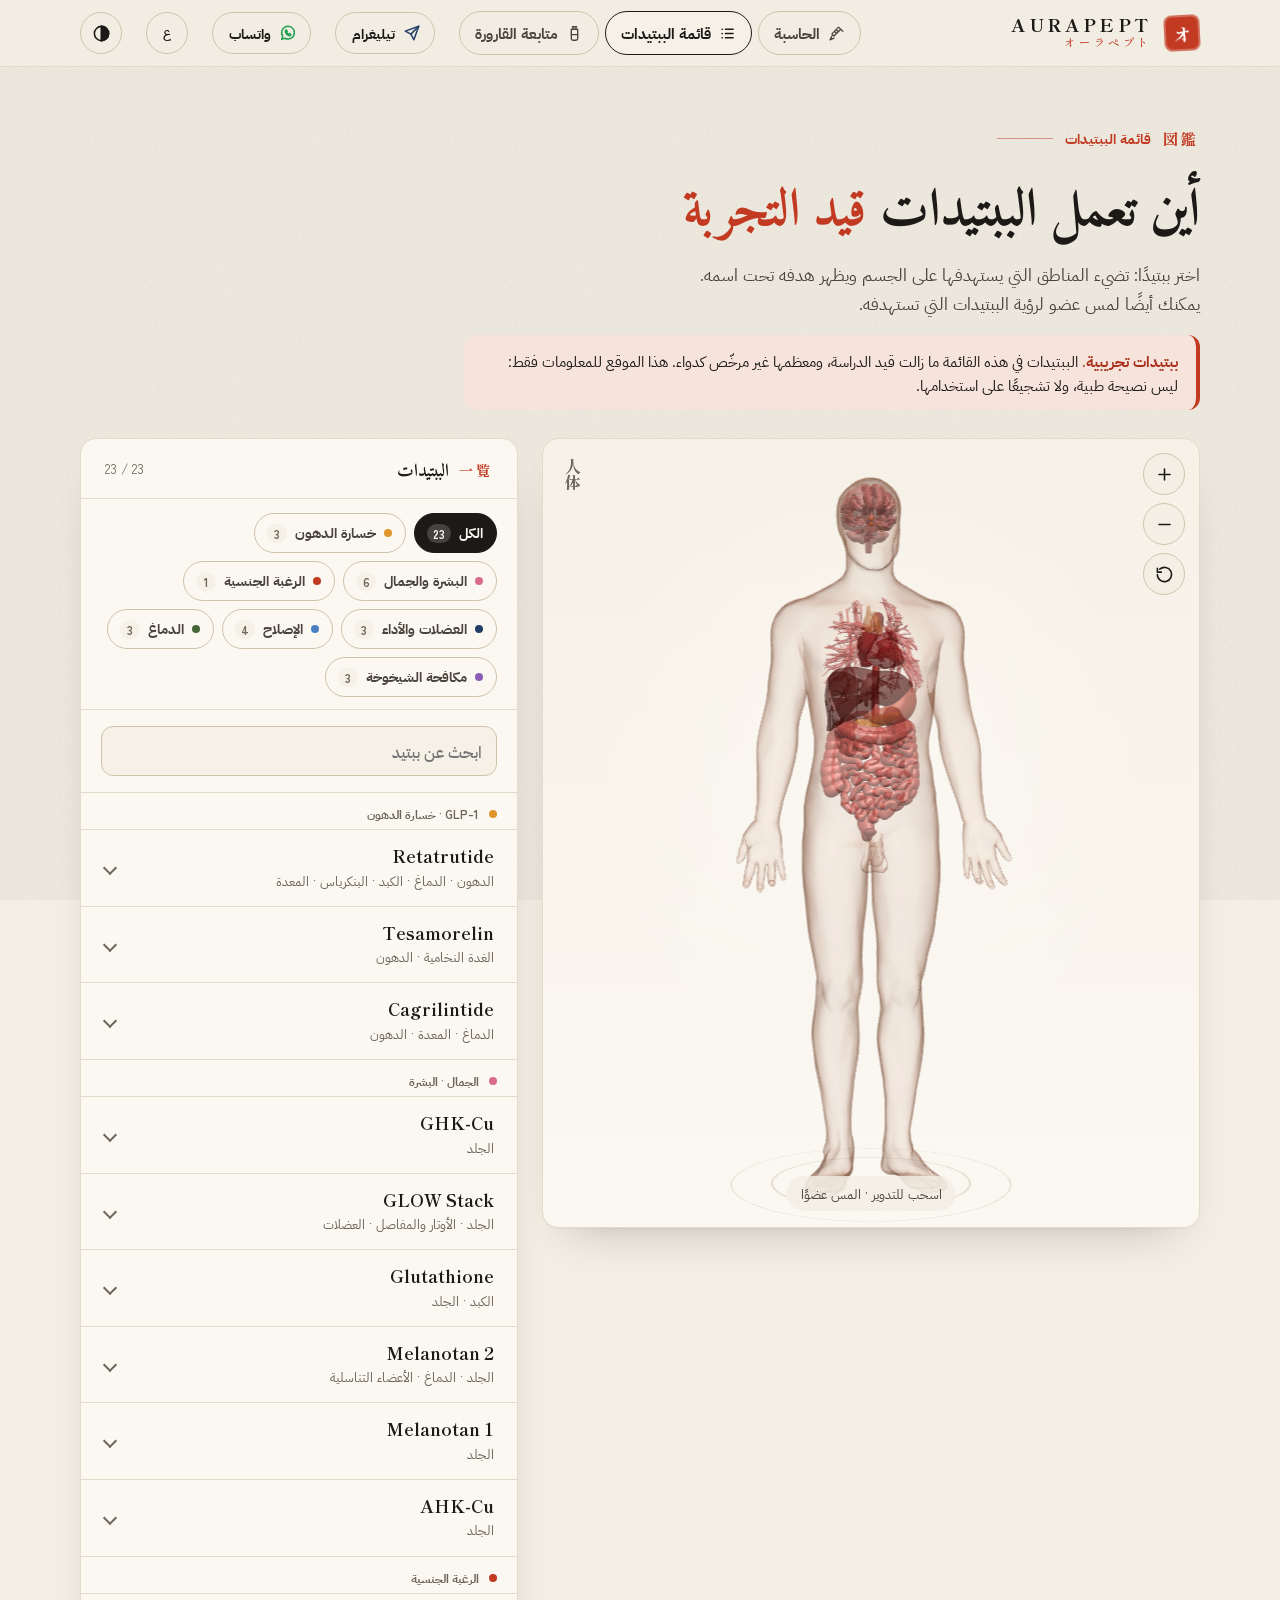
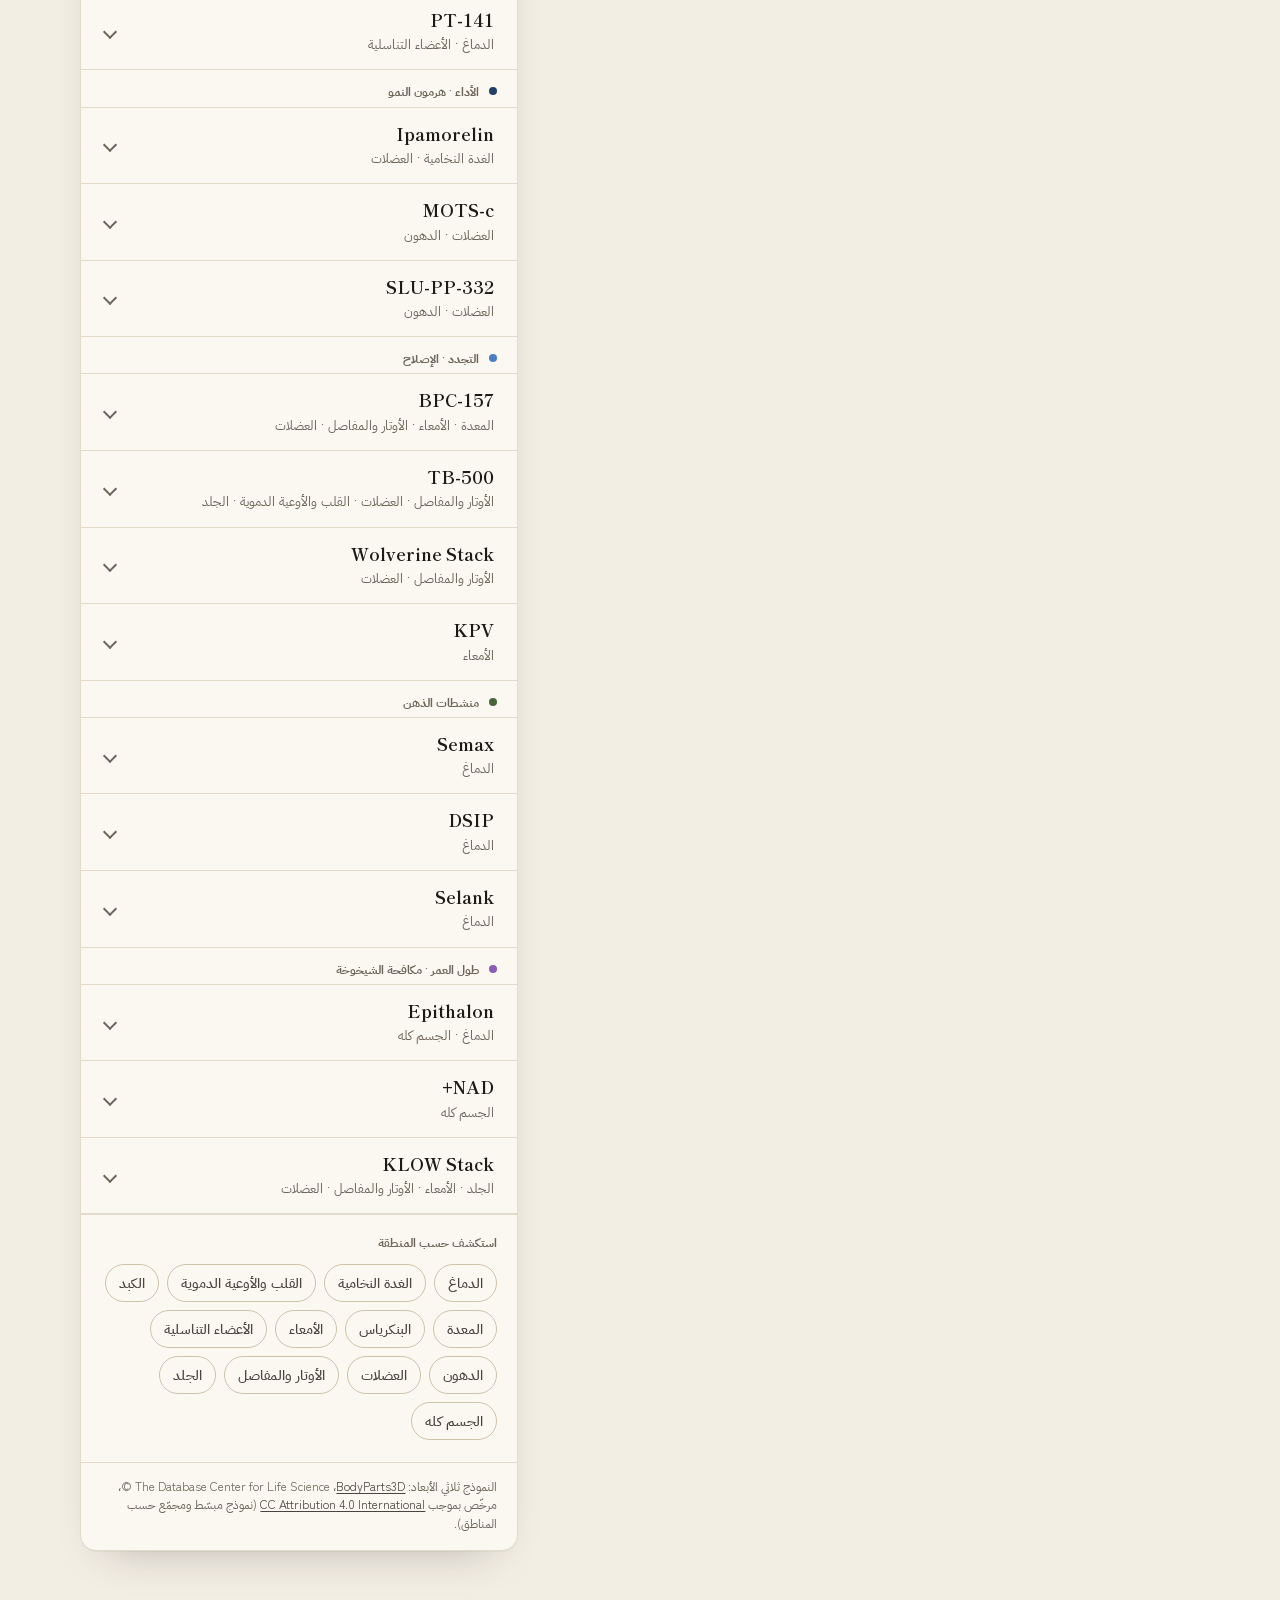
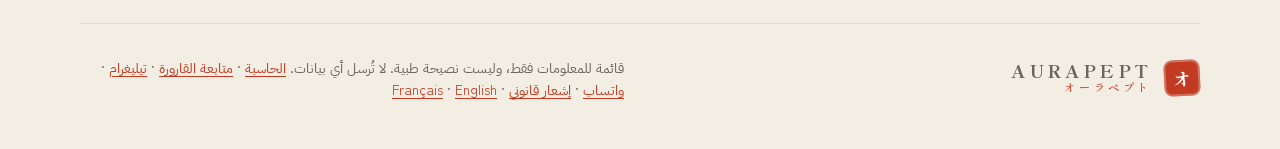
<file: ar/peptides/index.html>
<!doctype html>
<html lang="ar" dir="rtl">
<head>
<meta charset="utf-8">
<meta name="viewport" content="width=device-width, initial-scale=1, viewport-fit=cover">
<title>AURAPEPT · قائمة الببتيدات</title>
<meta name="description" content="قائمة AURAPEPT: الببتيدات قيد التجربة، مع جسم ثلاثي الأبعاد يُظهر أين تعمل وشرح بسيط لهدفها.">
<meta http-equiv="Content-Security-Policy" content="default-src 'none'; script-src 'self'; style-src 'self'; font-src 'self'; img-src 'self' data:; connect-src 'self'; manifest-src 'self'; worker-src 'self'; base-uri 'none'; form-action 'none'; upgrade-insecure-requests">
<meta name="referrer" content="strict-origin-when-cross-origin">
<meta name="theme-color" content="#f3eee4" media="(prefers-color-scheme: light)">
<meta name="theme-color" content="#0f1117" media="(prefers-color-scheme: dark)">
<link rel="canonical" href="https://aurapept.github.io/ar/peptides/">
<link rel="alternate" hreflang="fr" href="https://aurapept.github.io/peptides/">
<link rel="alternate" hreflang="en" href="https://aurapept.github.io/en/peptides/">
<link rel="alternate" hreflang="ar" href="https://aurapept.github.io/ar/peptides/">
<link rel="alternate" hreflang="x-default" href="https://aurapept.github.io/peptides/">
<meta property="og:type" content="website">
<meta property="og:site_name" content="AURAPEPT">
<meta property="og:locale" content="ar_AR">
<meta property="og:locale:alternate" content="fr_FR">
<meta property="og:locale:alternate" content="en_US">
<meta property="og:title" content="AURAPEPT · قائمة الببتيدات">
<meta property="og:description" content="جسم ثلاثي الأبعاد يُظهر أين تعمل الببتيدات قيد التجربة.">
<meta property="og:url" content="https://aurapept.github.io/ar/peptides/">
<meta property="og:image" content="https://aurapept.github.io/assets/og-liste-ar.png">
<meta property="og:image:type" content="image/png">
<meta property="og:image:width" content="1200">
<meta property="og:image:height" content="630">
<meta property="og:image:alt" content="قائمة AURAPEPT: جسم بشري ثلاثي الأبعاد بأعضائه وعائلات الببتيدات">
<meta name="twitter:card" content="summary_large_image">
<meta name="twitter:image" content="https://aurapept.github.io/assets/og-liste-ar.png">
<link rel="icon" href="../../assets/favicon-32.png" sizes="32x32" type="image/png">
<link rel="apple-touch-icon" href="../../assets/apple-touch-icon.png">
<link rel="manifest" href="/ar/manifest.webmanifest">
<meta name="apple-mobile-web-app-title" content="AURAPEPT">
<meta name="mobile-web-app-capable" content="yes">
<meta name="apple-mobile-web-app-capable" content="yes">
<link rel="preload" href="../../assets/fonts/ibm-plex-sans-arabic-400.woff2" as="font" type="font/woff2" crossorigin>
<link rel="preload" href="../../assets/fonts/amiri-700.woff2" as="font" type="font/woff2" crossorigin>
<link rel="modulepreload" href="../../peptides/vendor/three.module.min.js">
<link rel="modulepreload" href="../../peptides/data-ar.js">
<link rel="preload" href="../../peptides/corps/base.bin" as="fetch" type="application/octet-stream" crossorigin>
<script src="../../assets/theme.js"></script>
<link rel="stylesheet" href="../../assets/style.css">
<link rel="stylesheet" href="../../peptides/peptides.css">
<script type="module" src="../../peptides/peptides.js"></script>
</head>
<body>
<a class="skip" href="#top">انتقل إلى المحتوى</a>

<header class="topbar">
  <div class="wrap">
    <a class="brand" href="../" aria-label="AURAPEPT، العودة إلى الحاسبة">
      <span class="seal" aria-hidden="true">オ</span>
      <span><span class="brand-name">AURAPEPT</span><span class="brand-kana">オーラペプト</span></span>
    </a>
    <nav class="nav" aria-label="مواقع AURAPEPT">
      <a href="../"><svg viewBox="0 0 24 24" width="18" height="18" aria-hidden="true"><path d="m15 3 6 6M18 6l-9.5 9.5-3-3L15 3M5.5 15.5 3 21l5.5-2.5M10 10l1.5 1.5M12.5 7.5 14 9"/></svg>الحاسبة</a>
      <a href="./" aria-current="page"><svg viewBox="0 0 24 24" width="18" height="18" aria-hidden="true"><path d="M9 6h11M9 12h11M9 18h11"/><circle cx="4.5" cy="6" r="1.2"/><circle cx="4.5" cy="12" r="1.2"/><circle cx="4.5" cy="18" r="1.2"/></svg>قائمة الببتيدات</a>
      <a href="../suivi/"><svg viewBox="0 0 24 24" width="18" height="18" aria-hidden="true"><path d="M9 2.5h6M10 2.5V6M14 2.5V6M7.5 6h9v13a2.5 2.5 0 0 1-2.5 2.5h-4A2.5 2.5 0 0 1 7.5 19z"/><path d="M7.5 13.5h9"/></svg>متابعة القارورة</a>
    </nav>
    <a class="tg-btn" href="https://t.me/+9vQsCb7qMOgwNDRk" target="_blank" rel="noopener noreferrer" aria-label="انضم إلى AURAPEPT على تيليغرام (علامة تبويب جديدة)">
      <svg viewBox="0 0 24 24" aria-hidden="true"><path d="M21 3 10.5 13.5"/><path d="M21 3 14.5 21l-4-7.5L3 9.5 21 3Z"/></svg><span>تيليغرام</span>
    </a>
    <a class="tg-btn wa-btn" href="https://wa.me/33759473903" target="_blank" rel="noopener noreferrer" aria-label="راسلنا على واتساب على الرقم ‎+33 7 59 47 39 03 (علامة تبويب جديدة)">
      <svg viewBox="0 0 24 24" width="18" height="18" aria-hidden="true"><path d="M20.5 11.6a8.5 8.5 0 0 1-12.6 7.4L3.5 20.5l1.5-4.3a8.5 8.5 0 1 1 15.5-4.6z"/><path d="M9 8.2c.3-.4.7-.4 1-.1l.9 1.6c.2.3.1.7-.2 1l-.5.4c.5 1.1 1.4 2 2.5 2.5l.4-.5c.3-.3.7-.4 1-.2l1.6.9c.3.2.4.7.1 1-.6.8-1.6 1.2-2.6.9a8 8 0 0 1-4.6-4.6c-.3-1 0-2 .4-2.9z"/></svg><span>واتساب</span>
    </a>
    <details class="lang" id="langMenu">
      <summary class="lang-btn" aria-label="اللغة: العربية. تغيير اللغة" title="تغيير اللغة">ع</summary>
      <ul class="lang-list">
        <li><a href="../../peptides/" hreflang="fr" lang="fr">Français</a></li>
        <li><a href="../../en/peptides/" hreflang="en" lang="en">English</a></li>
        <li><a href="./" hreflang="ar" lang="ar" dir="rtl" aria-current="page">العربية</a></li>
      </ul>
    </details>
    <button class="icon-btn" id="themeBtn" type="button" aria-label="المظهر"></button>
  </div>
</header>
<nav class="sites wrap" aria-label="مواقع AURAPEPT">
      <a href="../"><svg viewBox="0 0 24 24" width="18" height="18" aria-hidden="true"><path d="m15 3 6 6M18 6l-9.5 9.5-3-3L15 3M5.5 15.5 3 21l5.5-2.5M10 10l1.5 1.5M12.5 7.5 14 9"/></svg><span>الحاسبة</span></a>
      <a href="./" aria-current="page"><svg viewBox="0 0 24 24" width="18" height="18" aria-hidden="true"><path d="M9 6h11M9 12h11M9 18h11"/><circle cx="4.5" cy="6" r="1.2"/><circle cx="4.5" cy="12" r="1.2"/><circle cx="4.5" cy="18" r="1.2"/></svg><span>الببتيدات</span></a>
      <a href="../suivi/"><svg viewBox="0 0 24 24" width="18" height="18" aria-hidden="true"><path d="M9 2.5h6M10 2.5V6M14 2.5V6M7.5 6h9v13a2.5 2.5 0 0 1-2.5 2.5h-4A2.5 2.5 0 0 1 7.5 19z"/><path d="M7.5 13.5h9"/></svg><span>المتابعة</span></a>
</nav>
<nav class="contact-row wrap" aria-label="التواصل">
  <a class="contact-btn" href="https://t.me/+9vQsCb7qMOgwNDRk" target="_blank" rel="noopener noreferrer" aria-label="انضم إلى AURAPEPT على تيليغرام (علامة تبويب جديدة)"><svg viewBox="0 0 24 24" width="18" height="18" aria-hidden="true"><path d="M21 3 10.5 13.5"/><path d="M21 3 14.5 21l-4-7.5L3 9.5 21 3Z"/></svg><span>تيليغرام</span></a>
  <a class="contact-btn contact-wa" href="https://wa.me/33759473903" target="_blank" rel="noopener noreferrer" aria-label="راسلنا على واتساب على الرقم ‎+33 7 59 47 39 03 (علامة تبويب جديدة)"><svg viewBox="0 0 24 24" width="18" height="18" aria-hidden="true"><path d="M20.5 11.6a8.5 8.5 0 0 1-12.6 7.4L3.5 20.5l1.5-4.3a8.5 8.5 0 1 1 15.5-4.6z"/><path d="M9 8.2c.3-.4.7-.4 1-.1l.9 1.6c.2.3.1.7-.2 1l-.5.4c.5 1.1 1.4 2 2.5 2.5l.4-.5c.3-.3.7-.4 1-.2l1.6.9c.3.2.4.7.1 1-.6.8-1.6 1.2-2.6.9a8 8 0 0 1-4.6-4.6c-.3-1 0-2 .4-2.9z"/></svg><span>واتساب</span></a>
</nav>

<main class="wrap" id="top">
  <noscript><p class="noscript">تحتاج القائمة إلى JavaScript. فعّله في متصفحك لرؤية الجسم ثلاثي الأبعاد والببتيدات.</p></noscript>

  <section class="atlas-head">
    <p class="eyebrow"><span class="jp">図鑑</span>قائمة الببتيدات</p>
    <h1>أين تعمل الببتيدات <em>قيد التجربة</em></h1>
    <p class="lead">اختر ببتيدًا: تضيء المناطق التي يستهدفها على الجسم ويظهر هدفه تحت اسمه. يمكنك أيضًا لمس عضو لرؤية الببتيدات التي تستهدفه.</p>
    <p class="exp-banner" role="note"><b>ببتيدات تجريبية.</b> الببتيدات في هذه القائمة ما زالت قيد الدراسة، ومعظمها غير مرخّص كدواء. هذا الموقع للمعلومات فقط: ليس نصيحة طبية، ولا تشجيعًا على استخدامها.</p>
  </section>

  <section class="atlas" id="atlas" aria-label="جسم ثلاثي الأبعاد وقائمة الببتيدات">
    <div class="stage panel">
      <canvas id="body3d" role="img" aria-label="جسم بشري ثلاثي الأبعاد. تضيء المناطق التي يستهدفها الببتيد المختار. اسحب للتدوير."></canvas>
      <div class="labels" id="labels" aria-hidden="true"></div>
      <span class="stage-tag" aria-hidden="true">人体</span>
      <p class="stage-loading" id="loading" role="status">جارٍ تحميل الجسم…</p>
      <p class="stage-hint" id="hint">اسحب للتدوير · المس عضوًا</p>
      <div class="stage-tools" id="stageTools">
        <button class="icon-btn" id="zoomIn" type="button" aria-label="تكبير" title="تكبير">
          <svg viewBox="0 0 24 24" fill="none" stroke="currentColor" stroke-width="2" stroke-linecap="round" aria-hidden="true"><path d="M12 5v14M5 12h14"/></svg>
        </button>
        <button class="icon-btn" id="zoomOut" type="button" aria-label="تصغير" title="تصغير">
          <svg viewBox="0 0 24 24" fill="none" stroke="currentColor" stroke-width="2" stroke-linecap="round" aria-hidden="true"><path d="M5 12h14"/></svg>
        </button>
        <button class="icon-btn" id="resetView" type="button" aria-label="إعادة توسيط الجسم" title="إعادة التوسيط">
          <svg viewBox="0 0 24 24" fill="none" stroke="currentColor" stroke-width="2" stroke-linecap="round" stroke-linejoin="round" aria-hidden="true"><path d="M3 12a9 9 0 1 0 3-6.7"/><path d="M3 4v5h5"/></svg>
        </button>
      </div>
      <p class="stage-fallback" id="fallback" hidden>العرض ثلاثي الأبعاد غير متاح على هذا الجهاز. القائمة والشروحات تبقى متاحة.</p>
    </div>

    <div class="list-panel panel">
      <div class="panel-head">
        <h2 class="panel-title"><span class="jp">一覧</span>الببتيدات</h2>
        <span class="count" id="count" dir="ltr"></span>
      </div>
      <div class="fam" id="famChips" role="group" aria-label="عائلات الببتيدات"></div>
      <div class="list-tools">
        <label class="sr-only" for="search">ابحث عن ببتيد</label>
        <input class="text-field" id="search" type="search" placeholder="ابحث عن ببتيد" autocomplete="off">
        <div class="zone-filter" id="zoneFilter" hidden>
          <span>المنطقة: <b id="zoneFilterName"></b></span>
          <button class="link-btn" id="clearZone" type="button">عرض الكل</button>
        </div>
      </div>
      <ul class="pep-list" id="pepList"></ul>
      <p class="empty" id="emptyState" hidden></p>
      <div class="zones-explore">
        <h3>استكشف حسب المنطقة</h3>
        <div class="zchips" id="zoneChips"></div>
      </div>
      <p class="credit">النموذج ثلاثي الأبعاد: <a href="https://dbarchive.biosciencedbc.jp/en/bodyparts3d/download.html" target="_blank" rel="noopener noreferrer">BodyParts3D</a>، <span dir="ltr">© The Database Center for Life Science</span>، مرخّص بموجب <a href="https://creativecommons.org/licenses/by/4.0/deed.ar" target="_blank" rel="noopener noreferrer">CC Attribution 4.0 International</a> (نموذج مبسّط ومجمّع حسب المناطق).</p>
    </div>
  </section>

  <footer class="footer">
    <div class="brand">
      <span class="seal" aria-hidden="true">オ</span>
      <span><span class="brand-name">AURAPEPT</span><span class="brand-kana">オーラペプト</span></span>
    </div>
    <p class="footer-note">قائمة للمعلومات فقط، وليست نصيحة طبية. لا تُرسل أي بيانات. <a href="../">الحاسبة</a> · <a href="../suivi/">متابعة القارورة</a> · <a href="https://t.me/+9vQsCb7qMOgwNDRk" target="_blank" rel="noopener noreferrer">تيليغرام</a> · <a href="https://wa.me/33759473903" target="_blank" rel="noopener noreferrer">واتساب</a> · <a href="../#mentions">إشعار قانوني</a> · <a href="../../peptides/" hreflang="fr" lang="fr">Français</a> · <a href="../../en/peptides/" hreflang="en" lang="en">English</a></p>
  </footer>
</main>
</body>
</html>
</file>
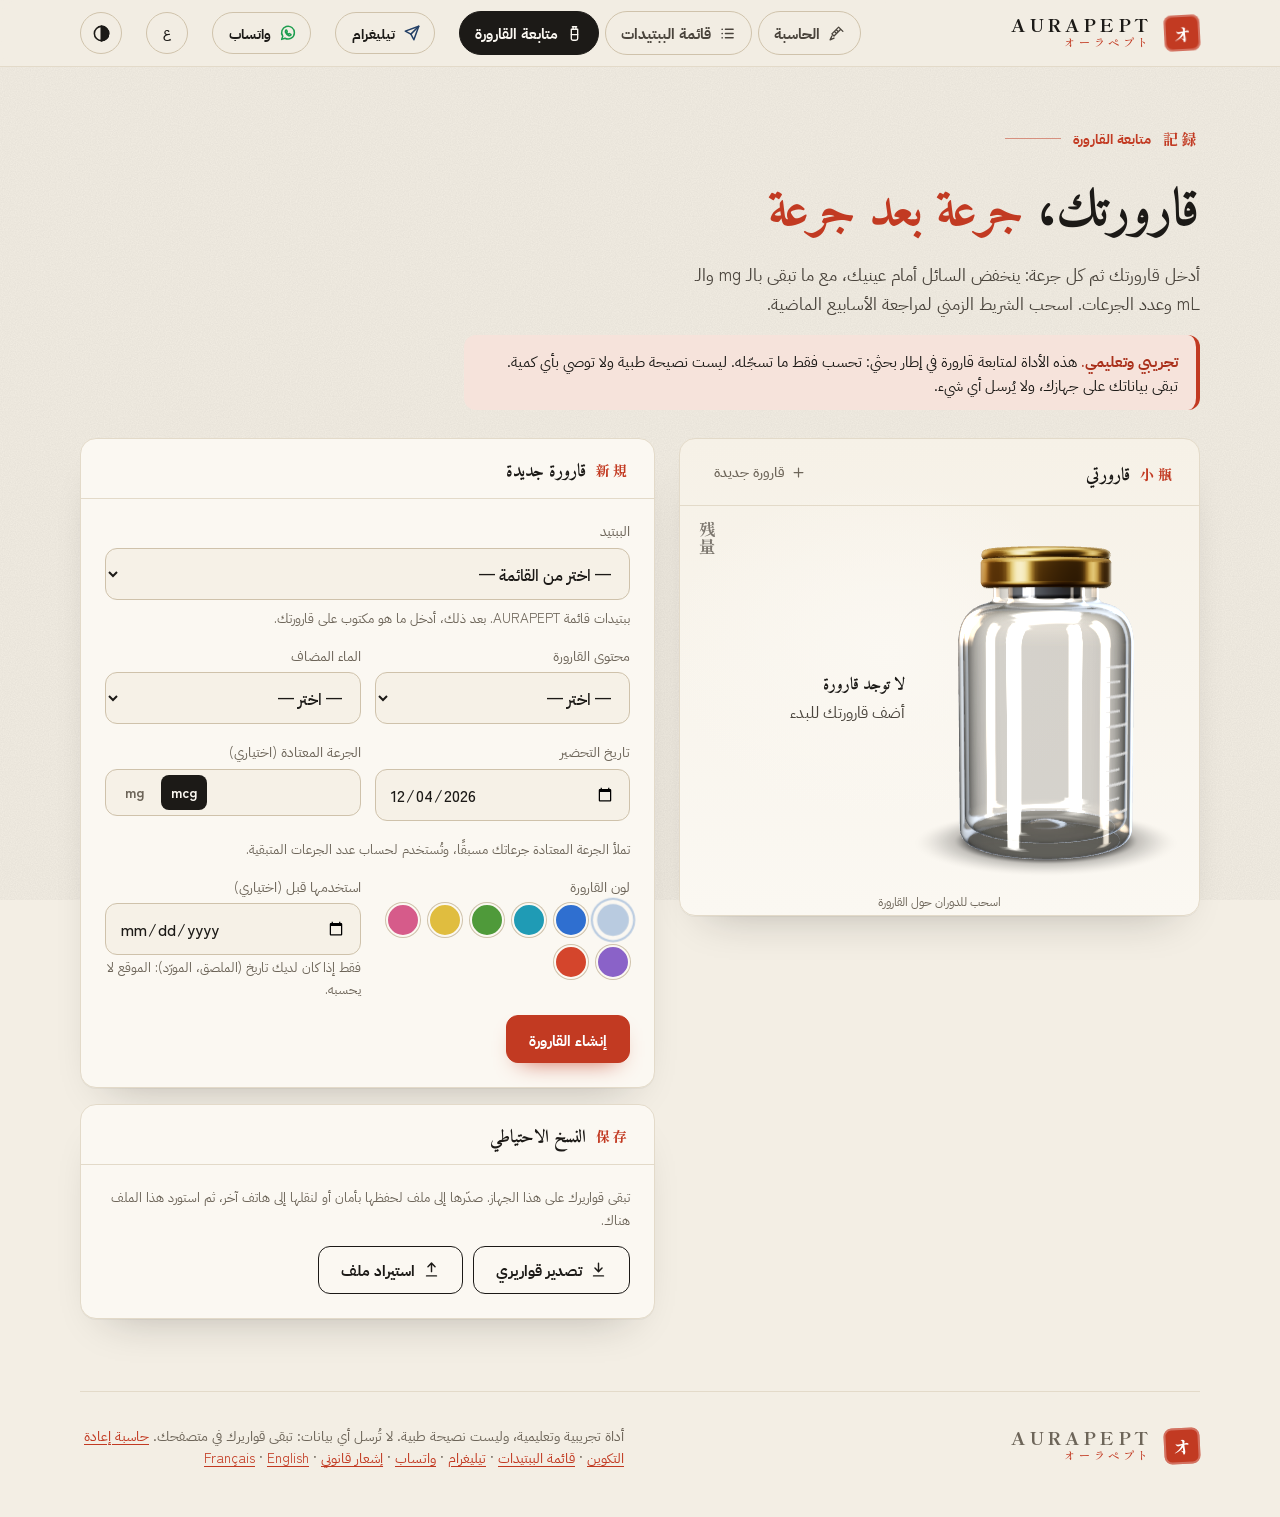
<file: ar/suivi/index.html>
<!doctype html>
<html lang="ar" dir="rtl">
<head>
<meta charset="utf-8">
<meta name="viewport" content="width=device-width, initial-scale=1, viewport-fit=cover">
<title>AURAPEPT · متابعة القارورة</title>
<meta name="description" content="متابعة القارورة من AURAPEPT: سجّل كل جرعة وشاهد القارورة تفرغ، مع ما تبقى بالـ mg والـ mL وعدد الجرعات.">
<meta http-equiv="Content-Security-Policy" content="default-src 'none'; script-src 'self'; style-src 'self'; font-src 'self'; img-src 'self' data:; manifest-src 'self'; worker-src 'self'; base-uri 'none'; form-action 'none'; upgrade-insecure-requests">
<meta name="referrer" content="strict-origin-when-cross-origin">
<meta name="theme-color" content="#f3eee4" media="(prefers-color-scheme: light)">
<meta name="theme-color" content="#0f1117" media="(prefers-color-scheme: dark)">
<link rel="canonical" href="https://aurapept.github.io/ar/suivi/">
<link rel="alternate" hreflang="fr" href="https://aurapept.github.io/suivi/">
<link rel="alternate" hreflang="en" href="https://aurapept.github.io/en/suivi/">
<link rel="alternate" hreflang="ar" href="https://aurapept.github.io/ar/suivi/">
<link rel="alternate" hreflang="x-default" href="https://aurapept.github.io/suivi/">
<meta property="og:type" content="website">
<meta property="og:site_name" content="AURAPEPT">
<meta property="og:locale" content="ar_AR">
<meta property="og:locale:alternate" content="fr_FR">
<meta property="og:locale:alternate" content="en_US">
<meta property="og:title" content="AURAPEPT · متابعة القارورة">
<meta property="og:description" content="قارورة تفاعلية تفرغ جرعة بعد جرعة، أسبوعًا بعد أسبوع.">
<meta property="og:url" content="https://aurapept.github.io/ar/suivi/">
<meta property="og:image" content="https://aurapept.github.io/assets/og-suivi-ar.png">
<meta property="og:image:type" content="image/png">
<meta property="og:image:width" content="1200">
<meta property="og:image:height" content="630">
<meta property="og:image:alt" content="قارورة AURAPEPT نصف ممتلئة، مع المتبقي بالـ mg والـ mL">
<meta name="twitter:card" content="summary_large_image">
<meta name="twitter:image" content="https://aurapept.github.io/assets/og-suivi-ar.png">
<link rel="icon" href="../../assets/favicon-32.png" sizes="32x32" type="image/png">
<link rel="apple-touch-icon" href="../../assets/apple-touch-icon.png">
<link rel="manifest" href="/ar/manifest.webmanifest">
<meta name="apple-mobile-web-app-title" content="AURAPEPT">
<meta name="mobile-web-app-capable" content="yes">
<meta name="apple-mobile-web-app-capable" content="yes">
<link rel="preload" href="../../assets/fonts/ibm-plex-sans-arabic-400.woff2" as="font" type="font/woff2" crossorigin>
<link rel="preload" href="../../assets/fonts/amiri-700.woff2" as="font" type="font/woff2" crossorigin>
<link rel="preload" href="../../assets/fonts/shippori-mincho-800.woff2" as="font" type="font/woff2" crossorigin>
<link rel="preload" href="../../assets/fonts/zen-kaku-gothic-new-400.woff2" as="font" type="font/woff2" crossorigin>
<script src="../../assets/theme.js"></script>
<link rel="stylesheet" href="../../assets/style.css">
<link rel="stylesheet" href="../../suivi/suivi.css">
<link rel="modulepreload" href="../../peptides/vendor/three.module.min.js">
<link rel="modulepreload" href="../../suivi/fiole3d.js">
<link rel="modulepreload" href="../../suivi/etagere3d.js">
<script src="../../suivi/suivi.js" defer></script>
</head>
<body>
<a class="skip" href="#top">انتقل إلى المحتوى</a>

<header class="topbar">
  <div class="wrap">
    <a class="brand" href="../" aria-label="AURAPEPT، العودة إلى الحاسبة">
      <span class="seal" aria-hidden="true">オ</span>
      <span><span class="brand-name">AURAPEPT</span><span class="brand-kana">オーラペプト</span></span>
    </a>
    <nav class="nav" aria-label="مواقع AURAPEPT">
      <a href="../"><svg viewBox="0 0 24 24" width="18" height="18" aria-hidden="true"><path d="m15 3 6 6M18 6l-9.5 9.5-3-3L15 3M5.5 15.5 3 21l5.5-2.5M10 10l1.5 1.5M12.5 7.5 14 9"/></svg>الحاسبة</a>
      <a href="../peptides/"><svg viewBox="0 0 24 24" width="18" height="18" aria-hidden="true"><path d="M9 6h11M9 12h11M9 18h11"/><circle cx="4.5" cy="6" r="1.2"/><circle cx="4.5" cy="12" r="1.2"/><circle cx="4.5" cy="18" r="1.2"/></svg>قائمة الببتيدات</a>
      <a href="./" aria-current="page"><svg viewBox="0 0 24 24" width="18" height="18" aria-hidden="true"><path d="M9 2.5h6M10 2.5V6M14 2.5V6M7.5 6h9v13a2.5 2.5 0 0 1-2.5 2.5h-4A2.5 2.5 0 0 1 7.5 19z"/><path d="M7.5 13.5h9"/></svg>متابعة القارورة</a>
    </nav>
    <a class="tg-btn" href="https://t.me/+9vQsCb7qMOgwNDRk" target="_blank" rel="noopener noreferrer" aria-label="انضم إلى AURAPEPT على تيليغرام (علامة تبويب جديدة)">
      <svg viewBox="0 0 24 24" aria-hidden="true"><path d="M21 3 10.5 13.5"/><path d="M21 3 14.5 21l-4-7.5L3 9.5 21 3Z"/></svg><span>تيليغرام</span>
    </a>
    <a class="tg-btn wa-btn" href="https://wa.me/33759473903" target="_blank" rel="noopener noreferrer" aria-label="راسلنا على واتساب على الرقم ‎+33 7 59 47 39 03 (علامة تبويب جديدة)">
      <svg viewBox="0 0 24 24" width="18" height="18" aria-hidden="true"><path d="M20.5 11.6a8.5 8.5 0 0 1-12.6 7.4L3.5 20.5l1.5-4.3a8.5 8.5 0 1 1 15.5-4.6z"/><path d="M9 8.2c.3-.4.7-.4 1-.1l.9 1.6c.2.3.1.7-.2 1l-.5.4c.5 1.1 1.4 2 2.5 2.5l.4-.5c.3-.3.7-.4 1-.2l1.6.9c.3.2.4.7.1 1-.6.8-1.6 1.2-2.6.9a8 8 0 0 1-4.6-4.6c-.3-1 0-2 .4-2.9z"/></svg><span>واتساب</span>
    </a>
    <details class="lang" id="langMenu">
      <summary class="lang-btn" aria-label="اللغة: العربية. تغيير اللغة" title="تغيير اللغة">ع</summary>
      <ul class="lang-list">
        <li><a href="../../suivi/" hreflang="fr" lang="fr">Français</a></li>
        <li><a href="../../en/suivi/" hreflang="en" lang="en">English</a></li>
        <li><a href="./" hreflang="ar" lang="ar" dir="rtl" aria-current="page">العربية</a></li>
      </ul>
    </details>
    <button class="icon-btn" id="themeBtn" type="button" aria-label="المظهر"></button>
  </div>
</header>
<nav class="sites wrap" aria-label="مواقع AURAPEPT">
      <a href="../"><svg viewBox="0 0 24 24" width="18" height="18" aria-hidden="true"><path d="m15 3 6 6M18 6l-9.5 9.5-3-3L15 3M5.5 15.5 3 21l5.5-2.5M10 10l1.5 1.5M12.5 7.5 14 9"/></svg><span>الحاسبة</span></a>
      <a href="../peptides/"><svg viewBox="0 0 24 24" width="18" height="18" aria-hidden="true"><path d="M9 6h11M9 12h11M9 18h11"/><circle cx="4.5" cy="6" r="1.2"/><circle cx="4.5" cy="12" r="1.2"/><circle cx="4.5" cy="18" r="1.2"/></svg><span>الببتيدات</span></a>
      <a href="./" aria-current="page"><svg viewBox="0 0 24 24" width="18" height="18" aria-hidden="true"><path d="M9 2.5h6M10 2.5V6M14 2.5V6M7.5 6h9v13a2.5 2.5 0 0 1-2.5 2.5h-4A2.5 2.5 0 0 1 7.5 19z"/><path d="M7.5 13.5h9"/></svg><span>المتابعة</span></a>
</nav>
<nav class="contact-row wrap" aria-label="التواصل">
  <a class="contact-btn" href="https://t.me/+9vQsCb7qMOgwNDRk" target="_blank" rel="noopener noreferrer" aria-label="انضم إلى AURAPEPT على تيليغرام (علامة تبويب جديدة)"><svg viewBox="0 0 24 24" width="18" height="18" aria-hidden="true"><path d="M21 3 10.5 13.5"/><path d="M21 3 14.5 21l-4-7.5L3 9.5 21 3Z"/></svg><span>تيليغرام</span></a>
  <a class="contact-btn contact-wa" href="https://wa.me/33759473903" target="_blank" rel="noopener noreferrer" aria-label="راسلنا على واتساب على الرقم ‎+33 7 59 47 39 03 (علامة تبويب جديدة)"><svg viewBox="0 0 24 24" width="18" height="18" aria-hidden="true"><path d="M20.5 11.6a8.5 8.5 0 0 1-12.6 7.4L3.5 20.5l1.5-4.3a8.5 8.5 0 1 1 15.5-4.6z"/><path d="M9 8.2c.3-.4.7-.4 1-.1l.9 1.6c.2.3.1.7-.2 1l-.5.4c.5 1.1 1.4 2 2.5 2.5l.4-.5c.3-.3.7-.4 1-.2l1.6.9c.3.2.4.7.1 1-.6.8-1.6 1.2-2.6.9a8 8 0 0 1-4.6-4.6c-.3-1 0-2 .4-2.9z"/></svg><span>واتساب</span></a>
</nav>

<main class="wrap" id="top">
  <noscript><p class="noscript">تحتاج المتابعة إلى JavaScript. فعّله في متصفحك لرؤية قارورتك.</p></noscript>

  <section class="track-head">
    <p class="eyebrow"><span class="jp">記録</span>متابعة القارورة</p>
    <h1>قارورتك، <em>جرعة بعد جرعة</em></h1>
    <p class="lead">أدخل قارورتك ثم كل جرعة: ينخفض السائل أمام عينيك، مع ما تبقى بالـ mg والـ mL وعدد الجرعات. اسحب الشريط الزمني لمراجعة الأسابيع الماضية.</p>
    <p class="exp-banner" role="note"><b>تجريبي وتعليمي.</b> هذه الأداة لمتابعة قارورة في إطار بحثي: تحسب فقط ما تسجّله. ليست نصيحة طبية ولا توصي بأي كمية. تبقى بياناتك على جهازك، ولا يُرسل أي شيء.</p>
  </section>

  <section class="shelf" id="shelf" aria-labelledby="shelfTitle" hidden>
    <div class="inv-card">
      <div class="inv-head">
        <div class="inv-sum">
          <h2 class="inv-k" id="shelfTitle"></h2>
          <p class="inv-big"><b id="invBig"></b> <span id="invUnit"></span></p>
          <p class="inv-sub" id="invSub"></p>
        </div>
        <div class="inv-actions">
          <button class="inv-btn" id="invExport" type="button" aria-label="تصدير قواريري" title="تصدير قواريري"><svg viewBox="0 0 24 24" aria-hidden="true"><path d="M12 15V3M7 8l5-5 5 5"/><path d="M5 13v6a2 2 0 0 0 2 2h10a2 2 0 0 0 2-2v-6"/></svg></button>
          <button class="inv-btn inv-add" id="shelfNew" type="button" aria-label="قارورة جديدة" title="قارورة جديدة"><svg viewBox="0 0 24 24" aria-hidden="true"><path d="M12 5v14M5 12h14"/></svg></button>
        </div>
      </div>
      <div class="shelf3d" id="shelf3d" hidden>
        <canvas id="shelfCanvas" aria-hidden="true"></canvas>
        <div class="shelf-labels" id="shelfLabels" role="group" aria-labelledby="shelfTitle"></div>
      </div>
    </div>
    <h3 class="list-k">كل القوارير</h3>
    <ul class="shelf-list" id="shelfList"></ul>
  </section>

  <section class="track" id="suivi" aria-label="متابعة القارورة">
    <div class="panel vial-stage" id="vialStage">
      <div class="panel-head">
        <h2 class="panel-title"><span class="jp">小瓶</span>قارورتي</h2>
        <button class="link-btn" id="newVialBtn" type="button"><svg viewBox="0 0 24 24" fill="none" stroke="currentColor" stroke-width="2" stroke-linecap="round" aria-hidden="true"><path d="M12 5v14M5 12h14"/></svg>قارورة جديدة</button>
      </div>
      <div class="vial-scene">
        <span class="stage-tag" aria-hidden="true">残量</span>
        <div class="vial-view" id="vialView" role="img" aria-label="القارورة">
          <svg id="vialSvg" viewBox="0 0 260 400" aria-hidden="true"></svg>
          <canvas id="vial3d" aria-hidden="true" hidden></canvas>
          <span class="vial-float" id="vialFloat" aria-hidden="true"></span>
        </div>
        <div class="readout">
          <p class="ro-name" id="roName"></p>
          <p class="ro-k">المتبقي</p>
          <p class="ro-big"><span id="roPct">—</span><small>%</small></p>
          <p class="ro-line" id="roMass"></p>
          <p class="ro-line" id="roMl"></p>
          <p class="ro-conc" id="roConc"></p>
        </div>
      </div>
      <p class="vial-hint">اسحب القارورة لإمالتها</p>
      <div class="timeline" id="timeline" hidden>
        <button class="icon-btn" id="tlPlay" type="button" aria-pressed="false" aria-label="إعادة عرض الأسابيع" title="إعادة العرض">
          <svg viewBox="0 0 24 24" fill="currentColor" aria-hidden="true"><path d="M8 5.5v13l11-6.5z"/></svg>
        </button>
        <input type="range" id="tlRange" min="0" max="1000" step="1" value="1000" aria-label="مراجعة القارورة عبر الزمن">
        <p class="tl-label" id="tlLabel"></p>
      </div>
      <div class="stage-foot" id="stageFoot" hidden>
        <button class="link-btn" id="editVial" type="button"><svg viewBox="0 0 24 24" fill="none" stroke="currentColor" stroke-width="2" stroke-linecap="round" stroke-linejoin="round" aria-hidden="true"><path d="M4 20h4L19 9l-4-4L4 16z"/><path d="m13.5 6.5 4 4"/></svg> تعديل القارورة</button>
        <button class="link-btn" id="delVial" type="button"><svg viewBox="0 0 24 24" fill="none" stroke="currentColor" stroke-width="2" stroke-linecap="round" stroke-linejoin="round" aria-hidden="true"><path d="M4 7h16M10 11v6M14 11v6M6 7l1 13h10l1-13M9 7V4h6v3"/></svg> حذف هذه القارورة</button>
      </div>
    </div>

    <div class="track-side">
      <section class="panel" id="newVial" aria-labelledby="nvTitle" hidden>
        <div class="panel-head"><h2 class="panel-title" id="nvTitle"><span class="jp">新規</span>قارورة جديدة</h2></div>
        <div class="form-body">
          <div id="nvImportBox" hidden>
            <label for="nvImport">استخدم قارورة محفوظة في الحاسبة</label>
            <select class="text-field" id="nvImport"><option value="">— اختر —</option></select>
          </div>
          <div id="nvPepBox" hidden>
            <label for="nvPep">الببتيد</label>
            <select class="text-field" id="nvPep" aria-describedby="nvPepHint"><option value="">— اختر من القائمة —</option><option value="other">آخر (اكتب الاسم)</option></select>
            <p class="hint pep-hint" id="nvPepHint">ببتيدات قائمة AURAPEPT. بعد ذلك، أدخل ما هو مكتوب على قارورتك. <a class="pep-link" id="nvPepLink" href="../peptides/" hidden>عرض بطاقته في القائمة</a></p>
          </div>
          <div id="nvNameBox">
            <label for="nvName">الاسم (اختياري)</label>
            <input class="text-field" id="nvName" type="text" maxlength="40" placeholder="مثال: الاسم على الملصق" autocomplete="off">
          </div>
          <div class="form-row">
            <div>
              <label for="nvTotalPick" id="lblNvTotal">محتوى القارورة</label>
              <select class="text-field" id="nvTotalPick"><option value="">— اختر —</option><option value="other">كمية أخرى</option></select>
              <div class="field total-other" id="nvTotalBox" hidden><input id="nvTotal" type="text" inputmode="decimal" autocomplete="off" aria-labelledby="lblNvTotal"><div class="seg" id="nvTotalUnit" role="group" aria-label="وحدة المحتوى"><button type="button" data-v="mg" aria-pressed="true">mg</button><button type="button" data-v="mcg" aria-pressed="false">mcg</button></div></div>
            </div>
            <div>
              <label for="nvWaterPick" id="lblNvWater">الماء المضاف</label>
              <select class="text-field" id="nvWaterPick"><option value="">— اختر —</option><option value="other">حجم آخر</option></select>
              <div class="field total-other" id="nvWaterBox" hidden><input id="nvWater" type="text" inputmode="decimal" autocomplete="off" aria-labelledby="lblNvWater"><span class="suffix">mL</span></div>
            </div>
          </div>
          <div class="form-row">
            <div>
              <label for="nvDate">تاريخ التحضير</label>
              <input class="text-field" id="nvDate" type="date">
            </div>
            <div>
              <span class="form-label" id="lblNvDose">الجرعة المعتادة (اختياري)</span>
              <div class="field"><input id="nvDose" type="text" inputmode="decimal" autocomplete="off" aria-labelledby="lblNvDose"><div class="seg" id="nvDoseUnit" role="group" aria-label="وحدة الجرعة"><button type="button" data-v="mcg" aria-pressed="true">mcg</button><button type="button" data-v="mg" aria-pressed="false">mg</button></div></div>
            </div>
          </div>
          <p class="hint">تملأ الجرعة المعتادة جرعاتك مسبقًا، وتُستخدم لحساب عدد الجرعات المتبقية.</p>
          <div class="form-row">
            <div>
              <span class="form-label" id="lblNvColor">لون القارورة</span>
              <div class="swatches" id="nvColor" role="group" aria-labelledby="lblNvColor"></div>
            </div>
            <div>
              <label for="nvBud">استخدمها قبل (اختياري)</label>
              <input class="text-field" id="nvBud" type="date">
              <p class="hint">فقط إذا كان لديك تاريخ (الملصق، المورّد): الموقع لا يحسبه.</p>
            </div>
          </div>
          <p class="form-error" id="nvError" role="alert" hidden></p>
          <div class="form-actions">
            <button class="btn btn-primary" id="nvCreate" type="button">إنشاء القارورة</button>
            <button class="btn" id="nvCancel" type="button">إلغاء</button>
          </div>
        </div>
      </section>

      <section class="panel" id="dosePanel" aria-labelledby="dsTitle" hidden>
        <div class="panel-head">
          <h2 class="panel-title" id="dsTitle"><span class="jp">記録</span>الجرعات</h2>
          <span class="pill" id="vialStatus" data-tone="ok"></span>
        </div>
        <div class="form-body">
          <div>
            <span class="form-label" id="lblDs">الكمية المسحوبة</span>
            <div class="field"><input id="dsAmount" type="text" inputmode="decimal" autocomplete="off" aria-labelledby="lblDs"><div class="seg" id="dsUnit" role="group" aria-label="وحدة الكمية"><button type="button" data-v="mcg" aria-pressed="true">mcg</button><button type="button" data-v="mg" aria-pressed="false">mg</button><button type="button" data-v="u" aria-pressed="false">وحدة</button></div></div>
          </div>
          <div>
            <label for="dsTime">التاريخ والوقت</label>
            <input class="text-field" id="dsTime" type="datetime-local">
          </div>
          <div class="site-field">
            <div class="site-head"><span class="form-label" id="lblSite">مكان الحقن (اختياري)</span><span class="site-last" id="siteLast"></span></div>
            <div class="site-map" id="siteMap" aria-hidden="true"></div>
            <p class="site-legend"><span><i class="is-best"></i>الأكثر راحة</span><span><i class="is-recent"></i>استُخدم خلال آخر 3 أيام</span><span><i class="is-free"></i>متاح</span></p>
            <div class="site-card" id="siteCard" hidden><p class="sc-k" id="scK"></p><p class="sc-name" id="scName"></p><p class="sc-when" id="scWhen"></p></div>
            <p class="hint">المس منطقة على الجسم. ي و س = يمينك ويسارك.</p>
            <button class="link-btn site-toggle" id="siteToggle" type="button" aria-expanded="false" aria-controls="siteList">كل الأماكن</button>
            <div class="site-list" id="siteList" role="group" aria-labelledby="lblSite" hidden></div>
          </div>
          <div>
            <label for="dsNote">ملاحظة (اختياري)</label>
            <input class="text-field" id="dsNote" type="text" maxlength="140" placeholder="مثال: بعد الرياضة" autocomplete="off">
          </div>
          <p class="preview" id="dsPreview" aria-live="polite"></p>
          <p class="form-error" id="dsError" role="alert" hidden></p>
          <div class="form-actions">
            <button class="btn btn-primary" id="dsAdd" type="button"><svg viewBox="0 0 24 24" fill="none" stroke="currentColor" stroke-width="2" stroke-linecap="round" aria-hidden="true"><path d="M12 5v14M5 12h14"/></svg>أضف الجرعة</button>
            <button class="btn" id="dsCancel" type="button" hidden>إلغاء</button>
          </div>
        </div>
        <dl class="stats track-stats">
          <div><dt>المتبقي في القارورة</dt><dd id="stLeft">—</dd></div>
          <div><dt>الحجم المتبقي</dt><dd id="stMl">—</dd></div>
          <div><dt>الجرعات المسجّلة</dt><dd id="stCount">—</dd></div>
          <div><dt>الجرعات المتبقية</dt><dd id="stDosesLeft">—</dd></div>
          <div><dt>منذ التحضير</dt><dd id="stSince">—</dd></div>
          <div><dt>تفرغ تقريبًا في</dt><dd id="stEmpty">—</dd></div>
        </dl>
        <div class="history">
          <h3>السجل</h3>
          <div id="history"></div>
          <p class="hist-empty" id="histEmpty">لم تُسجَّل أي جرعة بعد. أضف أول جرعة في الأعلى.</p>
        </div>
      </section>

      <section class="panel" id="backupPanel" aria-labelledby="bkTitle">
        <div class="panel-head"><h2 class="panel-title" id="bkTitle"><span class="jp">保存</span>النسخ الاحتياطي</h2></div>
        <div class="form-body">
          <p class="hint">تبقى قواريرك على هذا الجهاز. صدّرها إلى ملف لحفظها بأمان أو لنقلها إلى هاتف آخر، ثم استورد هذا الملف هناك.</p>
          <div class="form-actions">
            <button class="btn" id="exportBtn" type="button"><svg viewBox="0 0 24 24" fill="none" stroke="currentColor" stroke-width="2" stroke-linecap="round" stroke-linejoin="round" aria-hidden="true"><path d="M12 3v12M7 10l5 5 5-5"/><path d="M5 21h14"/></svg>تصدير قواريري</button>
            <button class="btn" id="importBtn" type="button"><svg viewBox="0 0 24 24" fill="none" stroke="currentColor" stroke-width="2" stroke-linecap="round" stroke-linejoin="round" aria-hidden="true"><path d="M12 15V3M7 8l5-5 5 5"/><path d="M5 21h14"/></svg>استيراد ملف</button>
            <input type="file" id="importFile" accept="application/json,.json" hidden>
          </div>
        </div>
      </section>
    </div>
  </section>

  <footer class="footer">
    <div class="brand">
      <span class="seal" aria-hidden="true">オ</span>
      <span><span class="brand-name">AURAPEPT</span><span class="brand-kana">オーラペプト</span></span>
    </div>
    <p class="footer-note">أداة تجريبية وتعليمية، وليست نصيحة طبية. لا تُرسل أي بيانات: تبقى قواريرك في متصفحك. <a href="../">حاسبة إعادة التكوين</a> · <a href="../peptides/">قائمة الببتيدات</a> · <a href="https://t.me/+9vQsCb7qMOgwNDRk" target="_blank" rel="noopener noreferrer">تيليغرام</a> · <a href="https://wa.me/33759473903" target="_blank" rel="noopener noreferrer">واتساب</a> · <a href="../#mentions">إشعار قانوني</a> · <a href="../../suivi/" hreflang="fr" lang="fr">Français</a> · <a href="../../en/suivi/" hreflang="en" lang="en">English</a></p>
  </footer>
</main>
<p class="sr-only" id="srLive" aria-live="polite"></p>
<div class="toast" id="toast" role="status" aria-live="polite"></div>
</body>
</html>
</file>
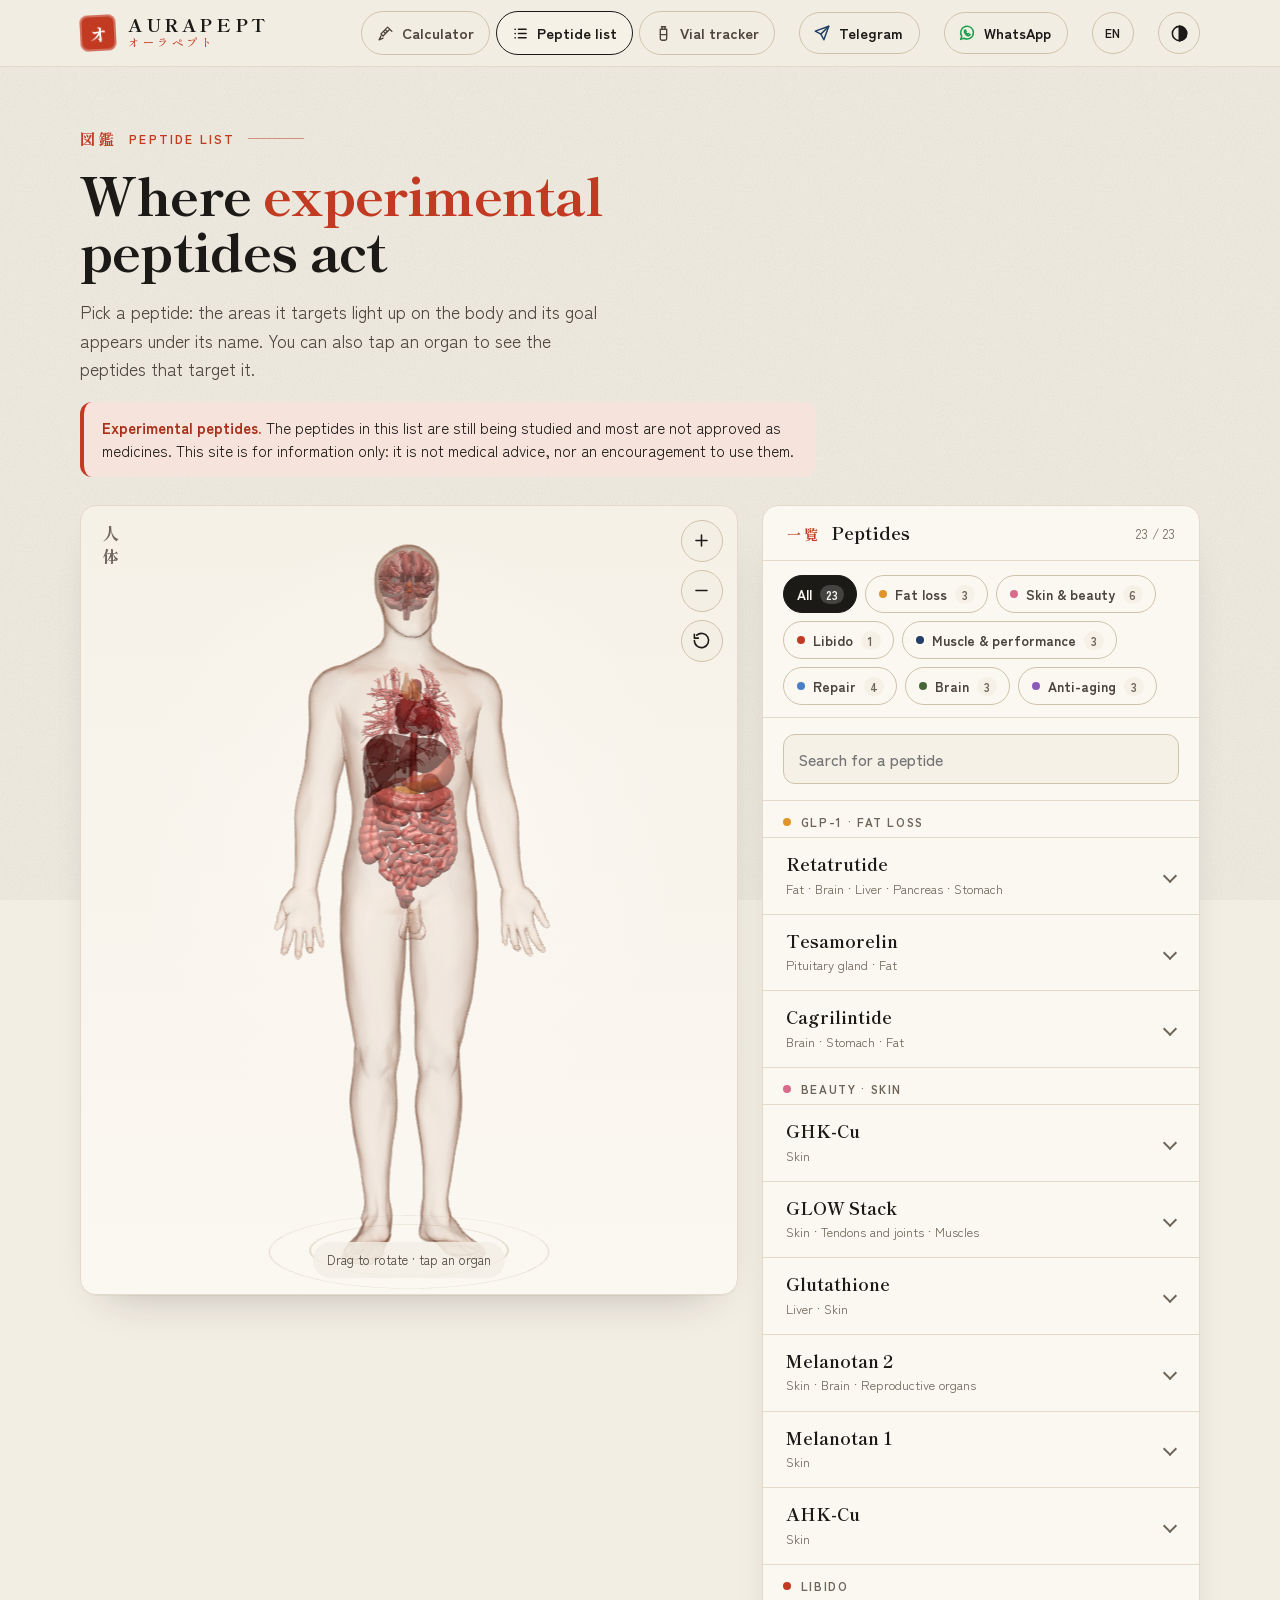
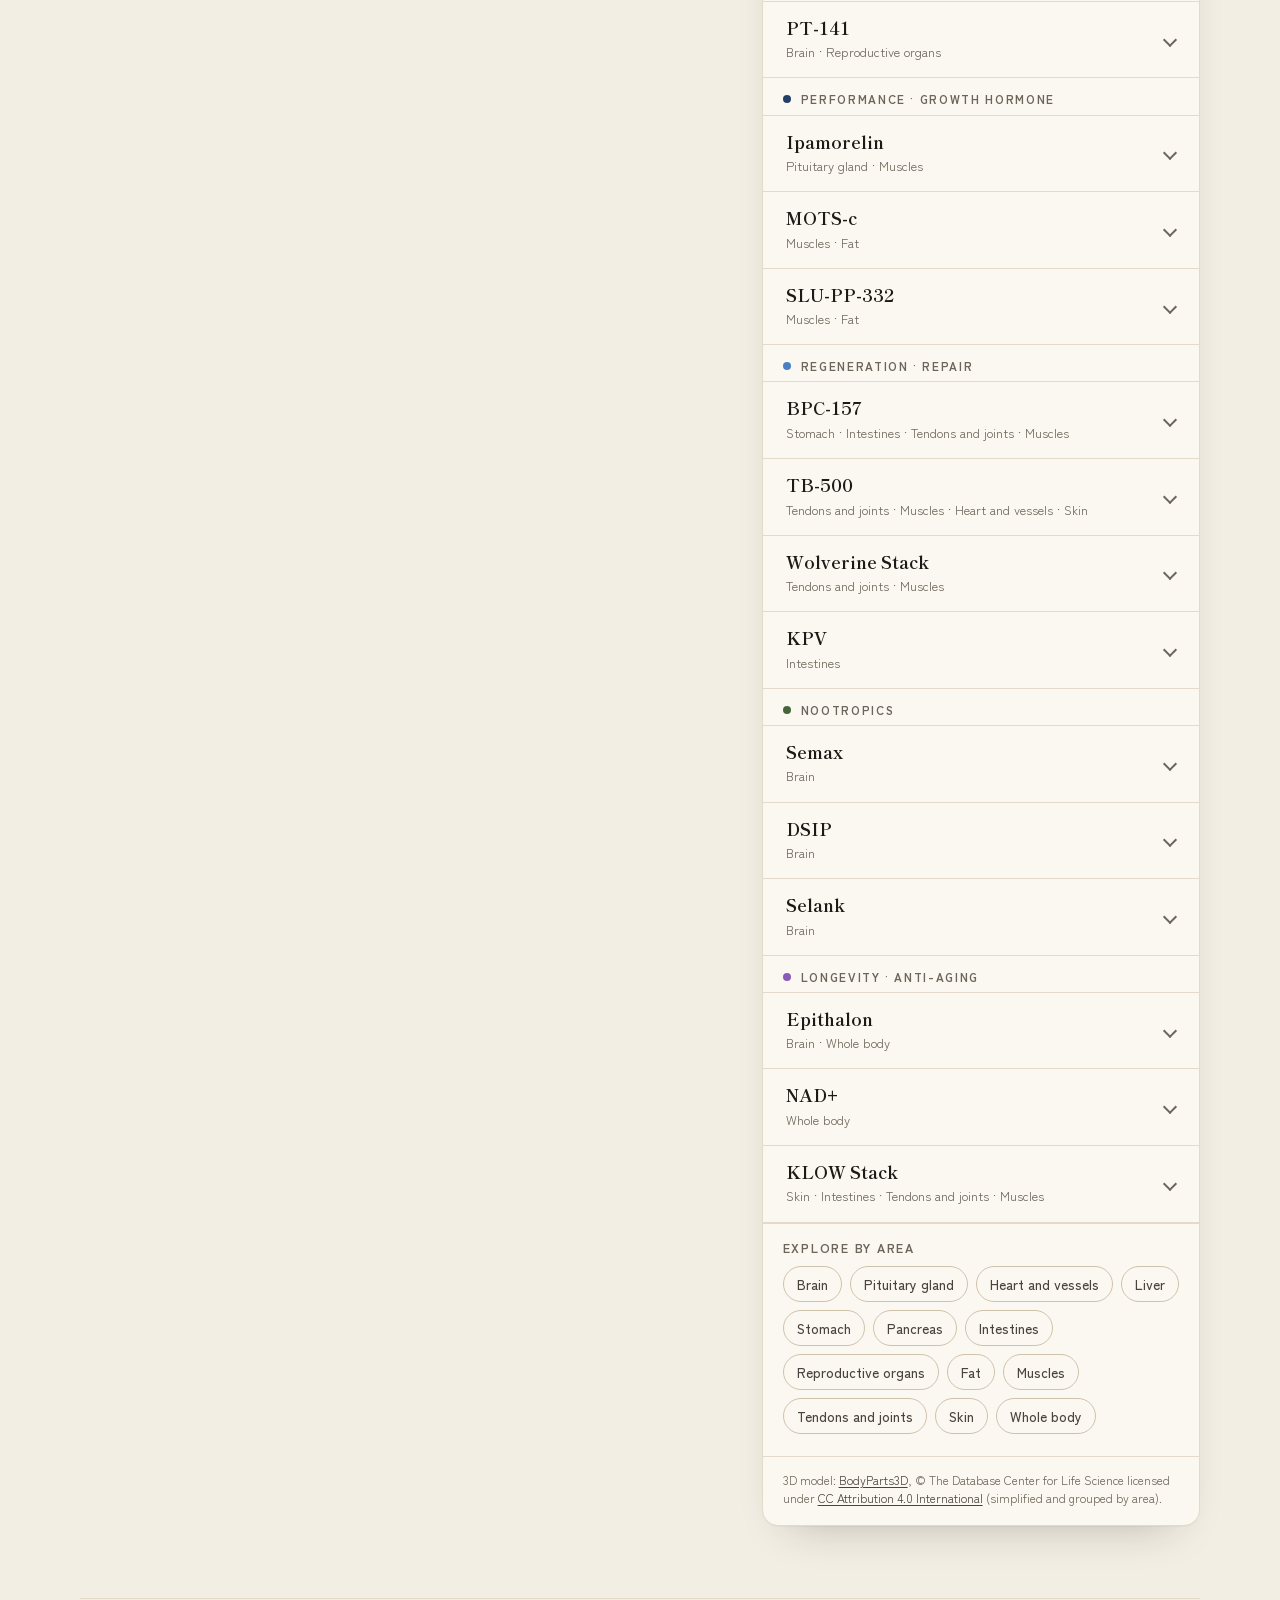
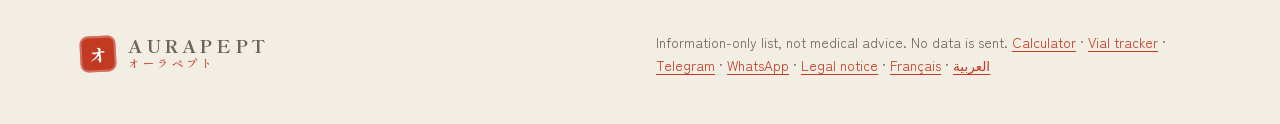
<file: en/peptides/index.html>
<!doctype html>
<html lang="en">
<head>
<meta charset="utf-8">
<meta name="viewport" content="width=device-width, initial-scale=1, viewport-fit=cover">
<title>AURAPEPT · Peptide list</title>
<meta name="description" content="AURAPEPT list: experimental peptides, with a 3D body showing where they act and a simple explanation of their goal.">
<meta http-equiv="Content-Security-Policy" content="default-src 'none'; script-src 'self'; style-src 'self'; font-src 'self'; img-src 'self' data:; connect-src 'self'; manifest-src 'self'; worker-src 'self'; base-uri 'none'; form-action 'none'; upgrade-insecure-requests">
<meta name="referrer" content="strict-origin-when-cross-origin">
<meta name="theme-color" content="#f3eee4" media="(prefers-color-scheme: light)">
<meta name="theme-color" content="#0f1117" media="(prefers-color-scheme: dark)">
<link rel="canonical" href="https://aurapept.github.io/en/peptides/">
<link rel="alternate" hreflang="fr" href="https://aurapept.github.io/peptides/">
<link rel="alternate" hreflang="en" href="https://aurapept.github.io/en/peptides/">
<link rel="alternate" hreflang="ar" href="https://aurapept.github.io/ar/peptides/">
<link rel="alternate" hreflang="x-default" href="https://aurapept.github.io/peptides/">
<meta property="og:type" content="website">
<meta property="og:site_name" content="AURAPEPT">
<meta property="og:locale" content="en_US">
<meta property="og:locale:alternate" content="fr_FR">
<meta property="og:locale:alternate" content="ar_AR">
<meta property="og:title" content="AURAPEPT · Peptide list">
<meta property="og:description" content="A 3D body showing where experimental peptides act.">
<meta property="og:url" content="https://aurapept.github.io/en/peptides/">
<meta property="og:image" content="https://aurapept.github.io/assets/og-liste-en.png">
<meta property="og:image:type" content="image/png">
<meta property="og:image:width" content="1200">
<meta property="og:image:height" content="630">
<meta property="og:image:alt" content="AURAPEPT list: 3D human body with its organs and the peptide families">
<meta name="twitter:card" content="summary_large_image">
<meta name="twitter:image" content="https://aurapept.github.io/assets/og-liste-en.png">
<link rel="icon" href="../../assets/favicon-32.png" sizes="32x32" type="image/png">
<link rel="apple-touch-icon" href="../../assets/apple-touch-icon.png">
<link rel="manifest" href="/en/manifest.webmanifest">
<meta name="apple-mobile-web-app-title" content="AURAPEPT">
<meta name="mobile-web-app-capable" content="yes">
<meta name="apple-mobile-web-app-capable" content="yes">
<link rel="preload" href="../../assets/fonts/shippori-mincho-800.woff2" as="font" type="font/woff2" crossorigin>
<link rel="preload" href="../../assets/fonts/zen-kaku-gothic-new-400.woff2" as="font" type="font/woff2" crossorigin>
<link rel="modulepreload" href="../../peptides/vendor/three.module.min.js">
<link rel="modulepreload" href="../../peptides/data-en.js">
<link rel="preload" href="../../peptides/corps/base.bin" as="fetch" type="application/octet-stream" crossorigin>
<script src="../../assets/theme.js"></script>
<link rel="stylesheet" href="../../assets/style.css">
<link rel="stylesheet" href="../../peptides/peptides.css">
<script type="module" src="../../peptides/peptides.js"></script>
</head>
<body>
<a class="skip" href="#top">Skip to content</a>

<header class="topbar">
  <div class="wrap">
    <a class="brand" href="../" aria-label="AURAPEPT, back to the calculator">
      <span class="seal" aria-hidden="true">オ</span>
      <span><span class="brand-name">AURAPEPT</span><span class="brand-kana">オーラペプト</span></span>
    </a>
    <nav class="nav" aria-label="AURAPEPT sites">
      <a href="../"><svg viewBox="0 0 24 24" width="18" height="18" aria-hidden="true"><path d="m15 3 6 6M18 6l-9.5 9.5-3-3L15 3M5.5 15.5 3 21l5.5-2.5M10 10l1.5 1.5M12.5 7.5 14 9"/></svg>Calculator</a>
      <a href="./" aria-current="page"><svg viewBox="0 0 24 24" width="18" height="18" aria-hidden="true"><path d="M9 6h11M9 12h11M9 18h11"/><circle cx="4.5" cy="6" r="1.2"/><circle cx="4.5" cy="12" r="1.2"/><circle cx="4.5" cy="18" r="1.2"/></svg>Peptide list</a>
      <a href="../suivi/"><svg viewBox="0 0 24 24" width="18" height="18" aria-hidden="true"><path d="M9 2.5h6M10 2.5V6M14 2.5V6M7.5 6h9v13a2.5 2.5 0 0 1-2.5 2.5h-4A2.5 2.5 0 0 1 7.5 19z"/><path d="M7.5 13.5h9"/></svg>Vial tracker</a>
    </nav>
    <a class="tg-btn" href="https://t.me/+9vQsCb7qMOgwNDRk" target="_blank" rel="noopener noreferrer" aria-label="Join AURAPEPT on Telegram (new tab)">
      <svg viewBox="0 0 24 24" aria-hidden="true"><path d="M21 3 10.5 13.5"/><path d="M21 3 14.5 21l-4-7.5L3 9.5 21 3Z"/></svg><span>Telegram</span>
    </a>
    <a class="tg-btn wa-btn" href="https://wa.me/33759473903" target="_blank" rel="noopener noreferrer" aria-label="Message on WhatsApp at +33 7 59 47 39 03 (new tab)">
      <svg viewBox="0 0 24 24" width="18" height="18" aria-hidden="true"><path d="M20.5 11.6a8.5 8.5 0 0 1-12.6 7.4L3.5 20.5l1.5-4.3a8.5 8.5 0 1 1 15.5-4.6z"/><path d="M9 8.2c.3-.4.7-.4 1-.1l.9 1.6c.2.3.1.7-.2 1l-.5.4c.5 1.1 1.4 2 2.5 2.5l.4-.5c.3-.3.7-.4 1-.2l1.6.9c.3.2.4.7.1 1-.6.8-1.6 1.2-2.6.9a8 8 0 0 1-4.6-4.6c-.3-1 0-2 .4-2.9z"/></svg><span>WhatsApp</span>
    </a>
    <details class="lang" id="langMenu">
      <summary class="lang-btn" aria-label="Language: English. Change language" title="Change language">EN</summary>
      <ul class="lang-list">
        <li><a href="../../peptides/" hreflang="fr" lang="fr">Français</a></li>
        <li><a href="./" hreflang="en" lang="en" aria-current="page">English</a></li>
        <li><a href="../../ar/peptides/" hreflang="ar" lang="ar" dir="rtl">العربية</a></li>
      </ul>
    </details>
    <button class="icon-btn" id="themeBtn" type="button" aria-label="Theme"></button>
  </div>
</header>
<nav class="sites wrap" aria-label="AURAPEPT sites">
      <a href="../"><svg viewBox="0 0 24 24" width="18" height="18" aria-hidden="true"><path d="m15 3 6 6M18 6l-9.5 9.5-3-3L15 3M5.5 15.5 3 21l5.5-2.5M10 10l1.5 1.5M12.5 7.5 14 9"/></svg><span>Calculator</span></a>
      <a href="./" aria-current="page"><svg viewBox="0 0 24 24" width="18" height="18" aria-hidden="true"><path d="M9 6h11M9 12h11M9 18h11"/><circle cx="4.5" cy="6" r="1.2"/><circle cx="4.5" cy="12" r="1.2"/><circle cx="4.5" cy="18" r="1.2"/></svg><span>Peptides</span></a>
      <a href="../suivi/"><svg viewBox="0 0 24 24" width="18" height="18" aria-hidden="true"><path d="M9 2.5h6M10 2.5V6M14 2.5V6M7.5 6h9v13a2.5 2.5 0 0 1-2.5 2.5h-4A2.5 2.5 0 0 1 7.5 19z"/><path d="M7.5 13.5h9"/></svg><span>Tracker</span></a>
</nav>
<nav class="contact-row wrap" aria-label="Contact">
  <a class="contact-btn" href="https://t.me/+9vQsCb7qMOgwNDRk" target="_blank" rel="noopener noreferrer" aria-label="Join AURAPEPT on Telegram (new tab)"><svg viewBox="0 0 24 24" width="18" height="18" aria-hidden="true"><path d="M21 3 10.5 13.5"/><path d="M21 3 14.5 21l-4-7.5L3 9.5 21 3Z"/></svg><span>Telegram</span></a>
  <a class="contact-btn contact-wa" href="https://wa.me/33759473903" target="_blank" rel="noopener noreferrer" aria-label="Message on WhatsApp at +33 7 59 47 39 03 (new tab)"><svg viewBox="0 0 24 24" width="18" height="18" aria-hidden="true"><path d="M20.5 11.6a8.5 8.5 0 0 1-12.6 7.4L3.5 20.5l1.5-4.3a8.5 8.5 0 1 1 15.5-4.6z"/><path d="M9 8.2c.3-.4.7-.4 1-.1l.9 1.6c.2.3.1.7-.2 1l-.5.4c.5 1.1 1.4 2 2.5 2.5l.4-.5c.3-.3.7-.4 1-.2l1.6.9c.3.2.4.7.1 1-.6.8-1.6 1.2-2.6.9a8 8 0 0 1-4.6-4.6c-.3-1 0-2 .4-2.9z"/></svg><span>WhatsApp</span></a>
</nav>

<main class="wrap" id="top">
  <noscript><p class="noscript">The list needs JavaScript. Turn it on in your browser to see the 3D body and the peptides.</p></noscript>

  <section class="atlas-head">
    <p class="eyebrow"><span class="jp">図鑑</span>Peptide list</p>
    <h1>Where <em>experimental</em> peptides act</h1>
    <p class="lead">Pick a peptide: the areas it targets light up on the body and its goal appears under its name. You can also tap an organ to see the peptides that target it.</p>
    <p class="exp-banner" role="note"><b>Experimental peptides.</b> The peptides in this list are still being studied and most are not approved as medicines. This site is for information only: it is not medical advice, nor an encouragement to use them.</p>
  </section>

  <section class="atlas" id="atlas" aria-label="3D body and peptide list">
    <div class="stage panel">
      <canvas id="body3d" role="img" aria-label="3D human body. The areas targeted by the selected peptide light up. Drag to rotate."></canvas>
      <div class="labels" id="labels" aria-hidden="true"></div>
      <span class="stage-tag" aria-hidden="true">人体</span>
      <p class="stage-loading" id="loading" role="status">Loading the body…</p>
      <p class="stage-hint" id="hint">Drag to rotate · tap an organ</p>
      <div class="stage-tools" id="stageTools">
        <button class="icon-btn" id="zoomIn" type="button" aria-label="Zoom in" title="Zoom in">
          <svg viewBox="0 0 24 24" fill="none" stroke="currentColor" stroke-width="2" stroke-linecap="round" aria-hidden="true"><path d="M12 5v14M5 12h14"/></svg>
        </button>
        <button class="icon-btn" id="zoomOut" type="button" aria-label="Zoom out" title="Zoom out">
          <svg viewBox="0 0 24 24" fill="none" stroke="currentColor" stroke-width="2" stroke-linecap="round" aria-hidden="true"><path d="M5 12h14"/></svg>
        </button>
        <button class="icon-btn" id="resetView" type="button" aria-label="Recenter the body" title="Recenter">
          <svg viewBox="0 0 24 24" fill="none" stroke="currentColor" stroke-width="2" stroke-linecap="round" stroke-linejoin="round" aria-hidden="true"><path d="M3 12a9 9 0 1 0 3-6.7"/><path d="M3 4v5h5"/></svg>
        </button>
      </div>
      <p class="stage-fallback" id="fallback" hidden>The 3D view isn't available on this device. The list and explanations still work.</p>
    </div>

    <div class="list-panel panel">
      <div class="panel-head">
        <h2 class="panel-title"><span class="jp">一覧</span>Peptides</h2>
        <span class="count" id="count"></span>
      </div>
      <div class="fam" id="famChips" role="group" aria-label="Peptide families"></div>
      <div class="list-tools">
        <label class="sr-only" for="search">Search for a peptide</label>
        <input class="text-field" id="search" type="search" placeholder="Search for a peptide" autocomplete="off">
        <div class="zone-filter" id="zoneFilter" hidden>
          <span>Area: <b id="zoneFilterName"></b></span>
          <button class="link-btn" id="clearZone" type="button">Show all</button>
        </div>
      </div>
      <ul class="pep-list" id="pepList"></ul>
      <p class="empty" id="emptyState" hidden></p>
      <div class="zones-explore">
        <h3>Explore by area</h3>
        <div class="zchips" id="zoneChips"></div>
      </div>
      <p class="credit">3D model: <a href="https://dbarchive.biosciencedbc.jp/en/bodyparts3d/download.html" target="_blank" rel="noopener noreferrer">BodyParts3D</a>, © The Database Center for Life Science licensed under <a href="https://creativecommons.org/licenses/by/4.0/" target="_blank" rel="noopener noreferrer">CC Attribution 4.0 International</a> (simplified and grouped by area).</p>
    </div>
  </section>

  <footer class="footer">
    <div class="brand">
      <span class="seal" aria-hidden="true">オ</span>
      <span><span class="brand-name">AURAPEPT</span><span class="brand-kana">オーラペプト</span></span>
    </div>
    <p class="footer-note">Information-only list, not medical advice. No data is sent. <a href="../">Calculator</a> · <a href="../suivi/">Vial tracker</a> · <a href="https://t.me/+9vQsCb7qMOgwNDRk" target="_blank" rel="noopener noreferrer">Telegram</a> · <a href="https://wa.me/33759473903" target="_blank" rel="noopener noreferrer">WhatsApp</a> · <a href="../#mentions">Legal notice</a> · <a href="../../peptides/" hreflang="fr" lang="fr">Français</a> · <a href="../../ar/peptides/" hreflang="ar" lang="ar" dir="rtl">العربية</a></p>
  </footer>
</main>
</body>
</html>
</file>
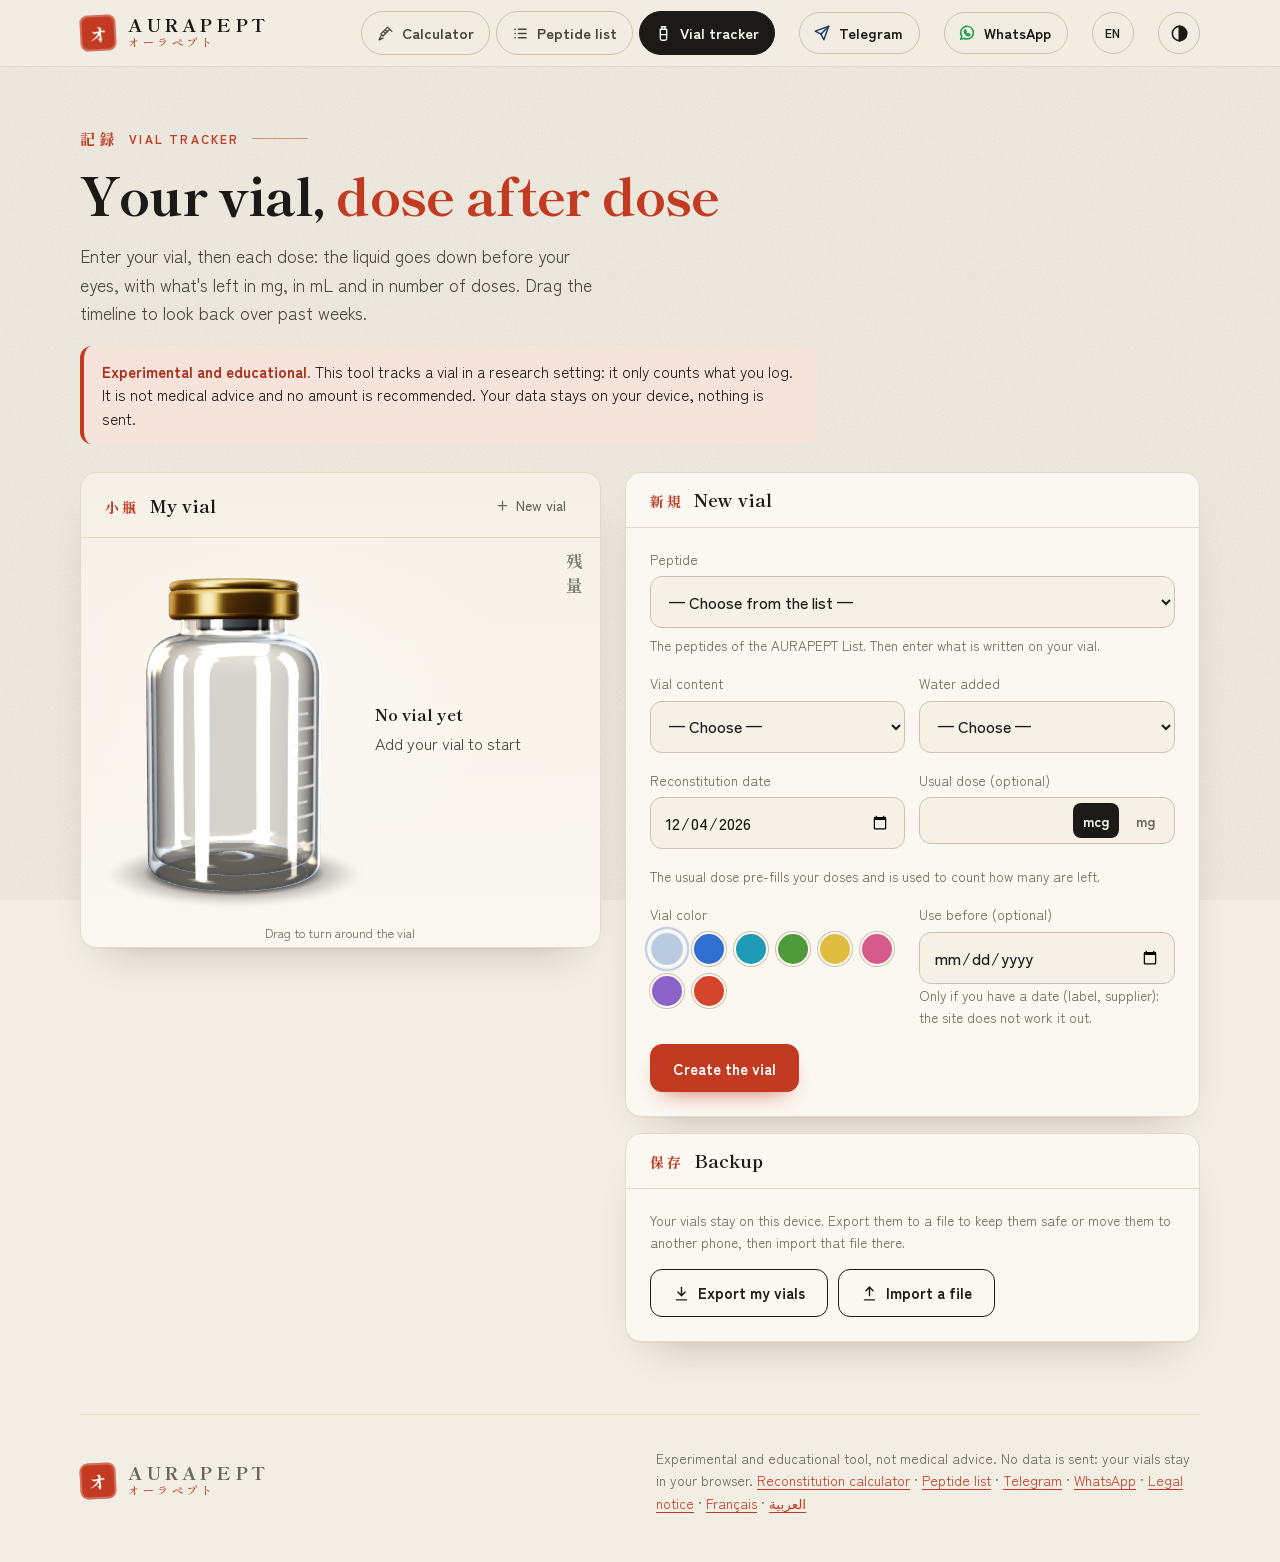
<file: en/suivi/index.html>
<!doctype html>
<html lang="en">
<head>
<meta charset="utf-8">
<meta name="viewport" content="width=device-width, initial-scale=1, viewport-fit=cover">
<title>AURAPEPT · Vial tracker</title>
<meta name="description" content="AURAPEPT vial tracker: log each dose and watch the vial empty, with what's left in mg, in mL and in number of doses.">
<meta http-equiv="Content-Security-Policy" content="default-src 'none'; script-src 'self'; style-src 'self'; font-src 'self'; img-src 'self' data:; manifest-src 'self'; worker-src 'self'; base-uri 'none'; form-action 'none'; upgrade-insecure-requests">
<meta name="referrer" content="strict-origin-when-cross-origin">
<meta name="theme-color" content="#f3eee4" media="(prefers-color-scheme: light)">
<meta name="theme-color" content="#0f1117" media="(prefers-color-scheme: dark)">
<link rel="canonical" href="https://aurapept.github.io/en/suivi/">
<link rel="alternate" hreflang="fr" href="https://aurapept.github.io/suivi/">
<link rel="alternate" hreflang="en" href="https://aurapept.github.io/en/suivi/">
<link rel="alternate" hreflang="ar" href="https://aurapept.github.io/ar/suivi/">
<link rel="alternate" hreflang="x-default" href="https://aurapept.github.io/suivi/">
<meta property="og:type" content="website">
<meta property="og:site_name" content="AURAPEPT">
<meta property="og:locale" content="en_US">
<meta property="og:locale:alternate" content="fr_FR">
<meta property="og:locale:alternate" content="ar_AR">
<meta property="og:title" content="AURAPEPT · Vial tracker">
<meta property="og:description" content="An interactive vial that empties dose after dose, week after week.">
<meta property="og:url" content="https://aurapept.github.io/en/suivi/">
<meta property="og:image" content="https://aurapept.github.io/assets/og-suivi-en.png">
<meta property="og:image:type" content="image/png">
<meta property="og:image:width" content="1200">
<meta property="og:image:height" content="630">
<meta property="og:image:alt" content="Half-full AURAPEPT vial, with what's left in mg and mL">
<meta name="twitter:card" content="summary_large_image">
<meta name="twitter:image" content="https://aurapept.github.io/assets/og-suivi-en.png">
<link rel="icon" href="../../assets/favicon-32.png" sizes="32x32" type="image/png">
<link rel="apple-touch-icon" href="../../assets/apple-touch-icon.png">
<link rel="manifest" href="/en/manifest.webmanifest">
<meta name="apple-mobile-web-app-title" content="AURAPEPT">
<meta name="mobile-web-app-capable" content="yes">
<meta name="apple-mobile-web-app-capable" content="yes">
<link rel="preload" href="../../assets/fonts/shippori-mincho-800.woff2" as="font" type="font/woff2" crossorigin>
<link rel="preload" href="../../assets/fonts/zen-kaku-gothic-new-400.woff2" as="font" type="font/woff2" crossorigin>
<script src="../../assets/theme.js"></script>
<link rel="stylesheet" href="../../assets/style.css">
<link rel="stylesheet" href="../../suivi/suivi.css">
<link rel="modulepreload" href="../../peptides/vendor/three.module.min.js">
<link rel="modulepreload" href="../../suivi/fiole3d.js">
<link rel="modulepreload" href="../../suivi/etagere3d.js">
<script src="../../suivi/suivi.js" defer></script>
</head>
<body>
<a class="skip" href="#top">Skip to content</a>

<header class="topbar">
  <div class="wrap">
    <a class="brand" href="../" aria-label="AURAPEPT, back to the calculator">
      <span class="seal" aria-hidden="true">オ</span>
      <span><span class="brand-name">AURAPEPT</span><span class="brand-kana">オーラペプト</span></span>
    </a>
    <nav class="nav" aria-label="AURAPEPT sites">
      <a href="../"><svg viewBox="0 0 24 24" width="18" height="18" aria-hidden="true"><path d="m15 3 6 6M18 6l-9.5 9.5-3-3L15 3M5.5 15.5 3 21l5.5-2.5M10 10l1.5 1.5M12.5 7.5 14 9"/></svg>Calculator</a>
      <a href="../peptides/"><svg viewBox="0 0 24 24" width="18" height="18" aria-hidden="true"><path d="M9 6h11M9 12h11M9 18h11"/><circle cx="4.5" cy="6" r="1.2"/><circle cx="4.5" cy="12" r="1.2"/><circle cx="4.5" cy="18" r="1.2"/></svg>Peptide list</a>
      <a href="./" aria-current="page"><svg viewBox="0 0 24 24" width="18" height="18" aria-hidden="true"><path d="M9 2.5h6M10 2.5V6M14 2.5V6M7.5 6h9v13a2.5 2.5 0 0 1-2.5 2.5h-4A2.5 2.5 0 0 1 7.5 19z"/><path d="M7.5 13.5h9"/></svg>Vial tracker</a>
    </nav>
    <a class="tg-btn" href="https://t.me/+9vQsCb7qMOgwNDRk" target="_blank" rel="noopener noreferrer" aria-label="Join AURAPEPT on Telegram (new tab)">
      <svg viewBox="0 0 24 24" aria-hidden="true"><path d="M21 3 10.5 13.5"/><path d="M21 3 14.5 21l-4-7.5L3 9.5 21 3Z"/></svg><span>Telegram</span>
    </a>
    <a class="tg-btn wa-btn" href="https://wa.me/33759473903" target="_blank" rel="noopener noreferrer" aria-label="Message on WhatsApp at +33 7 59 47 39 03 (new tab)">
      <svg viewBox="0 0 24 24" width="18" height="18" aria-hidden="true"><path d="M20.5 11.6a8.5 8.5 0 0 1-12.6 7.4L3.5 20.5l1.5-4.3a8.5 8.5 0 1 1 15.5-4.6z"/><path d="M9 8.2c.3-.4.7-.4 1-.1l.9 1.6c.2.3.1.7-.2 1l-.5.4c.5 1.1 1.4 2 2.5 2.5l.4-.5c.3-.3.7-.4 1-.2l1.6.9c.3.2.4.7.1 1-.6.8-1.6 1.2-2.6.9a8 8 0 0 1-4.6-4.6c-.3-1 0-2 .4-2.9z"/></svg><span>WhatsApp</span>
    </a>
    <details class="lang" id="langMenu">
      <summary class="lang-btn" aria-label="Language: English. Change language" title="Change language">EN</summary>
      <ul class="lang-list">
        <li><a href="../../suivi/" hreflang="fr" lang="fr">Français</a></li>
        <li><a href="./" hreflang="en" lang="en" aria-current="page">English</a></li>
        <li><a href="../../ar/suivi/" hreflang="ar" lang="ar" dir="rtl">العربية</a></li>
      </ul>
    </details>
    <button class="icon-btn" id="themeBtn" type="button" aria-label="Theme"></button>
  </div>
</header>
<nav class="sites wrap" aria-label="AURAPEPT sites">
      <a href="../"><svg viewBox="0 0 24 24" width="18" height="18" aria-hidden="true"><path d="m15 3 6 6M18 6l-9.5 9.5-3-3L15 3M5.5 15.5 3 21l5.5-2.5M10 10l1.5 1.5M12.5 7.5 14 9"/></svg><span>Calculator</span></a>
      <a href="../peptides/"><svg viewBox="0 0 24 24" width="18" height="18" aria-hidden="true"><path d="M9 6h11M9 12h11M9 18h11"/><circle cx="4.5" cy="6" r="1.2"/><circle cx="4.5" cy="12" r="1.2"/><circle cx="4.5" cy="18" r="1.2"/></svg><span>Peptides</span></a>
      <a href="./" aria-current="page"><svg viewBox="0 0 24 24" width="18" height="18" aria-hidden="true"><path d="M9 2.5h6M10 2.5V6M14 2.5V6M7.5 6h9v13a2.5 2.5 0 0 1-2.5 2.5h-4A2.5 2.5 0 0 1 7.5 19z"/><path d="M7.5 13.5h9"/></svg><span>Tracker</span></a>
</nav>
<nav class="contact-row wrap" aria-label="Contact">
  <a class="contact-btn" href="https://t.me/+9vQsCb7qMOgwNDRk" target="_blank" rel="noopener noreferrer" aria-label="Join AURAPEPT on Telegram (new tab)"><svg viewBox="0 0 24 24" width="18" height="18" aria-hidden="true"><path d="M21 3 10.5 13.5"/><path d="M21 3 14.5 21l-4-7.5L3 9.5 21 3Z"/></svg><span>Telegram</span></a>
  <a class="contact-btn contact-wa" href="https://wa.me/33759473903" target="_blank" rel="noopener noreferrer" aria-label="Message on WhatsApp at +33 7 59 47 39 03 (new tab)"><svg viewBox="0 0 24 24" width="18" height="18" aria-hidden="true"><path d="M20.5 11.6a8.5 8.5 0 0 1-12.6 7.4L3.5 20.5l1.5-4.3a8.5 8.5 0 1 1 15.5-4.6z"/><path d="M9 8.2c.3-.4.7-.4 1-.1l.9 1.6c.2.3.1.7-.2 1l-.5.4c.5 1.1 1.4 2 2.5 2.5l.4-.5c.3-.3.7-.4 1-.2l1.6.9c.3.2.4.7.1 1-.6.8-1.6 1.2-2.6.9a8 8 0 0 1-4.6-4.6c-.3-1 0-2 .4-2.9z"/></svg><span>WhatsApp</span></a>
</nav>

<main class="wrap" id="top">
  <noscript><p class="noscript">The tracker needs JavaScript. Turn it on in your browser to see your vial.</p></noscript>

  <section class="track-head">
    <p class="eyebrow"><span class="jp">記録</span>Vial tracker</p>
    <h1>Your vial, <em>dose after dose</em></h1>
    <p class="lead">Enter your vial, then each dose: the liquid goes down before your eyes, with what's left in mg, in mL and in number of doses. Drag the timeline to look back over past weeks.</p>
    <p class="exp-banner" role="note"><b>Experimental and educational.</b> This tool tracks a vial in a research setting: it only counts what you log. It is not medical advice and no amount is recommended. Your data stays on your device, nothing is sent.</p>
  </section>

  <section class="shelf" id="shelf" aria-labelledby="shelfTitle" hidden>
    <div class="inv-card">
      <div class="inv-head">
        <div class="inv-sum">
          <h2 class="inv-k" id="shelfTitle"></h2>
          <p class="inv-big"><b id="invBig"></b> <span id="invUnit"></span></p>
          <p class="inv-sub" id="invSub"></p>
        </div>
        <div class="inv-actions">
          <button class="inv-btn" id="invExport" type="button" aria-label="Export my vials" title="Export my vials"><svg viewBox="0 0 24 24" aria-hidden="true"><path d="M12 15V3M7 8l5-5 5 5"/><path d="M5 13v6a2 2 0 0 0 2 2h10a2 2 0 0 0 2-2v-6"/></svg></button>
          <button class="inv-btn inv-add" id="shelfNew" type="button" aria-label="New vial" title="New vial"><svg viewBox="0 0 24 24" aria-hidden="true"><path d="M12 5v14M5 12h14"/></svg></button>
        </div>
      </div>
      <div class="shelf3d" id="shelf3d" hidden>
        <canvas id="shelfCanvas" aria-hidden="true"></canvas>
        <div class="shelf-labels" id="shelfLabels" role="group" aria-labelledby="shelfTitle"></div>
      </div>
    </div>
    <h3 class="list-k">All vials</h3>
    <ul class="shelf-list" id="shelfList"></ul>
  </section>

  <section class="track" id="suivi" aria-label="Vial tracker">
    <div class="panel vial-stage" id="vialStage">
      <div class="panel-head">
        <h2 class="panel-title"><span class="jp">小瓶</span>My vial</h2>
        <button class="link-btn" id="newVialBtn" type="button"><svg viewBox="0 0 24 24" fill="none" stroke="currentColor" stroke-width="2" stroke-linecap="round" aria-hidden="true"><path d="M12 5v14M5 12h14"/></svg>New vial</button>
      </div>
      <div class="vial-scene">
        <span class="stage-tag" aria-hidden="true">残量</span>
        <div class="vial-view" id="vialView" role="img" aria-label="Vial">
          <svg id="vialSvg" viewBox="0 0 260 400" aria-hidden="true"></svg>
          <canvas id="vial3d" aria-hidden="true" hidden></canvas>
          <span class="vial-float" id="vialFloat" aria-hidden="true"></span>
        </div>
        <div class="readout">
          <p class="ro-name" id="roName"></p>
          <p class="ro-k">Left</p>
          <p class="ro-big"><span id="roPct">—</span><small>%</small></p>
          <p class="ro-line" id="roMass"></p>
          <p class="ro-line" id="roMl"></p>
          <p class="ro-conc" id="roConc"></p>
        </div>
      </div>
      <p class="vial-hint">Drag the vial to tilt it</p>
      <div class="timeline" id="timeline" hidden>
        <button class="icon-btn" id="tlPlay" type="button" aria-pressed="false" aria-label="Replay the weeks" title="Replay">
          <svg viewBox="0 0 24 24" fill="currentColor" aria-hidden="true"><path d="M8 5.5v13l11-6.5z"/></svg>
        </button>
        <input type="range" id="tlRange" min="0" max="1000" step="1" value="1000" aria-label="Look back at the vial over time">
        <p class="tl-label" id="tlLabel"></p>
      </div>
      <div class="stage-foot" id="stageFoot" hidden>
        <button class="link-btn" id="editVial" type="button"><svg viewBox="0 0 24 24" fill="none" stroke="currentColor" stroke-width="2" stroke-linecap="round" stroke-linejoin="round" aria-hidden="true"><path d="M4 20h4L19 9l-4-4L4 16z"/><path d="m13.5 6.5 4 4"/></svg> Edit the vial</button>
        <button class="link-btn" id="delVial" type="button"><svg viewBox="0 0 24 24" fill="none" stroke="currentColor" stroke-width="2" stroke-linecap="round" stroke-linejoin="round" aria-hidden="true"><path d="M4 7h16M10 11v6M14 11v6M6 7l1 13h10l1-13M9 7V4h6v3"/></svg> Delete this vial</button>
      </div>
    </div>

    <div class="track-side">
      <section class="panel" id="newVial" aria-labelledby="nvTitle" hidden>
        <div class="panel-head"><h2 class="panel-title" id="nvTitle"><span class="jp">新規</span>New vial</h2></div>
        <div class="form-body">
          <div id="nvImportBox" hidden>
            <label for="nvImport">Use a vial saved in the calculator</label>
            <select class="text-field" id="nvImport"><option value="">— Choose —</option></select>
          </div>
          <div id="nvPepBox" hidden>
            <label for="nvPep">Peptide</label>
            <select class="text-field" id="nvPep" aria-describedby="nvPepHint"><option value="">— Choose from the list —</option><option value="other">Other (type the name)</option></select>
            <p class="hint pep-hint" id="nvPepHint">The peptides of the AURAPEPT List. Then enter what is written on your vial. <a class="pep-link" id="nvPepLink" href="../peptides/" hidden>See its page in the list</a></p>
          </div>
          <div id="nvNameBox">
            <label for="nvName">Name (optional)</label>
            <input class="text-field" id="nvName" type="text" maxlength="40" placeholder="E.g. the name on the label" autocomplete="off">
          </div>
          <div class="form-row">
            <div>
              <label for="nvTotalPick" id="lblNvTotal">Vial content</label>
              <select class="text-field" id="nvTotalPick"><option value="">— Choose —</option><option value="other">Other amount</option></select>
              <div class="field total-other" id="nvTotalBox" hidden><input id="nvTotal" type="text" inputmode="decimal" autocomplete="off" aria-labelledby="lblNvTotal"><div class="seg" id="nvTotalUnit" role="group" aria-label="Content unit"><button type="button" data-v="mg" aria-pressed="true">mg</button><button type="button" data-v="mcg" aria-pressed="false">mcg</button></div></div>
            </div>
            <div>
              <label for="nvWaterPick" id="lblNvWater">Water added</label>
              <select class="text-field" id="nvWaterPick"><option value="">— Choose —</option><option value="other">Other volume</option></select>
              <div class="field total-other" id="nvWaterBox" hidden><input id="nvWater" type="text" inputmode="decimal" autocomplete="off" aria-labelledby="lblNvWater"><span class="suffix">mL</span></div>
            </div>
          </div>
          <div class="form-row">
            <div>
              <label for="nvDate">Reconstitution date</label>
              <input class="text-field" id="nvDate" type="date">
            </div>
            <div>
              <span class="form-label" id="lblNvDose">Usual dose (optional)</span>
              <div class="field"><input id="nvDose" type="text" inputmode="decimal" autocomplete="off" aria-labelledby="lblNvDose"><div class="seg" id="nvDoseUnit" role="group" aria-label="Dose unit"><button type="button" data-v="mcg" aria-pressed="true">mcg</button><button type="button" data-v="mg" aria-pressed="false">mg</button></div></div>
            </div>
          </div>
          <p class="hint">The usual dose pre-fills your doses and is used to count how many are left.</p>
          <div class="form-row">
            <div>
              <span class="form-label" id="lblNvColor">Vial color</span>
              <div class="swatches" id="nvColor" role="group" aria-labelledby="lblNvColor"></div>
            </div>
            <div>
              <label for="nvBud">Use before (optional)</label>
              <input class="text-field" id="nvBud" type="date">
              <p class="hint">Only if you have a date (label, supplier): the site does not work it out.</p>
            </div>
          </div>
          <p class="form-error" id="nvError" role="alert" hidden></p>
          <div class="form-actions">
            <button class="btn btn-primary" id="nvCreate" type="button">Create the vial</button>
            <button class="btn" id="nvCancel" type="button">Cancel</button>
          </div>
        </div>
      </section>

      <section class="panel" id="dosePanel" aria-labelledby="dsTitle" hidden>
        <div class="panel-head">
          <h2 class="panel-title" id="dsTitle"><span class="jp">記録</span>Doses</h2>
          <span class="pill" id="vialStatus" data-tone="ok"></span>
        </div>
        <div class="form-body">
          <div>
            <span class="form-label" id="lblDs">Amount drawn</span>
            <div class="field"><input id="dsAmount" type="text" inputmode="decimal" autocomplete="off" aria-labelledby="lblDs"><div class="seg" id="dsUnit" role="group" aria-label="Amount unit"><button type="button" data-v="mcg" aria-pressed="true">mcg</button><button type="button" data-v="mg" aria-pressed="false">mg</button><button type="button" data-v="u" aria-pressed="false">units</button></div></div>
          </div>
          <div>
            <label for="dsTime">Date and time</label>
            <input class="text-field" id="dsTime" type="datetime-local">
          </div>
          <div class="site-field">
            <div class="site-head"><span class="form-label" id="lblSite">Injection site (optional)</span><span class="site-last" id="siteLast"></span></div>
            <div class="site-map" id="siteMap" aria-hidden="true"></div>
            <p class="site-legend"><span><i class="is-best"></i>Most rested</span><span><i class="is-recent"></i>Used in the last 3 days</span><span><i class="is-free"></i>Available</span></p>
            <div class="site-card" id="siteCard" hidden><p class="sc-k" id="scK"></p><p class="sc-name" id="scName"></p><p class="sc-when" id="scWhen"></p></div>
            <p class="hint">Tap an area on the body. R and L = your right and left.</p>
            <button class="link-btn site-toggle" id="siteToggle" type="button" aria-expanded="false" aria-controls="siteList">All sites</button>
            <div class="site-list" id="siteList" role="group" aria-labelledby="lblSite" hidden></div>
          </div>
          <div>
            <label for="dsNote">Note (optional)</label>
            <input class="text-field" id="dsNote" type="text" maxlength="140" placeholder="E.g. after training" autocomplete="off">
          </div>
          <p class="preview" id="dsPreview" aria-live="polite"></p>
          <p class="form-error" id="dsError" role="alert" hidden></p>
          <div class="form-actions">
            <button class="btn btn-primary" id="dsAdd" type="button"><svg viewBox="0 0 24 24" fill="none" stroke="currentColor" stroke-width="2" stroke-linecap="round" aria-hidden="true"><path d="M12 5v14M5 12h14"/></svg>Add the dose</button>
            <button class="btn" id="dsCancel" type="button" hidden>Cancel</button>
          </div>
        </div>
        <dl class="stats track-stats">
          <div><dt>Left in the vial</dt><dd id="stLeft">—</dd></div>
          <div><dt>Volume left</dt><dd id="stMl">—</dd></div>
          <div><dt>Doses logged</dt><dd id="stCount">—</dd></div>
          <div><dt>Doses left</dt><dd id="stDosesLeft">—</dd></div>
          <div><dt>Since reconstitution</dt><dd id="stSince">—</dd></div>
          <div><dt>Empty around</dt><dd id="stEmpty">—</dd></div>
        </dl>
        <div class="history">
          <h3>History</h3>
          <div id="history"></div>
          <p class="hist-empty" id="histEmpty">No dose logged yet. Add the first one just above.</p>
        </div>
      </section>

      <section class="panel" id="backupPanel" aria-labelledby="bkTitle">
        <div class="panel-head"><h2 class="panel-title" id="bkTitle"><span class="jp">保存</span>Backup</h2></div>
        <div class="form-body">
          <p class="hint">Your vials stay on this device. Export them to a file to keep them safe or move them to another phone, then import that file there.</p>
          <div class="form-actions">
            <button class="btn" id="exportBtn" type="button"><svg viewBox="0 0 24 24" fill="none" stroke="currentColor" stroke-width="2" stroke-linecap="round" stroke-linejoin="round" aria-hidden="true"><path d="M12 3v12M7 10l5 5 5-5"/><path d="M5 21h14"/></svg>Export my vials</button>
            <button class="btn" id="importBtn" type="button"><svg viewBox="0 0 24 24" fill="none" stroke="currentColor" stroke-width="2" stroke-linecap="round" stroke-linejoin="round" aria-hidden="true"><path d="M12 15V3M7 8l5-5 5 5"/><path d="M5 21h14"/></svg>Import a file</button>
            <input type="file" id="importFile" accept="application/json,.json" hidden>
          </div>
        </div>
      </section>
    </div>
  </section>

  <footer class="footer">
    <div class="brand">
      <span class="seal" aria-hidden="true">オ</span>
      <span><span class="brand-name">AURAPEPT</span><span class="brand-kana">オーラペプト</span></span>
    </div>
    <p class="footer-note">Experimental and educational tool, not medical advice. No data is sent: your vials stay in your browser. <a href="../">Reconstitution calculator</a> · <a href="../peptides/">Peptide list</a> · <a href="https://t.me/+9vQsCb7qMOgwNDRk" target="_blank" rel="noopener noreferrer">Telegram</a> · <a href="https://wa.me/33759473903" target="_blank" rel="noopener noreferrer">WhatsApp</a> · <a href="../#mentions">Legal notice</a> · <a href="../../suivi/" hreflang="fr" lang="fr">Français</a> · <a href="../../ar/suivi/" hreflang="ar" lang="ar" dir="rtl">العربية</a></p>
  </footer>
</main>
<p class="sr-only" id="srLive" aria-live="polite"></p>
<div class="toast" id="toast" role="status" aria-live="polite"></div>
</body>
</html>
</file>
<file: assets/style.css>
@font-face { font-family: "Shippori Mincho"; font-style: normal; font-weight: 500; font-display: swap; src: url("fonts/shippori-mincho-500.woff2") format("woff2"); }
  @font-face { font-family: "Shippori Mincho"; font-style: normal; font-weight: 700; font-display: swap; src: url("fonts/shippori-mincho-700.woff2") format("woff2"); }
  @font-face { font-family: "Shippori Mincho"; font-style: normal; font-weight: 800; font-display: swap; src: url("fonts/shippori-mincho-800.woff2") format("woff2"); }
  @font-face { font-family: "Zen Kaku Gothic New"; font-style: normal; font-weight: 400; font-display: swap; src: url("fonts/zen-kaku-gothic-new-400.woff2") format("woff2"); }
  @font-face { font-family: "Zen Kaku Gothic New"; font-style: normal; font-weight: 500; font-display: swap; src: url("fonts/zen-kaku-gothic-new-500.woff2") format("woff2"); }
  @font-face { font-family: "Zen Kaku Gothic New"; font-style: normal; font-weight: 700; font-display: swap; src: url("fonts/zen-kaku-gothic-new-700.woff2") format("woff2"); }

  /* Mise en page : en-tête éditorial (texte + estampe), puis l'instrument en deux colonnes
     (réglages | résultat collant) ; sur mobile, une barre de résultat reste en bas d'écran. */
  :root {
    --washi: #f3eee4; --paper: #fbf8f2; --field: #f6f1e7;
    --sumi: #1c1a17; --sumi-2: #4a443c; --muted: #6d6559;
    --line: #e3dac9; --line-strong: #cfc2ab;
    --shu: #c23a22; --shu-hover: #a92f1a; --shu-ink: #ffffff; --shu-soft: #f6e3db;
    --ai: #233f66; --kin: #835c0e; --kin-soft: #f4e9d0; --matcha: #46663a; --matcha-soft: #e3ebda;
    --ring: rgba(194, 58, 34, .18); --bar: rgba(243, 238, 228, .82);
    --sky-top: #eadcc6; --sky-bottom: #f7f0e4; --sun: #c23a22; --fuji: #233f66; --fuji-far: #a9b6c7;
    --snow: #fbf8f2; --sea: #d9e0ea; --wave: rgba(35, 63, 102, .22);
    --tag: #fffdf8; --tag-ink: #1c1a17; --tag-muted: #6d6559; --dock-accent: #ff8f75;
    --shadow: 0 1px 0 rgba(28, 26, 23, .04), 0 22px 44px -28px rgba(28, 26, 23, .32);
    --grain: .07;
    --f-display: "Shippori Mincho", "Hiragino Mincho ProN", "Yu Mincho", Georgia, serif;
    --f-body: "Zen Kaku Gothic New", "Hiragino Sans", "Yu Gothic", system-ui, sans-serif;
    --r: 16px;
    color-scheme: light;
  }
  @media (prefers-color-scheme: dark) {
    :root:not([data-theme="light"]) {
      --washi: #0f1117; --paper: #161922; --field: #1c202a;
      --sumi: #eee7d9; --sumi-2: #cdc4b4; --muted: #9f9788;
      --line: #282c38; --line-strong: #3b404f;
      --shu: #ee6a4f; --shu-hover: #f48369; --shu-ink: #1a0d09; --shu-soft: #33201b;
      --ai: #93b3e0; --kin: #e2b052; --kin-soft: #2d2615; --matcha: #a3c78a; --matcha-soft: #1d2819;
      --ring: rgba(238, 106, 79, .26); --bar: rgba(15, 17, 23, .8);
      --sky-top: #121828; --sky-bottom: #1d2436; --sun: #e2583f; --fuji: #2d4870; --fuji-far: #1f2a40;
      --snow: #e8e2d6; --sea: #141c2b; --wave: rgba(147, 179, 224, .2);
      --tag: #fffdf8; --tag-ink: #1c1a17; --tag-muted: #6d6559; --dock-accent: #b8321b;
      --shadow: 0 1px 0 rgba(0, 0, 0, .3), 0 22px 44px -26px rgba(0, 0, 0, .8);
      --grain: .05;
      color-scheme: dark;
    }
  }
  :root[data-theme="dark"] {
    --washi: #0f1117; --paper: #161922; --field: #1c202a;
    --sumi: #eee7d9; --sumi-2: #cdc4b4; --muted: #9f9788;
    --line: #282c38; --line-strong: #3b404f;
    --shu: #ee6a4f; --shu-hover: #f48369; --shu-ink: #1a0d09; --shu-soft: #33201b;
    --ai: #93b3e0; --kin: #e2b052; --kin-soft: #2d2615; --matcha: #a3c78a; --matcha-soft: #1d2819;
    --ring: rgba(238, 106, 79, .26); --bar: rgba(15, 17, 23, .8);
    --sky-top: #121828; --sky-bottom: #1d2436; --sun: #e2583f; --fuji: #2d4870; --fuji-far: #1f2a40;
    --snow: #e8e2d6; --sea: #141c2b; --wave: rgba(147, 179, 224, .2);
    --tag: #fffdf8; --tag-ink: #1c1a17; --tag-muted: #6d6559; --dock-accent: #b8321b;
    --shadow: 0 1px 0 rgba(0, 0, 0, .3), 0 22px 44px -26px rgba(0, 0, 0, .8);
    --grain: .05;
    color-scheme: dark;
  }

  * { box-sizing: border-box; }
  html { -webkit-text-size-adjust: 100%; }
  @media (prefers-reduced-motion: no-preference) { html { scroll-behavior: smooth; } }
  body {
    margin: 0; background: var(--washi); color: var(--sumi);
    font: 400 16px/1.65 var(--f-body); -webkit-font-smoothing: antialiased;
  }
  body::after { /* grain du papier */
    content: ""; position: fixed; inset: 0; z-index: -1; pointer-events: none; opacity: var(--grain);
    background-image: url("data:image/svg+xml,%3Csvg xmlns='http://www.w3.org/2000/svg' width='180' height='180'%3E%3Cfilter id='n'%3E%3CfeTurbulence type='fractalNoise' baseFrequency='.85' numOctaves='2' stitchTiles='stitch'/%3E%3CfeColorMatrix values='0 0 0 0 0 0 0 0 0 0 0 0 0 0 0 0 0 0 .8 0'/%3E%3C/filter%3E%3Crect width='100%25' height='100%25' filter='url(%23n)'/%3E%3C/svg%3E");
  }
  :focus-visible { outline: 2px solid var(--shu); outline-offset: 3px; }
  .wrap {
    max-width: 1160px; margin: 0 auto;
    padding-left: max(20px, env(safe-area-inset-left, 0px));
    padding-right: max(20px, env(safe-area-inset-right, 0px));
  }
  .jp { font-family: var(--f-display); }

  /* Barre du haut */
  .topbar {
    position: sticky; top: 0; z-index: 50; background: var(--bar);
    -webkit-backdrop-filter: saturate(1.3) blur(14px); backdrop-filter: saturate(1.3) blur(14px);
    border-bottom: 1px solid var(--line);
    padding-top: env(safe-area-inset-top, 0px);
  }
  .topbar .wrap { display: flex; align-items: center; gap: 24px; height: 66px; }
  .brand { display: flex; align-items: center; gap: 12px; color: inherit; text-decoration: none; }
  .seal {
    width: 36px; height: 36px; flex: none; display: grid; place-items: center;
    border-radius: 8px; background: var(--shu); color: var(--shu-ink);
    font: 800 19px/1 var(--f-display); transform: rotate(-3deg);
    box-shadow: inset 0 0 0 2px rgba(255, 255, 255, .28);
  }
  .brand-name { display: block; font: 800 1.12rem/1.1 var(--f-display); letter-spacing: .2em; }
  .brand-kana { display: block; font: 500 .7rem/1.4 var(--f-display); letter-spacing: .32em; color: var(--shu); }
  /* Menu des 3 sites : boutons avec icône, le site affiché est en noir */
  .nav { margin-inline-start: auto; display: flex; gap: 6px; }
  .nav a {
    display: inline-flex; align-items: center; gap: 8px; white-space: nowrap;
    color: var(--sumi-2); text-decoration: none; font-size: .92rem; font-weight: 700;
    padding: 9px 15px; border: 1px solid var(--line-strong); border-radius: 999px; transition: background .15s, color .15s, border-color .15s;
  }
  .nav a:hover { background: var(--field); color: var(--sumi); }
  .nav a[aria-current="page"] { background: var(--sumi); border-color: var(--sumi); color: var(--paper); }
  .nav svg, .sites svg { width: 17px; height: 17px; flex: none; fill: none; stroke: currentColor; stroke-width: 1.9; stroke-linecap: round; stroke-linejoin: round; }
  .nav svg circle, .sites svg circle { fill: currentColor; stroke: none; }
  /* Mobile : le menu passe dans une barre de 3 boutons juste sous l'en-tête */
  .sites { display: none; }
  @media (max-width: 980px) {
    .sites { display: grid; grid-template-columns: repeat(3, minmax(0, 1fr)); gap: 8px; padding-top: 12px; }
    .sites a {
      display: flex; flex-direction: column; align-items: center; justify-content: center; gap: 5px; min-height: 58px; padding: 8px 4px;
      border: 1px solid var(--line-strong); border-radius: 14px; background: var(--paper); color: var(--sumi-2);
      text-decoration: none; text-align: center; font: 700 .8rem/1.15 var(--f-body);
    }
    .sites a[aria-current="page"] { background: var(--sumi); border-color: var(--sumi); color: var(--paper); }
    .sites svg { width: 20px; height: 20px; }
  }
  .icon-btn {
    width: 42px; height: 42px; flex: none; display: grid; place-items: center; cursor: pointer;
    border: 1px solid var(--line-strong); border-radius: 50%; background: transparent; color: var(--sumi);
    transition: background .15s;
  }
  .icon-btn:hover { background: var(--field); }
  .icon-btn svg { width: 19px; height: 19px; }
  .tg-btn {
    display: inline-flex; align-items: center; gap: 8px; flex: none; height: 42px; padding-block: 0; padding-inline: 13px 16px;
    border: 1px solid var(--line-strong); border-radius: 999px; color: var(--sumi); text-decoration: none;
    font: 700 .9rem/1 var(--f-body); transition: background .15s;
  }
  @media (hover: hover) { .tg-btn:hover { background: var(--field); } }
  .tg-btn svg { width: 18px; height: 18px; fill: none; stroke: var(--ai); stroke-width: 2; stroke-linecap: round; stroke-linejoin: round; }
  /* Menu des langues (FR / EN / عربي) */
  .lang { position: relative; flex: none; }
  .lang-btn {
    width: 42px; height: 42px; flex: none; display: grid; place-items: center; cursor: pointer; list-style: none;
    border: 1px solid var(--line-strong); border-radius: 50%; color: var(--sumi); text-decoration: none;
    font: 700 .76rem/1 var(--f-body); letter-spacing: .06em; transition: background .15s;
  }
  .lang-btn::-webkit-details-marker { display: none; }
  .lang[open] .lang-btn, .lang-btn:hover { background: var(--field); }
  .lang-list {
    position: absolute; z-index: 70; top: calc(100% + 8px); inset-inline-end: 0; min-width: 168px;
    margin: 0; padding: 6px; list-style: none; border: 1px solid var(--line-strong); border-radius: 14px;
    background: var(--paper); box-shadow: var(--shadow);
  }
  .lang-list a {
    display: flex; justify-content: space-between; align-items: center; gap: 12px; min-height: 44px; padding: 0 12px;
    border-radius: 9px; color: var(--sumi); text-decoration: none; font-weight: 500;
  }
  .lang-list a:hover { background: var(--field); }
  .lang-list a[aria-current] { color: var(--shu-hover); font-weight: 700; }
  .lang-list a[aria-current]::after { content: "✓"; }
  @media (max-width: 1180px) { .nav a { padding: 8px 12px; font-size: .88rem; } .topbar .wrap { gap: 16px; } }
  /* WhatsApp : même bouton que Telegram, icône verte */
  .wa-btn svg { stroke: #1d9e4f; }
  /* Tablettes : Telegram et WhatsApp en icône seule pour garder la place du menu */
  @media (min-width: 981px) and (max-width: 1180px) {
    .tg-btn { width: 42px; padding: 0; justify-content: center; }
    .tg-btn span { display: none; }
  }
  /* Mobile : Telegram et WhatsApp quittent l'en-tête pour une rangée de 2 boutons sous les sites */
  .contact-row { display: none; }
  @media (max-width: 980px) {
    .topbar .tg-btn { display: none; }
    .topbar .lang { margin-inline-start: auto; }
    .contact-row { display: grid; grid-template-columns: 1fr 1fr; gap: 8px; padding-top: 8px; }
    .contact-btn {
      display: flex; align-items: center; justify-content: center; gap: 8px; min-height: 44px; padding: 0 10px;
      border: 1px solid var(--line-strong); border-radius: 12px; background: var(--paper); color: var(--sumi);
      text-decoration: none; font: 700 .88rem/1 var(--f-body);
    }
    .contact-btn svg { width: 18px; height: 18px; flex: none; fill: none; stroke: var(--ai); stroke-width: 2; stroke-linecap: round; stroke-linejoin: round; }
    .contact-wa svg { stroke: #1d9e4f; }
  }
  @media (max-width: 980px) { .nav { display: none; } .topbar .wrap { gap: 10px; } }
  @media (max-width: 440px) { .tg-btn { width: 42px; padding: 0; justify-content: center; } .tg-btn span { display: none; } }
  @media (max-width: 360px) {
    .brand { gap: 9px; }
    .brand-name { letter-spacing: .12em; }
    .tg-btn, .icon-btn, .lang-btn { width: 40px; height: 40px; }
  }
  /* Très petits écrans (320 px) : boutons un peu plus serrés pour que Telegram, langue et thème tiennent */
  @media (max-width: 340px) {
    .topbar .wrap { gap: 6px; }
    .tg-btn, .icon-btn, .lang-btn { width: 38px; height: 38px; }
    .seal { width: 32px; height: 32px; font-size: 17px; }
    .brand-name { font-size: 1rem; letter-spacing: .08em; }
  }
  /* En dessous de 310 px, le changement de langue reste dans le pied de page */
  @media (max-width: 309px) { .topbar .lang { display: none; } }
  @media (max-width: 300px) {
    .seal { width: 32px; height: 32px; font-size: 17px; }
    .brand-name { font-size: 1rem; letter-spacing: .08em; }
    .brand-kana { letter-spacing: .2em; }
  }

  /* En-tête éditorial */
  .hero {
    display: grid; grid-template-columns: minmax(0, 1.05fr) minmax(0, .95fr);
    gap: clamp(32px, 5vw, 72px); align-items: center;
    padding-block: clamp(36px, 6vw, 80px) clamp(36px, 5vw, 64px);
  }
  .eyebrow {
    display: flex; align-items: center; gap: 12px; margin: 0;
    font: 700 .76rem/1 var(--f-body); letter-spacing: .18em; text-transform: uppercase; color: var(--shu);
  }
  .eyebrow .jp { font-size: .95rem; font-weight: 700; letter-spacing: .24em; text-transform: none; }
  .eyebrow::after { content: ""; flex: 0 1 56px; height: 1px; background: currentColor; opacity: .5; }
  h1 {
    margin: 20px 0; font: 800 clamp(2.4rem, 5.4vw, 3.9rem)/1.06 var(--f-display);
    letter-spacing: -.015em; text-wrap: balance;
  }
  h1 em { font-style: normal; color: var(--shu); }
  .lead { margin: 0 0 30px; max-width: 33rem; font-size: 1.08rem; color: var(--sumi-2); }
  .cta { display: flex; flex-wrap: wrap; gap: 12px; }
  .install-btn {
    display: inline-flex; align-items: center; gap: 8px; margin-top: 18px; padding: 8px 14px; cursor: pointer;
    border: 1px dashed var(--line-strong); border-radius: 999px; background: transparent; color: var(--sumi-2);
    font: 600 .88rem var(--f-body);
  }
  .install-btn svg { width: 16px; height: 16px; }
  @media (hover: hover) { .install-btn:hover { border-style: solid; border-color: var(--sumi); color: var(--sumi); } }
  .install-btn[hidden] { display: none; }
  .facts {
    list-style: none; margin: 40px 0 0; padding: 0; border-top: 1px solid var(--line);
    display: grid; grid-template-columns: repeat(3, minmax(0, 1fr)); gap: 16px;
  }
  .facts li { padding-top: 16px; }
  .facts b { display: block; font: 700 1.08rem/1.3 var(--f-display); }
  .facts span { font-size: .84rem; color: var(--muted); }
  .art {
    position: relative; margin: 0; aspect-ratio: 4 / 3; max-width: 100%;
    border-radius: var(--r); overflow: hidden; border: 1px solid var(--line); box-shadow: var(--shadow);
    background: var(--sky-bottom);
  }
  .art svg { display: block; width: 100%; height: 100%; }
  .st-sky-top { stop-color: var(--sky-top); }
  .st-sky-bottom { stop-color: var(--sky-bottom); }
  .st-mist-0 { stop-color: var(--sky-bottom); stop-opacity: 0; }
  .st-mist-1 { stop-color: var(--sky-bottom); stop-opacity: .9; }
  .art .sun { fill: var(--sun); }
  .ar-far { fill: var(--fuji-far); }
  .ar-fuji { fill: var(--fuji); }
  .ar-snow { fill: var(--snow); }
  .ar-sea { fill: var(--sea); }
  .art .sun { transform-box: fill-box; transform-origin: center; animation: rise 1.8s cubic-bezier(.2, .7, .2, 1) both; }
  @keyframes rise { from { transform: translateY(34px); opacity: .45; } to { transform: none; opacity: 1; } }
  .waves {
    position: absolute; left: 0; right: 0; bottom: 0; height: 18%;
    background-image: radial-gradient(circle at 50% 100%,
      transparent 30%, var(--wave) 31%, var(--wave) 36%, transparent 37%,
      transparent 52%, var(--wave) 53%, var(--wave) 58%, transparent 59%,
      transparent 74%, var(--wave) 75%, var(--wave) 80%, transparent 81%);
    background-size: 44px 22px;
    animation: drift 14s linear infinite;
  }
  @keyframes drift { to { background-position: 44px 0; } }
  .art-tag {
    position: absolute; top: 22px; left: 22px; display: flex; flex-direction: column; align-items: center; gap: 12px;
    writing-mode: vertical-rl; font: 700 1.05rem/1 var(--f-display); letter-spacing: .4em; color: var(--sumi-2);
  }
  .art-tag .seal { writing-mode: horizontal-tb; width: 30px; height: 30px; font-size: 16px; }
  @media (max-width: 900px) {
    .hero { grid-template-columns: 1fr; }
    .art { aspect-ratio: 16 / 10; }
  }
  @media (max-width: 560px) {
    .facts { grid-template-columns: 1fr; gap: 0; }
    .facts li { display: flex; justify-content: space-between; align-items: baseline; gap: 12px; padding: 12px 0; border-bottom: 1px solid var(--line); }
    .facts span { text-align: end; }
    .art-tag { font-size: .9rem; top: 16px; left: 16px; }
  }

  /* Boutons */
  .btn {
    display: inline-flex; align-items: center; justify-content: center; gap: 8px;
    min-height: 48px; padding: 0 22px; border-radius: 12px; cursor: pointer;
    border: 1px solid var(--sumi); background: transparent; color: var(--sumi);
    font: 700 .95rem/1 var(--f-body); text-decoration: none;
    transition: background .15s, transform .15s, box-shadow .15s;
  }
  @media (hover: hover) { .btn:hover { background: var(--field); } }
  .btn:active { transform: translateY(1px); }
  .btn svg { width: 17px; height: 17px; flex: none; }
  .btn-primary { background: var(--shu); border-color: var(--shu); color: var(--shu-ink); box-shadow: 0 10px 24px -14px var(--shu); }
  @media (hover: hover) { .btn-primary:hover { background: var(--shu-hover); border-color: var(--shu-hover); } }

  /* Instrument */
  .calc {
    display: grid; grid-template-columns: minmax(0, 1.12fr) minmax(0, .88fr);
    gap: 28px; align-items: start; padding-block: 8px 80px; scroll-margin-top: 84px;
  }
  .calc > *, .hero > *, .section > * { min-width: 0; }
  @media (max-width: 900px) { .calc { grid-template-columns: minmax(0, 1fr); gap: 20px; } }
  .panel { background: var(--paper); border: 1px solid var(--line); border-radius: var(--r); box-shadow: var(--shadow); }
  .panel-head {
    display: flex; flex-wrap: wrap; align-items: center; justify-content: space-between; gap: 8px 12px;
    padding: 16px 24px; border-bottom: 1px solid var(--line);
  }
  .panel-title { margin: 0; display: flex; align-items: baseline; gap: 10px; font: 700 1.12rem/1.2 var(--f-display); }
  .panel-title .jp { color: var(--shu); font-size: .88rem; letter-spacing: .24em; }
  .link-btn {
    display: inline-flex; align-items: center; gap: 6px; padding: 6px 10px; border-radius: 8px;
    border: 0; background: none; color: var(--muted); font: 500 .88rem var(--f-body); cursor: pointer;
  }
  .link-btn:hover { color: var(--sumi); background: var(--field); }
  .link-btn svg { width: 15px; height: 15px; }

  .steps { list-style: none; margin: 0; padding: 0; }
  .step { padding: 24px; display: flex; flex-direction: column; gap: 14px; }
  .step + .step { border-top: 1px solid var(--line); }
  .step-top { display: flex; gap: 16px; align-items: flex-start; }
  .hanko {
    width: 38px; height: 38px; flex: none; display: grid; place-items: center;
    border-radius: 8px; background: var(--shu); color: var(--shu-ink);
    font: 800 1.2rem/1 var(--f-display); transform: rotate(-4deg);
    box-shadow: inset 0 0 0 2px rgba(255, 255, 255, .3);
  }
  .step h3 { margin: 0; font: 700 1.1rem/1.3 var(--f-display); }
  .step-top p { margin: 2px 0 0; font-size: .88rem; color: var(--muted); }
  .step-body { display: flex; flex-direction: column; gap: 12px; margin-inline-start: 54px; min-width: 0; }
  @media (max-width: 560px) { .step { padding: 22px 18px; } .step-body { margin-inline-start: 0; } }

  .field {
    display: flex; align-items: stretch; min-width: 0;
    background: var(--field); border: 1px solid var(--line-strong); border-radius: 12px;
    transition: border-color .15s, box-shadow .15s;
  }
  .field:focus-within { border-color: var(--sumi); box-shadow: 0 0 0 4px var(--ring); }
  .field.is-invalid { border-color: var(--shu); }
  .field input {
    flex: 1; min-width: 0; padding: 14px 16px; border: 0; outline: none; background: transparent; color: var(--sumi);
    font: 500 1.5rem/1.2 var(--f-body); font-variant-numeric: tabular-nums;
  }
  .suffix { align-self: center; padding: 0 18px; color: var(--muted); font-weight: 700; }
  .seg { display: flex; gap: 4px; padding: 5px; }
  .seg button {
    min-width: 54px; padding: 0 14px; border: 0; border-radius: 8px; cursor: pointer;
    background: transparent; color: var(--muted); font: 700 .95rem var(--f-body);
    transition: background .15s, color .15s;
  }
  .seg button:hover { color: var(--sumi); }
  .seg button[aria-pressed="true"] { background: var(--sumi); color: var(--paper); }
  .field-error { margin: 0; font-size: .85rem; color: var(--shu); }

  .chips { display: flex; flex-wrap: wrap; align-items: center; gap: 8px; }
  .chips .k { margin-inline-end: 2px; font-size: .78rem; letter-spacing: .08em; text-transform: uppercase; color: var(--muted); }
  .chip {
    padding: 6px 14px; border: 1px solid var(--line-strong); border-radius: 999px; cursor: pointer;
    background: transparent; color: var(--sumi-2); font: 500 .9rem var(--f-body); font-variant-numeric: tabular-nums;
    transition: border-color .15s, background .15s, color .15s;
  }
  .chip:hover { border-color: var(--sumi); color: var(--sumi); }
  .chip[aria-pressed="true"] { background: var(--sumi); border-color: var(--sumi); color: var(--paper); }

  .syr-opts { display: grid; grid-template-columns: repeat(3, minmax(0, 1fr)); gap: 10px; }
  .syr-opt {
    display: flex; flex-direction: column; gap: 8px; padding: 14px; text-align: start; cursor: pointer;
    border: 1px solid var(--line-strong); border-radius: 12px; background: var(--field); color: var(--sumi); font: inherit;
    transition: border-color .15s, box-shadow .15s, background .15s;
  }
  .syr-opt:hover { border-color: var(--sumi-2); }
  .syr-opt .mini { position: relative; height: 8px; border-radius: 99px; background: var(--line); overflow: hidden; }
  .syr-opt .mini i { position: absolute; inset-block: 0; inset-inline: 0 auto; width: var(--cap); border-radius: inherit; background: var(--muted); transition: background .15s; }
  .syr-opt[data-v="0.3"] { --cap: 30%; }
  .syr-opt[data-v="0.5"] { --cap: 50%; }
  .syr-opt[data-v="1"] { --cap: 100%; }
  .syr-opt b { font: 700 1.15rem/1.2 var(--f-display); }
  .syr-opt span { font-size: .8rem; color: var(--muted); }
  .syr-opt[aria-pressed="true"] { border-color: var(--shu); background: var(--paper); box-shadow: 0 0 0 4px var(--ring); }
  .syr-opt[aria-pressed="true"] .mini i { background: var(--shu); }

  .switch { display: flex; align-items: center; gap: 12px; cursor: pointer; color: var(--sumi-2); font-size: .95rem; }
  .switch input {
    -webkit-appearance: none; appearance: none; position: relative; flex: none; margin: 0; cursor: pointer;
    width: 46px; height: 27px; border-radius: 99px; background: var(--line-strong); transition: background .2s;
  }
  .switch input::before {
    content: ""; position: absolute; top: 3px; inset-inline-start: 3px; width: 21px; height: 21px; border-radius: 50%;
    background: var(--paper); box-shadow: 0 1px 3px rgba(0, 0, 0, .25); transition: transform .2s;
  }
  .switch input:checked { background: var(--shu); }
  .switch input:checked::before { transform: translateX(19px); }

  /* Résultat */
  .result { position: sticky; top: 86px; scroll-margin-top: 86px; overflow: hidden; }
  @media (max-width: 900px) { .result { position: static; } }
  .pill {
    display: inline-flex; align-items: center; gap: 8px; padding: 6px 12px; border-radius: 999px; white-space: nowrap;
    background: var(--field); color: var(--muted); font: 700 .8rem/1.2 var(--f-body);
  }
  .pill::before { content: ""; width: 8px; height: 8px; border-radius: 50%; background: currentColor; }
  .pill[data-tone="ok"] { background: var(--matcha-soft); color: var(--matcha); }
  .pill[data-tone="warn"] { background: var(--kin-soft); color: var(--kin); }
  .pill[data-tone="alert"] { background: var(--shu-soft); color: var(--shu); }
  .result-body { display: flex; flex-direction: column; gap: 20px; padding: 22px 24px 24px; }
  .draw-k { margin: 0; color: var(--muted); font-size: .9rem; letter-spacing: .04em; }
  .big {
    display: flex; align-items: baseline; gap: 12px; margin: 2px 0 0;
    font: 800 clamp(3.6rem, 8vw, 4.8rem)/1 var(--f-display); color: var(--shu);
    letter-spacing: -.02em; font-variant-numeric: tabular-nums;
  }
  .big small { font: 500 1.15rem var(--f-body); color: var(--sumi-2); letter-spacing: 0; }
  .draw-sub { margin: 10px 0 0; color: var(--sumi-2); }
  .draw-sub b { color: var(--sumi); font-variant-numeric: tabular-nums; white-space: nowrap; }

  #syr { display: block; width: 100%; height: auto; overflow: hidden; }
  #syr .needle { stroke: var(--sumi-2); stroke-width: 1.6; }
  #syr .hub { fill: var(--line-strong); }
  #syr .barrel-bg { fill: var(--field); }
  #syr .liquid { fill: var(--shu); fill-opacity: .26; }
  #syr .rod { fill: var(--line-strong); }
  #syr .thumb { fill: var(--sumi-2); }
  #syr .stopper { fill: var(--sumi); }
  #syr .barrel { fill: none; stroke: var(--sumi); stroke-width: 1.6; }
  #syr .flange { fill: var(--sumi); }
  #syr .tk { stroke: var(--sumi); stroke-opacity: .45; stroke-width: 1.2; }
  #syr .tk-major { stroke-opacity: 1; stroke-width: 1.6; }
  #syr .tk-label { fill: var(--muted); font: 500 17px var(--f-body); text-anchor: middle; font-variant-numeric: tabular-nums; }
  #syr .marker-fill { fill: var(--shu); transition: fill .2s; }
  #syr.over .marker-fill { fill: var(--kin); }
  #syr .marker-text { fill: var(--shu-ink); font: 700 15px var(--f-body); text-anchor: middle; font-variant-numeric: tabular-nums; }
  #liquid { transform-box: fill-box; transform-origin: 0 50%; transition: transform .55s cubic-bezier(.2, .8, .2, 1); }
  #plunger, #pointer, #marker { transition: transform .55s cubic-bezier(.2, .8, .2, 1); }

  .stats { display: grid; grid-template-columns: repeat(2, minmax(0, 1fr)); margin: 0; border-top: 1px solid var(--line); }
  .stats > div { padding: 14px 0; border-bottom: 1px solid var(--line); min-width: 0; }
  .stats > div:nth-child(odd) { padding-inline-end: 16px; border-inline-end: 1px solid var(--line); }
  .stats > div:nth-child(even) { padding-inline-start: 16px; }
  .stats dt { font-size: .74rem; letter-spacing: .1em; text-transform: uppercase; color: var(--muted); }
  .stats dd { margin: 4px 0 0; font: 700 1.2rem/1.3 var(--f-display); font-variant-numeric: tabular-nums; overflow-wrap: anywhere; }

  .notes { list-style: none; margin: 0; padding: 0; display: flex; flex-direction: column; gap: 8px; }
  .notes li {
    display: flex; gap: 12px; padding: 11px 14px; border-radius: 10px;
    background: var(--kin-soft); color: var(--sumi); font-size: .9rem; line-height: 1.5;
  }
  .notes li::before { content: ""; flex: none; width: 4px; border-radius: 2px; background: var(--kin); }
  .notes li[data-tone="alert"] { background: var(--shu-soft); }
  .notes li[data-tone="alert"]::before { background: var(--shu); }
  .notes li[data-tone="idle"] { background: var(--field); }
  .notes li[data-tone="idle"]::before { background: var(--muted); }
  .actions { display: grid; grid-template-columns: 1fr 1fr; gap: 10px; }
  @media (max-width: 440px) { .actions { grid-template-columns: 1fr; } }

  /* Sections de lecture */
  .section {
    display: grid; grid-template-columns: minmax(0, .8fr) minmax(0, 1.2fr); gap: clamp(28px, 5vw, 80px);
    padding-block: 72px; border-top: 1px solid var(--line); scroll-margin-top: 66px;
  }
  @media (max-width: 900px) { .section { grid-template-columns: 1fr; padding-block: 52px; } }
  .section h2 { margin: 14px 0; font: 800 clamp(1.8rem, 3.4vw, 2.5rem)/1.12 var(--f-display); text-wrap: balance; }
  .intro { margin: 0; max-width: 30rem; color: var(--sumi-2); }

  .method { list-style: none; margin: 0; padding: 0; border-top: 1px solid var(--line); }
  .method li {
    display: grid; grid-template-columns: 170px minmax(0, 1fr); gap: 20px; align-items: center;
    padding: 20px 0; border-bottom: 1px solid var(--line);
  }
  .method .lbl b { display: block; font: 700 1.02rem/1.3 var(--f-display); }
  .method .lbl span { font-size: .82rem; color: var(--muted); }
  .method .eq { font: 500 1.12rem/1.5 var(--f-body); font-variant-numeric: tabular-nums; overflow-wrap: anywhere; }
  .method .eq strong { color: var(--shu); font-weight: 700; }
  @media (max-width: 560px) { .method li { grid-template-columns: 1fr; gap: 6px; } }

  .label-grid { display: grid; grid-template-columns: minmax(0, 1fr) minmax(0, 1fr); gap: 28px; align-items: start; }
  @media (max-width: 680px) { .label-grid { grid-template-columns: 1fr; } }
  .label-tools { display: flex; flex-direction: column; gap: 16px; }
  .label-tools label { display: block; margin-bottom: 6px; font-size: .85rem; color: var(--muted); }
  .text-field {
    width: 100%; padding: 12px 14px; border: 1px solid var(--line-strong); border-radius: 12px;
    background: var(--field); color: var(--sumi); font: 500 1rem var(--f-body);
  }
  .text-field:focus { outline: none; border-color: var(--sumi); box-shadow: 0 0 0 4px var(--ring); }
  /* Champs date et heure : sur iPhone, Safari leur impose une largeur minimale et ignore width: 100%,
     ils dépassaient alors du cadre. On les autorise à rétrécir et on garde une hauteur normale. */
  input.text-field[type="date"], input.text-field[type="datetime-local"] {
    display: block; min-width: 0; max-width: 100%; min-height: 48px; -webkit-appearance: none; appearance: none;
  }
  input.text-field::-webkit-date-and-time-value { min-width: 0; text-align: start; }
  .label-tools > div { min-width: 0; }
  .hint { margin: 0; font-size: .84rem; color: var(--muted); }
  .label-stage {
    display: grid; place-items: center; padding: clamp(28px, 5vw, 48px) 20px;
    border: 1px dashed var(--line-strong); border-radius: var(--r); background: var(--field);
  }
  .label-card {
    position: relative; width: min(100%, 320px); padding: 18px 20px 16px; border-radius: 10px;
    background: var(--tag); color: var(--tag-ink); transform: rotate(-1.5deg);
    box-shadow: 0 16px 32px -18px rgba(0, 0, 0, .5), 0 1px 0 rgba(0, 0, 0, .05);
  }
  .label-card::before {
    content: ""; position: absolute; top: 16px; inset-inline-end: 16px; width: 12px; height: 12px; border-radius: 50%;
    background: var(--field); box-shadow: inset 0 0 0 1px rgba(0, 0, 0, .18);
  }
  .label-brand { display: flex; align-items: center; gap: 10px; padding-bottom: 12px; border-bottom: 1px solid rgba(0, 0, 0, .12); }
  .label-brand .seal { width: 28px; height: 28px; font-size: 15px; background: #c23a22; color: #fff; }
  .label-brand b { display: block; font: 800 .95rem/1.1 var(--f-display); letter-spacing: .18em; }
  .label-brand span { display: block; font: 500 .62rem/1.4 var(--f-display); letter-spacing: .3em; color: #c23a22; }
  .label-name { margin: 12px 0 4px; font: 800 1.3rem/1.2 var(--f-display); overflow-wrap: anywhere; }
  .label-card dl { display: grid; grid-template-columns: auto minmax(0, 1fr); gap: 5px 14px; margin: 8px 0 0; font-size: .88rem; }
  .label-card dt { color: var(--tag-muted); }
  .label-card dd { margin: 0; text-align: end; font-weight: 700; font-variant-numeric: tabular-nums; }
  .label-date { display: flex; justify-content: space-between; margin-top: 12px; padding-top: 10px; border-top: 1px dashed rgba(0, 0, 0, .25); font-size: .84rem; }
  .label-date b { font-variant-numeric: tabular-nums; }

  .warn-list { list-style: none; margin: 0; padding: 0; border-top: 1px solid var(--line); }
  .warn-list li { display: flex; gap: 16px; padding: 18px 0; border-bottom: 1px solid var(--line); color: var(--sumi-2); }
  .warn-list li::before { content: ""; flex: none; width: 7px; height: 7px; margin-top: .65em; border-radius: 50%; background: var(--shu); }

  /* Lien d'évitement : visible seulement au clavier */
  .skip {
    position: absolute; z-index: 100; top: 8px; inset-inline-start: 16px; transform: translateY(-160%);
    padding: 10px 16px; border-radius: 10px; background: var(--sumi); color: var(--paper); font-weight: 700; text-decoration: none;
    transition: transform .15s;
  }
  .skip:focus { transform: none; outline: 3px solid var(--ring); }
  .sr-only { position: absolute; width: 1px; height: 1px; margin: -1px; padding: 0; overflow: hidden; clip: rect(0 0 0 0); white-space: nowrap; border: 0; }
  .noscript { margin: 20px 0 0; padding: 14px 16px; border-radius: 12px; background: var(--shu-soft); color: var(--sumi); }
  .footer-note { margin: 0; max-width: 34rem; }
  .legal { margin: 0; border-top: 1px solid var(--line); }
  .legal > div { display: grid; grid-template-columns: 180px minmax(0, 1fr); gap: 20px; padding: 18px 0; border-bottom: 1px solid var(--line); }
  .legal dt { font: 700 1.02rem/1.5 var(--f-display); }
  .legal dd { margin: 0; color: var(--sumi-2); overflow-wrap: anywhere; }
  .legal a, .footer-note a { color: var(--shu); text-underline-offset: 3px; }
  @media (max-width: 560px) { .legal > div { grid-template-columns: 1fr; gap: 4px; } }
  .footer {
    display: flex; flex-wrap: wrap; align-items: center; justify-content: space-between; gap: 16px;
    padding-block: 32px 48px; border-top: 1px solid var(--line); color: var(--muted); font-size: .85rem;
  }


  /* Mes flacons */
  #saveVial { margin-top: 22px; }
  .vials { min-width: 0; }
  .vial-list { list-style: none; margin: 0; padding: 0; display: grid; gap: 12px; }
  .vial {
    display: grid; grid-template-columns: minmax(0, 1fr) auto; gap: 4px 16px; align-items: center;
    padding: 16px 18px; border: 1px solid var(--line); border-radius: 14px; background: var(--paper);
  }
  .vial p { margin: 0; }
  .vial-name { font: 700 1.1rem/1.3 var(--f-display); overflow-wrap: anywhere; }
  .vial-meta { font-size: .9rem; color: var(--sumi-2); font-variant-numeric: tabular-nums; }
  .vial-date { font-size: .82rem; color: var(--muted); }
  .vial-actions { grid-row: 1 / span 3; grid-column: 2; display: flex; flex-direction: column; gap: 8px; }
  .vial-actions .btn { min-height: 40px; padding: 0 14px; font-size: .86rem; }
  .vial-actions .btn.is-confirm { border-color: var(--shu); color: var(--shu); }
  .vial-empty { margin: 0; padding: 20px; border: 1px dashed var(--line-strong); border-radius: 14px; color: var(--muted); }
  @media (max-width: 480px) {
    .vial { grid-template-columns: minmax(0, 1fr); }
    .vial-actions { grid-row: auto; grid-column: 1; flex-direction: row; margin-top: 8px; }
    .vial-actions .btn { flex: 1; }
  }

  /* Barre mobile + notification */
  .dock { display: none; }
  @media (max-width: 900px) {
    body { padding-bottom: 100px; }
    .dock {
      position: fixed; z-index: 60; left: max(12px, env(safe-area-inset-left, 0px)); right: max(12px, env(safe-area-inset-right, 0px));
      bottom: calc(12px + env(safe-area-inset-bottom, 0px));
      display: flex; align-items: center; justify-content: space-between; gap: 12px;
      padding: 10px; padding-inline-start: 18px; border-radius: 18px; background: var(--sumi); color: var(--paper);
      box-shadow: 0 20px 40px -14px rgba(0, 0, 0, .5); transition: transform .3s, opacity .3s, visibility 0s;
    }
    .dock.is-hidden { transform: translateY(140%); opacity: 0; pointer-events: none; visibility: hidden; transition: transform .3s, opacity .3s, visibility 0s linear .3s; }
  }
  .dock .k { display: block; font-size: .7rem; letter-spacing: .14em; text-transform: uppercase; opacity: .7; }
  .dock b { font: 800 1.55rem/1.1 var(--f-display); color: var(--dock-accent); font-variant-numeric: tabular-nums; }
  .dock .ml { margin-inline-start: 8px; font-size: .9rem; opacity: .8; font-variant-numeric: tabular-nums; }
  .dock a {
    padding: 11px 16px; border-radius: 12px; background: var(--shu); color: var(--shu-ink);
    font-weight: 700; font-size: .9rem; text-decoration: none; white-space: nowrap;
  }
  .toast {
    position: fixed; z-index: 80; left: 50%; bottom: calc(28px + env(safe-area-inset-bottom, 0px));
    transform: translate(-50%, 16px); opacity: 0; pointer-events: none;
    padding: 11px 18px; border-radius: 999px; background: var(--sumi); color: var(--paper);
    font-weight: 700; font-size: .9rem; box-shadow: 0 14px 30px -12px rgba(0, 0, 0, .45);
    transition: opacity .25s, transform .25s;
  }
  .toast.show { opacity: 1; transform: translate(-50%, 0); }
  @media (max-width: 900px) { .toast { bottom: calc(100px + env(safe-area-inset-bottom, 0px)); } }

  /* Mobile : zones tactiles, petits écrans, paysage */
  button, a, input, label { -webkit-tap-highlight-color: transparent; touch-action: manipulation; }
  @media (pointer: coarse) {
    .chip, .link-btn { min-height: 44px; }
    .chip { padding: 0 16px; }
    .switch { min-height: 44px; }
    .brand { min-height: 44px; }
  }
  @media (max-width: 560px) {
    .topbar .wrap { height: 58px; }
    .panel-head { padding: 14px 18px; }
    .result-body { padding: 20px 18px 22px; }
  }
  @media (max-width: 400px) {
    .eyebrow::after { display: none; }
    .syr-opt { padding: 12px 10px; }
    .syr-opt b { font-size: 1rem; white-space: nowrap; }
    .stats dd { font-size: 1.05rem; }
  }
  @media (max-width: 359px) {
    .wrap { padding-left: max(16px, env(safe-area-inset-left, 0px)); padding-right: max(16px, env(safe-area-inset-right, 0px)); }
    .step { padding: 20px 14px; }
    .chips .k { display: none; }
    .syr-opts { grid-template-columns: 1fr; }
    .syr-opt { display: grid; grid-template-columns: auto 1fr; grid-template-areas: "b s" "m m"; align-items: baseline; column-gap: 10px; padding: 12px 14px; }
    .syr-opt b { grid-area: b; }
    .syr-opt > span:not(.mini) { grid-area: s; }
    .syr-opt .mini { grid-area: m; }
    .stats > div:nth-child(odd) { padding-inline-end: 10px; }
    .stats > div:nth-child(even) { padding-inline-start: 10px; }
  }
  @media (max-width: 900px) and (max-height: 500px) {
    .topbar { position: relative; }
    body { padding-bottom: 76px; }
    .dock { padding: 6px; padding-inline-start: 16px; }
    .dock .k { display: none; }
    .dock b { font-size: 1.25rem; }
    .art { aspect-ratio: 21 / 9; }
  }

  @media (prefers-reduced-motion: reduce) {
    *, *::before, *::after { animation: none !important; transition: none !important; }
  }
  @media print {
    @page { margin: 1cm; }
    body { background: #fff; padding: 0; }
    body::after, .topbar, .dock, .toast, .footer, .hero, .calc, #methode, #avertissements,
    #etiquette > :not(.label-grid), .label-tools, #flacons, #mentions { display: none !important; }
    #etiquette, .label-grid { display: block; padding: 0; border: 0; }
    .label-stage { display: block; padding: 0; border: 0; background: none; }
    .label-card { width: 7cm; transform: none; box-shadow: none; border: 1.5px solid #000; }
    .label-card::before { display: none; }
  }

/* Arabe : polices arabes (seulement pour les lettres arabes), sens de lecture de droite à gauche */
@font-face { font-family: "Amiri"; font-style: normal; font-weight: 400; font-display: swap; src: url("fonts/amiri-400.woff2") format("woff2"); unicode-range: U+0600-06FF, U+0750-077F, U+08A0-08FF, U+FB50-FDFF, U+FE70-FEFF, U+200C-200F; }
@font-face { font-family: "Amiri"; font-style: normal; font-weight: 700; font-display: swap; src: url("fonts/amiri-700.woff2") format("woff2"); unicode-range: U+0600-06FF, U+0750-077F, U+08A0-08FF, U+FB50-FDFF, U+FE70-FEFF, U+200C-200F; }
@font-face { font-family: "IBM Plex Sans Arabic"; font-style: normal; font-weight: 400; font-display: swap; src: url("fonts/ibm-plex-sans-arabic-400.woff2") format("woff2"); unicode-range: U+0600-06FF, U+0750-077F, U+08A0-08FF, U+FB50-FDFF, U+FE70-FEFF, U+200C-200F; }
@font-face { font-family: "IBM Plex Sans Arabic"; font-style: normal; font-weight: 500; font-display: swap; src: url("fonts/ibm-plex-sans-arabic-500.woff2") format("woff2"); unicode-range: U+0600-06FF, U+0750-077F, U+08A0-08FF, U+FB50-FDFF, U+FE70-FEFF, U+200C-200F; }
@font-face { font-family: "IBM Plex Sans Arabic"; font-style: normal; font-weight: 700; font-display: swap; src: url("fonts/ibm-plex-sans-arabic-700.woff2") format("woff2"); unicode-range: U+0600-06FF, U+0750-077F, U+08A0-08FF, U+FB50-FDFF, U+FE70-FEFF, U+200C-200F; }
html[lang="ar"] {
  --f-display: "Shippori Mincho", "Amiri", "Hiragino Mincho ProN", Georgia, serif;
  --f-body: "Zen Kaku Gothic New", "IBM Plex Sans Arabic", "Hiragino Sans", system-ui, sans-serif;
}
/* L'espacement entre lettres casse les liaisons de l'écriture arabe : on le retire (sauf logo et japonais) */
html[lang="ar"] body *:not(.brand-name, .brand-kana, .jp, .seal, .label-brand b, .label-brand span, .art-tag span) { letter-spacing: 0; }
html[lang="ar"] h1 { line-height: 1.4; }
html[lang="ar"] :is(h2, h3, .panel-title) { line-height: 1.5; }
html[lang="ar"] :is(.eyebrow, .chips .k, .stats dt, .dock .k) { font-size: .86rem; }
html[lang="ar"] .eyebrow .jp { font-size: .95rem; }
/* La seringue, les calculs et l'adresse de l'hébergeur restent de gauche à droite */
#syr, .eq { direction: ltr; }
html[dir="rtl"] .eq { text-align: right; }
/* Unités et nombres latins au milieu du texte arabe (balises bdi) : jamais coupés en fin de ligne */
html[dir="rtl"] bdi { white-space: nowrap; }
html[dir="rtl"] .switch input:checked::before { transform: translateX(-19px); }
</file>
<file: peptides/peptides.css>
/* Atlas des peptides : reprend les couleurs, polices et la barre du site principal (../assets/style.css).
   Mise en page : corps 3D à gauche (collant sur ordinateur), liste en accordéon à droite. */
:root { --fat: #e0952a; --muscle: #c0392b; --skin: #d7a98c; --skin-alpha: .5; }
@media (prefers-color-scheme: dark) { :root:not([data-theme="light"]) { --fat: #f0ad45; --muscle: #e8604a; --skin: #9ab8e2; --skin-alpha: .42; } }
:root[data-theme="dark"] { --fat: #f0ad45; --muscle: #e8604a; --skin: #9ab8e2; --skin-alpha: .42; }
[hidden] { display: none !important; }

.atlas-head { max-width: 46rem; padding-block: clamp(32px, 5vw, 64px) 28px; }
.atlas-head h1 { font-size: clamp(2.1rem, 4.6vw, 3.3rem); }
@media (max-width: 320px) { .atlas-head h1 { font-size: 1.85rem; } }
.atlas-head .lead { margin-bottom: 18px; }
.exp-banner {
  margin: 0; padding: 14px 18px; border-radius: 12px;
  border-inline-start: 4px solid var(--shu); background: var(--shu-soft); color: var(--sumi);
  font-size: .95rem; line-height: 1.55;
}
.exp-banner b { color: var(--shu-hover); }

.atlas {
  display: grid; grid-template-columns: minmax(0, 1.2fr) minmax(0, .8fr);
  gap: 24px; align-items: start; padding-bottom: 72px; scroll-margin-top: 80px;
}
.atlas > * { min-width: 0; }

/* Scène 3D */
.stage {
  position: sticky; top: 86px; height: clamp(460px, calc(100vh - 110px), 820px);
  overflow: hidden;
  background:
    radial-gradient(ellipse 60% 55% at 50% 42%, var(--paper) 0%, transparent 70%),
    linear-gradient(var(--field), var(--paper));
}
#body3d { display: block; width: 100%; height: 100%; touch-action: pan-y; cursor: grab; outline: none; }
#body3d:active { cursor: grabbing; }
.labels { position: absolute; inset: 0; pointer-events: none; }
.zl {
  position: absolute; left: 0; top: 0; display: inline-flex; align-items: center; gap: 8px;
  margin: -14px 0 0 -6px; white-space: nowrap;
  font: 700 .82rem/1 var(--f-body); color: var(--sumi);
}
.zl::before {
  content: ""; width: 12px; height: 12px; border-radius: 50%; flex: none;
  background: var(--shu); box-shadow: 0 0 0 4px var(--ring);
}
.zl-fat::before { background: var(--fat); }
.zl.zl-left { flex-direction: row-reverse; }
.zl { padding: 0; }
.zl::after { content: none; }
.zl { text-shadow: 0 1px 0 var(--paper), 0 0 6px var(--paper), 0 0 10px var(--paper); }
.stage-tag {
  position: absolute; top: 18px; left: 20px; writing-mode: vertical-rl;
  font: 700 1.05rem/1 var(--f-display); letter-spacing: .4em; color: var(--sumi-2); opacity: .8;
}
.stage-hint {
  position: absolute; left: 50%; bottom: 16px; transform: translateX(-50%); margin: 0;
  padding: 7px 14px; border-radius: 999px; background: var(--bar); color: var(--sumi-2);
  font-size: .82rem; white-space: nowrap; pointer-events: none; transition: opacity .4s;
}
.stage-hint.is-gone { opacity: 0; }
.stage-tools { position: absolute; right: 14px; top: 14px; display: flex; flex-direction: column; gap: 8px; }
.stage-tools .icon-btn { background: var(--bar); }
.stage-loading {
  position: absolute; left: 50%; top: 50%; transform: translate(-50%, -50%); margin: 0;
  padding: 10px 16px; border-radius: 999px; background: var(--bar); color: var(--sumi-2); font-size: .9rem;
}
.credit { margin: 0; padding: 14px 20px 18px; border-top: 1px solid var(--line); font-size: .76rem; line-height: 1.5; color: var(--muted); }
.credit a { color: var(--sumi-2); text-underline-offset: 2px; }
.stage-fallback {
  position: absolute; inset: auto 20px 20px; margin: 0; padding: 14px 16px; border-radius: 12px;
  background: var(--kin-soft); color: var(--sumi);
}

/* Liste */
.list-panel { overflow: clip; }
.count { font-size: .85rem; color: var(--muted); font-variant-numeric: tabular-nums; }
.list-tools { display: flex; flex-direction: column; gap: 10px; padding: 16px 20px; border-bottom: 1px solid var(--line); }
.list-tools .text-field { font-size: 1rem; }
.zone-filter { display: flex; align-items: center; justify-content: space-between; gap: 10px; font-size: .9rem; color: var(--sumi-2); }
.zone-filter b { color: var(--shu); }
.pep-list { list-style: none; margin: 0; padding: 0; }
.pep { border-bottom: 1px solid var(--line); }
.pep-btn {
  width: 100%; display: grid; grid-template-columns: minmax(0, 1fr) auto; grid-template-areas: "name chev" "zones chev";
  gap: 2px 12px; align-items: center; padding: 15px 20px; text-align: start; cursor: pointer;
  border: 0; border-inline-start: 3px solid transparent; background: transparent; color: var(--sumi); font: inherit;
  transition: background .15s, border-color .15s;
}
@media (hover: hover) { .pep-btn:hover { background: var(--field); } }
.pep-name { grid-area: name; font: 700 1.08rem/1.3 var(--f-display); }
.pep-zones { grid-area: zones; font-size: .8rem; color: var(--muted); }
.chev {
  grid-area: chev; width: 10px; height: 10px; margin-inline-end: 4px;
  border-right: 2px solid var(--muted); border-bottom: 2px solid var(--muted);
  transform: rotate(45deg); transition: transform .2s;
}
.pep.is-open .pep-btn { border-inline-start-color: var(--shu); background: var(--field); }
.pep.is-open .chev { transform: rotate(-135deg); }
.pep-body { padding-block: 4px 18px; padding-inline: 23px 20px; background: var(--field); }
.pep-but { margin: 0; color: var(--sumi); line-height: 1.6; }
.pep-src { margin: 10px 0 0; font-size: .82rem; color: var(--muted); }
.pep-src a { color: var(--shu); text-underline-offset: 3px; overflow-wrap: anywhere; }
.empty { margin: 0; padding: 22px 20px; color: var(--muted); }

.zones-explore { padding: 18px 20px 22px; border-top: 1px solid var(--line); }
.zones-explore h3 { margin: 0 0 12px; font: 700 .78rem/1 var(--f-body); letter-spacing: .14em; text-transform: uppercase; color: var(--muted); }
.zchips { display: flex; flex-wrap: wrap; gap: 8px; }
.zchip {
  padding: 7px 13px; border: 1px solid var(--line-strong); border-radius: 999px; cursor: pointer;
  background: transparent; color: var(--sumi-2); font: 500 .86rem var(--f-body);
  transition: border-color .15s, background .15s, color .15s;
}
@media (hover: hover) { .zchip:hover { border-color: var(--sumi); color: var(--sumi); } }
.zchip[aria-pressed="true"] { background: var(--shu); border-color: var(--shu); color: var(--shu-ink); }
.zchip-fat[aria-pressed="true"] { background: var(--fat); border-color: var(--fat); color: #1c1a17; }
@media (pointer: coarse) { .zchip { min-height: 44px; } }

.nav a[aria-current="page"] { color: var(--sumi); background: var(--field); }

@media (max-width: 900px) {
  body { padding-bottom: 0; }
  .atlas { grid-template-columns: minmax(0, 1fr); gap: 16px; }
  /* Sur mobile, le corps reste visible en haut pendant qu'on parcourt la liste */
  .stage { top: calc(58px + env(safe-area-inset-top, 0px)); z-index: 5; height: 46vh; height: 46svh; min-height: 300px; max-height: 520px; }
  .stage-hint { bottom: 10px; font-size: .76rem; }
}
@media (max-width: 560px) {
  .stage-tag { font-size: .9rem; top: 14px; left: 14px; }
  .list-tools, .pep-btn, .zones-explore { padding-left: 16px; padding-right: 16px; }
  .pep-body { padding-inline: 19px 16px; }
}

/* Catégories, zones ciblées et statut dans les fiches */
.pep-cat {
  display: flex; align-items: center; gap: 10px; padding: 14px 20px 8px;
  font: 700 .74rem/1.2 var(--f-body); letter-spacing: .14em; text-transform: uppercase; color: var(--muted);
  background: var(--paper); border-bottom: 1px solid var(--line);
}
.pep-cat-dot { width: 8px; height: 8px; border-radius: 50%; background: var(--shu); flex: none; }
.pep-cat[data-cat="graisse"] .pep-cat-dot { background: var(--fat); }
.pep-cat[data-cat="peau"] .pep-cat-dot { background: #d76b8a; }
.pep-cat[data-cat="libido"] .pep-cat-dot { background: var(--shu); }
.pep-cat[data-cat="performance"] .pep-cat-dot { background: var(--ai); }
.pep-cat[data-cat="regeneration"] .pep-cat-dot { background: #4b7fc4; }
.pep-cat[data-cat="cerveau"] .pep-cat-dot { background: var(--matcha); }
.pep-cat[data-cat="longevite"] .pep-cat-dot { background: #8a5cb8; }
.pep-zchips { display: flex; flex-wrap: wrap; gap: 6px; margin-top: 12px; }
.pep-zchip {
  padding: 5px 11px; border: 1px solid var(--shu); border-radius: 999px; cursor: pointer;
  background: transparent; color: var(--shu); font: 600 .8rem var(--f-body);
}
.pep-zchip.is-fat { border-color: var(--fat); color: var(--kin); }
@media (hover: hover) { .pep-zchip:hover { background: var(--shu-soft); } }
@media (pointer: coarse) { .pep-zchip { min-height: 36px; } }
.pep-meta { display: flex; flex-wrap: wrap; align-items: center; gap: 8px 14px; margin: 12px 0 0; font-size: .8rem; color: var(--muted); }
.pep-statut {
  display: inline-flex; align-items: center; gap: 6px; padding: 4px 10px; border-radius: 999px;
  background: var(--paper); border: 1px solid var(--line-strong); color: var(--sumi-2); font-weight: 600;
}
.pep-src a { color: var(--shu); text-underline-offset: 3px; overflow-wrap: anywhere; }
.list-panel .pep-list { max-height: none; }
@media (max-width: 560px) { .pep-cat { padding-left: 16px; padding-right: 16px; } }

/* Fiche : deux lignes « Agit sur » et « But » */
.pep-line { margin: 0 0 8px; color: var(--sumi); line-height: 1.55; }
.pep-k { display: block; margin-bottom: 2px; font: 700 .72rem/1.3 var(--f-body); letter-spacing: .12em; text-transform: uppercase; color: var(--shu-hover); }
.pep-mix { display: flex; flex-wrap: wrap; align-items: center; gap: 6px; }
.pep-mix .pep-k { flex-basis: 100%; }
.pep-mixlink { padding: 5px 12px; border: 0; border-radius: 999px; cursor: pointer; background: var(--sumi); color: var(--paper); font: 700 .82rem var(--f-body); }
@media (hover: hover) { .pep-mixlink:hover { background: var(--shu); } }
@media (pointer: coarse) { .pep-mixlink { min-height: 36px; } }

/* Familles en haut de la liste */
.fam {
  display: flex; flex-wrap: wrap; gap: 8px; padding: 14px 20px 12px;
  background: var(--paper); border-bottom: 1px solid var(--line);
}
.fchip {
  display: inline-flex; align-items: center; gap: 8px; padding-block: 8px; padding-inline: 13px 12px; cursor: pointer; white-space: nowrap;
  border: 1px solid var(--line-strong); border-radius: 999px; background: transparent; color: var(--sumi-2);
  font: 600 .86rem var(--f-body); transition: border-color .15s, background .15s, color .15s;
}
@media (hover: hover) { .fchip:hover { border-color: var(--sumi); color: var(--sumi); } }
.fchip .fdot { width: 8px; height: 8px; border-radius: 50%; background: var(--shu); flex: none; }
.fchip[data-cat="graisse"] .fdot { background: var(--fat); }
.fchip[data-cat="peau"] .fdot { background: #d76b8a; }
.fchip[data-cat="performance"] .fdot { background: var(--ai); }
.fchip[data-cat="regeneration"] .fdot { background: #4b7fc4; }
.fchip[data-cat="cerveau"] .fdot { background: var(--matcha); }
.fchip[data-cat="longevite"] .fdot { background: #8a5cb8; }
.fcount { min-width: 20px; padding: 1px 6px; border-radius: 999px; background: var(--field); color: var(--muted); font-size: .74rem; text-align: center; font-variant-numeric: tabular-nums; }
.fchip[aria-pressed="true"] { background: var(--sumi); border-color: var(--sumi); color: var(--paper); }
.fchip[aria-pressed="true"] .fcount { background: rgba(255, 255, 255, .18); color: var(--paper); }
@media (pointer: coarse) { .fchip { min-height: 44px; } }
/* Sur mobile : une seule ligne qui défile sur le côté */
@media (max-width: 900px) {
  /* Sur mobile, la barre reste visible juste sous le corps pendant qu'on fait défiler la liste */
  .fam {
    position: sticky; z-index: 4;
    flex-wrap: nowrap; overflow-x: auto; scrollbar-width: none; -webkit-overflow-scrolling: touch; padding: 10px 16px; scroll-padding: 0 16px;
    top: calc(58px + env(safe-area-inset-top, 0px) + clamp(300px, 46svh, 520px));
    box-shadow: 0 10px 16px -14px rgba(0, 0, 0, .35);
  }
  .fam::-webkit-scrollbar { display: none; }
}

/* Arabe : les étiquettes du corps 3D gardent leur point du même côté qu'en français
   (le placement en JS suppose le point à gauche, ou à droite avec .zl-left) */
html[dir="rtl"] .zl { flex-direction: row-reverse; }
html[dir="rtl"] .zl.zl-left { flex-direction: row; }
</file>
<file: suivi/suivi.css>
/* Suivi de fiole : reprend les couleurs, polices et la barre du site principal (../assets/style.css).
   Mise en page : la fiole à gauche (collante sur ordinateur), les prises et l'historique à droite. */
:root {
  --liq-top: rgba(122, 160, 214, .5); --liq-bot: rgba(52, 92, 156, .66); --liq-edge: rgba(255, 255, 255, .85);
  --glass: rgba(255, 255, 255, .42); --glass-edge: rgba(28, 26, 23, .5); --metal: #b8bbc1; --metal-line: rgba(0, 0, 0, .14);
  --bm-bg: #ffffff; --bm-bg-2: #e4e9f1; --bm-ok: #3f9a73; --bm-ok-ink: #2f6e52; --bm-warn: #eaa13a; --bm-warn-ink: #8a5408;
}
@media (prefers-color-scheme: dark) {
  :root:not([data-theme="light"]) {
    --liq-top: rgba(147, 179, 224, .42); --liq-bot: rgba(104, 146, 210, .6); --liq-edge: rgba(220, 234, 255, .75);
    --glass: rgba(255, 255, 255, .05); --glass-edge: rgba(238, 231, 217, .45); --metal: #6c7280; --metal-line: rgba(0, 0, 0, .3);
    --bm-bg: #222b3d; --bm-bg-2: #121722; --bm-ok: #46a87f; --bm-ok-ink: #8fd6b4; --bm-warn: #eaa13a; --bm-warn-ink: #f2bf6f;
  }
}
:root[data-theme="dark"] {
  --liq-top: rgba(147, 179, 224, .42); --liq-bot: rgba(104, 146, 210, .6); --liq-edge: rgba(220, 234, 255, .75);
  --glass: rgba(255, 255, 255, .05); --glass-edge: rgba(238, 231, 217, .45); --metal: #6c7280; --metal-line: rgba(0, 0, 0, .3);
  --bm-bg: #222b3d; --bm-bg-2: #121722; --bm-ok: #46a87f; --bm-ok-ink: #8fd6b4; --bm-warn: #eaa13a; --bm-warn-ink: #f2bf6f;
}
[hidden] { display: none !important; }

.track-head { max-width: 46rem; padding-block: clamp(32px, 5vw, 64px) 28px; }
.track-head h1 { font-size: clamp(2.1rem, 4.6vw, 3.3rem); }
@media (max-width: 320px) { .track-head h1 { font-size: 1.85rem; } }
.track-head .lead { margin-bottom: 18px; }
.exp-banner {
  margin: 0; padding: 14px 18px; border-radius: 12px;
  border-inline-start: 4px solid var(--shu); background: var(--shu-soft); color: var(--sumi);
  font-size: .95rem; line-height: 1.55;
}
.exp-banner b { color: var(--shu-hover); }

.track {
  display: grid; grid-template-columns: minmax(0, .95fr) minmax(0, 1.05fr);
  gap: 24px; align-items: start; padding-bottom: 72px; scroll-margin-top: 80px;
}
.track > * { min-width: 0; }
@media (max-width: 900px) {
  body { padding-bottom: 0; }
  .track { grid-template-columns: minmax(0, 1fr); gap: 16px; }
}

/* La fiole */
.vial-stage {
  position: sticky; top: 86px; overflow: hidden;
  background:
    radial-gradient(ellipse 60% 50% at 40% 45%, var(--paper) 0%, transparent 72%),
    linear-gradient(var(--field), var(--paper));
}
@media (max-width: 900px) { .vial-stage { position: static; } }
.vial-scene { position: relative; display: grid; grid-template-columns: minmax(0, 1.3fr) minmax(0, 1fr); align-items: center; gap: 8px; padding: 8px 20px 4px; }
.stage-tag {
  position: absolute; top: 14px; right: 18px; writing-mode: vertical-rl;
  font: 700 1.05rem/1 var(--f-display); letter-spacing: .4em; color: var(--sumi-2); opacity: .7; pointer-events: none;
}
html[dir="rtl"] .stage-tag { right: auto; left: 18px; }
#vialSvg { display: block; width: 100%; height: auto; max-height: 460px; touch-action: pan-y; cursor: grab; user-select: none; -webkit-user-select: none; }
#vialSvg:active { cursor: grabbing; }
.vial-hint { margin: 0 0 4px; text-align: center; font-size: .78rem; color: var(--muted); }

#vialSvg .v-shadow { fill: var(--sumi); opacity: .1; }
#vialSvg .v-glass { fill: var(--glass); }
#vialSvg .v-edge { fill: none; stroke: var(--glass-edge); stroke-width: 2.2; stroke-linejoin: round; }
#vialSvg .v-liquid { fill: url(#vLiq); }
#vialSvg .lq-top { stop-color: var(--liq-top); }
#vialSvg .lq-bot { stop-color: var(--liq-bot); }
#vialSvg .v-surface { fill: none; stroke: var(--liq-edge); stroke-width: 2.4; stroke-linecap: round; }
#vialSvg .v-bubble { fill: none; stroke: var(--liq-edge); stroke-width: 1.2; opacity: .7; }
#vialSvg .v-shine { fill: #fff; opacity: .45; }
#vialSvg .v-shine-2 { opacity: .25; }
#vialSvg .v-crimp { fill: var(--metal); }
#vialSvg .v-crimp-lines { stroke: var(--metal-line); stroke-width: 1.4; }
#vialSvg .v-cap { fill: var(--shu); }
#vialSvg .v-cap-mark { fill: var(--shu-ink); font: 800 17px/1 var(--f-display); text-anchor: middle; }
#vialSvg .v-tick { stroke: var(--sumi); stroke-opacity: .45; stroke-width: 1.3; }
#vialSvg .v-tick-major { stroke-opacity: .8; stroke-width: 1.7; }
#vialSvg .v-tick-label { fill: var(--muted); font: 600 12px var(--f-body); font-variant-numeric: tabular-nums; }
#vialSvg.is-empty .v-glass { fill: transparent; }
/* Fiole 3D : canvas WebGL (verre, reflets, liquide) */
.vial-view { position: relative; min-width: 0; }
#vial3d { display: block; width: 100%; height: auto; aspect-ratio: 5 / 7; max-height: 480px; touch-action: pan-y; cursor: grab; outline: none; }
@media (max-width: 560px) {
  .vial-scene { grid-template-columns: minmax(0, 1.2fr) minmax(0, 1fr); padding-inline: 8px 14px; }
}
#vial3d:active { cursor: grabbing; }
.vial-float {
  position: absolute; left: 50%; top: 18%; transform: translateX(-50%); pointer-events: none; white-space: nowrap; opacity: 0;
  padding: 4px 10px; border-radius: 999px; background: var(--paper); color: var(--shu); font: 700 .95rem var(--f-body);
  box-shadow: 0 6px 18px -10px rgba(0, 0, 0, .4); font-variant-numeric: tabular-nums;
}
.vial-float.is-on { animation: v-float 1.8s ease-out; }
@keyframes v-float { 0% { opacity: 0; transform: translate(-50%, 8px); } 15% { opacity: 1; } 70% { opacity: 1; } 100% { opacity: 0; transform: translate(-50%, -28px); } }
@media (prefers-reduced-motion: reduce) { .vial-float.is-on { animation-duration: .01s; } }

.readout { display: flex; flex-direction: column; gap: 4px; min-width: 0; }
.readout p { margin: 0; }
.ro-name { font: 700 1.05rem/1.3 var(--f-display); overflow-wrap: anywhere; }
.ro-big { display: flex; align-items: baseline; gap: 6px; font: 800 clamp(2.8rem, 6vw, 3.8rem)/1 var(--f-display); color: var(--shu); font-variant-numeric: tabular-nums; }
.ro-big small { font: 700 1.1rem var(--f-body); color: var(--sumi-2); }
.ro-k { font-size: .78rem; letter-spacing: .1em; text-transform: uppercase; color: var(--muted); }
.ro-line { color: var(--sumi-2); font-variant-numeric: tabular-nums; }
.ro-line b { color: var(--sumi); }
.ro-conc span { white-space: nowrap; }
.readout.is-empty :is(.ro-k, .ro-big, .ro-conc) { display: none; }
.ro-conc { margin-top: 6px !important; font-size: .85rem; color: var(--muted); font-variant-numeric: tabular-nums; }

.timeline { display: grid; grid-template-columns: auto minmax(0, 1fr); gap: 6px 14px; align-items: center; padding: 14px 24px 18px; border-top: 1px solid var(--line); }
.timeline input[type="range"] { width: 100%; margin: 0; accent-color: var(--shu); cursor: pointer; }
.tl-label { grid-column: 1 / -1; margin: 0; font-size: .86rem; color: var(--sumi-2); font-variant-numeric: tabular-nums; }
.tl-label b { color: var(--sumi); }
.stage-foot { display: flex; flex-wrap: wrap; align-items: center; justify-content: space-between; gap: 10px; padding: 0 16px 12px; }
.stage-foot #againBtn { min-height: 42px; padding: 0 16px; font-size: .88rem; }
.stage-foot .link-btn { margin-inline-start: auto; }
.link-btn.is-confirm { color: var(--shu); background: var(--shu-soft); }

/* Panneau des prises */
.track-side { display: flex; flex-direction: column; gap: 16px; min-width: 0; }
.form-body { display: flex; flex-direction: column; gap: 16px; padding: 20px 24px 24px; }
.form-body label, .form-label { display: block; margin-bottom: 6px; font-size: .85rem; color: var(--muted); }
.form-row { display: grid; grid-template-columns: minmax(0, 1fr) minmax(0, 1fr); gap: 14px; }
.form-body > div, .form-row > div { min-width: 0; } /* un champ trop large ne peut plus pousser le panneau */
@media (max-width: 560px) { .form-row { grid-template-columns: minmax(0, 1fr); } }
.form-body .field input { padding: 11px 14px; font-size: 1.2rem; }
.form-body .seg button { min-width: 46px; padding: 0 10px; font-size: .88rem; }
.form-actions { display: flex; flex-wrap: wrap; gap: 10px; }
.form-error { margin: 0; padding: 10px 14px; border-radius: 10px; background: var(--shu-soft); color: var(--sumi); font-size: .9rem; }
.preview { margin: 0; font-size: .9rem; color: var(--sumi-2); font-variant-numeric: tabular-nums; }
.preview b { color: var(--sumi); }
@media (max-width: 560px) { .form-body { padding: 18px 16px 20px; } }

.track-stats { margin: 0 24px; }
@media (max-width: 560px) { .track-stats { margin: 0 16px; } }
.track-stats dd small { display: block; font: 500 .78rem/1.3 var(--f-body); color: var(--muted); }

.history { padding: 20px 24px 24px; }
@media (max-width: 560px) { .history { padding: 18px 16px 20px; } }
.history h3 { margin: 0 0 12px; font: 700 .78rem/1 var(--f-body); letter-spacing: .14em; text-transform: uppercase; color: var(--muted); }
.hist-week { margin: 0 0 14px; }
.hist-week-head {
  display: flex; flex-wrap: wrap; justify-content: space-between; gap: 4px 12px; padding: 8px 0;
  border-bottom: 1px solid var(--line); font-size: .86rem; color: var(--muted); font-variant-numeric: tabular-nums;
}
.hist-week-head b { color: var(--sumi); font: 700 .98rem/1.3 var(--f-display); }
.hist-list { list-style: none; margin: 0; padding: 0; }
.hist-item {
  display: grid; grid-template-columns: minmax(0, 1fr) auto auto; gap: 4px 14px; align-items: center;
  padding: 10px 0; border-bottom: 1px dashed var(--line); font-variant-numeric: tabular-nums;
}
.hist-when { font-size: .9rem; color: var(--sumi-2); }
.hist-amt { text-align: end; }
.hist-amt b { display: block; }
.hist-amt span { font-size: .8rem; color: var(--muted); }
.hist-item .link-btn { padding: 6px 8px; }
.hist-empty { margin: 0; padding: 18px; border: 1px dashed var(--line-strong); border-radius: 12px; color: var(--muted); }

/* Arabe : nombres et unités latines dans le bon ordre */
html[dir="rtl"] bdi { white-space: nowrap; }
#vialSvg { direction: ltr; } /* graduations « 2 mL » dans le bon sens, comme la seringue du calculateur */
html[lang="ar"] :is(.ro-k, .history h3) { font-size: .86rem; letter-spacing: 0; }
.history h3 { display: flex; align-items: center; justify-content: space-between; gap: 12px; }
.history h3 .link-btn { text-transform: none; letter-spacing: 0; font-size: .85rem; }

/* Impression : seulement le nom de la fiole, les chiffres clés et l'historique */
@media print {
  @page { margin: 1.4cm; }
  body { background: #fff; padding: 0; }
  body::after, .skip, .topbar, .footer, .toast, .track-head, .vial-stage, #newVial, #backupPanel, .form-body, .hist-item .link-btn, #printHist, .noscript { display: none !important; }
  .track { display: block; padding: 0; }
  .panel { box-shadow: none; border: 0; background: #fff; }
  #dosePanel::before { content: attr(data-print-title); display: block; font: 800 1.4rem/1.3 var(--f-display); margin-bottom: 8px; }
  .track-stats { margin: 0; }
  .history { padding: 16px 0 0; }
}

/* Couleur de la fiole */
.swatches { display: flex; flex-wrap: wrap; gap: 8px; }
.swatch {
  width: 34px; height: 34px; border-radius: 50%; border: 2px solid var(--paper); background: var(--sw); cursor: pointer;
  box-shadow: 0 0 0 1px var(--line-strong); transition: transform .12s, box-shadow .12s;
}
.swatch[aria-pressed="true"] { box-shadow: 0 0 0 2px var(--paper), 0 0 0 4px var(--sw); transform: scale(1.06); }

/* Endroit de la prise : deux silhouettes (face / dos) avec les zones par-dessus, comme une carte */
.site-head { display: flex; flex-wrap: wrap; align-items: baseline; justify-content: space-between; gap: 2px 12px; }
.site-last { font-size: .8rem; color: var(--muted); }
.site-map { display: grid; grid-template-columns: 1fr 1fr; gap: 4px 6px; direction: ltr; margin-top: 8px; padding: 16px 10px 8px;
  border: 1px solid var(--line); border-radius: 18px; background: radial-gradient(ellipse 80% 70% at 50% 40%, var(--bm-bg), var(--bm-bg-2) 85%); }
.bm-view { margin: 0; }
.bm-frame { position: relative; width: 100%; max-width: 196px; margin-inline: auto; aspect-ratio: 300 / 720; }
.bm-frame img, .bm-frame svg { position: absolute; inset: 0; width: 100%; height: 100%; }
.bm-frame img { filter: drop-shadow(0 10px 12px rgba(20, 30, 60, .22)); }
.bm-frame svg { overflow: visible; }
.bm-view figcaption { display: flex; justify-content: space-between; align-items: baseline; max-width: 196px; margin: 4px auto 0; padding-inline: 4px;
  font: 700 .8rem/1.2 var(--f-body); color: var(--sumi); }
.bm-view figcaption span { font-size: .72rem; color: var(--muted); }
.bm-credit { grid-column: 1 / -1; margin: 6px 0 0; font-size: .64rem; color: var(--muted); text-align: center; }
.bm-navel { fill: none; stroke: rgba(226, 234, 248, .75); stroke-width: 2; stroke-dasharray: 3 3; }
.bm-z { cursor: pointer; }
.bm-hit { fill: transparent; }
.bm-zone { fill: rgba(255, 255, 255, .06); stroke: rgba(226, 234, 248, .8); stroke-width: 2.5; stroke-dasharray: 6 5; transition: fill .2s, stroke .2s, stroke-width .2s; }
.bm-z.is-best .bm-zone { fill: var(--bm-ok); fill-opacity: .9; stroke: #9be0bf; stroke-dasharray: none; }
.bm-z.is-recent .bm-zone { fill: var(--bm-warn); fill-opacity: .9; stroke: #ffd08a; stroke-dasharray: none; }
@media (hover: hover) { .bm-z:hover .bm-zone { stroke-width: 4; fill-opacity: 1; } }
.bm-z.is-sel .bm-zone { stroke: #ffffff; stroke-width: 5; stroke-dasharray: none; filter: drop-shadow(0 0 6px rgba(255, 255, 255, .7)); }
.bm-badge, .bm-check { display: none; pointer-events: none; }
.bm-z.is-recent .bm-badge, .bm-z.is-best .bm-check { display: inline; }
.bm-badge rect { fill: var(--bm-warn); stroke: #ffffff; stroke-width: 2.5; }
.bm-badge text { fill: #2b1a04; font: 700 19px var(--f-body); text-anchor: middle; }
.bm-check circle { fill: var(--bm-ok); stroke: #ffffff; stroke-width: 2.5; }
.bm-check path { fill: none; stroke: #ffffff; stroke-width: 3.5; stroke-linecap: round; stroke-linejoin: round; }
/* Carte de l'endroit choisi (ou du dernier utilisé) */
.site-card { margin-top: 10px; padding: 11px 14px; border: 1px solid var(--line); border-inline-start: 4px solid var(--line-strong); border-radius: 14px; background: var(--paper); }
.site-card p { margin: 0; }
.sc-k { font: 700 .68rem/1.3 var(--f-body); letter-spacing: .08em; text-transform: uppercase; color: var(--muted); }
.sc-name { margin-top: 2px !important; font: 700 1rem/1.3 var(--f-body); color: var(--sumi); }
.sc-when { font-size: .8rem; color: var(--sumi-2); }
.site-card[data-state="best"] { border-inline-start-color: var(--bm-ok); }
.site-card[data-state="best"] .sc-k { color: var(--bm-ok-ink); }
.site-card[data-state="recent"] { border-inline-start-color: var(--bm-warn); }
.site-card[data-state="recent"] .sc-k { color: var(--bm-warn-ink); }
html[lang="ar"] .sc-k { letter-spacing: 0; }
/* Liste complète, repliée par défaut */
.site-toggle { margin-top: 6px; gap: 8px; }
.site-toggle::after { content: ""; width: 7px; height: 7px; margin-top: -3px; border: solid currentColor; border-width: 0 2px 2px 0; transform: rotate(45deg); transition: transform .2s; }
.site-toggle[aria-expanded="true"]::after { margin-top: 3px; transform: rotate(-135deg); }
.site-list { display: grid; grid-template-columns: repeat(2, minmax(0, 1fr)); gap: 6px; margin-top: 6px; }
.site-btn {
  position: relative; display: grid; grid-template-columns: auto minmax(0, 1fr); column-gap: 7px; align-items: center; padding: 7px 9px;
  border: 1px solid var(--line-strong); border-radius: 10px; background: var(--paper); color: var(--sumi); font: inherit; text-align: start; cursor: pointer;
}
.site-btn i { grid-row: 1 / span 2; }
.site-btn b { font-size: .84rem; line-height: 1.2; }
.site-btn span { font-size: .72rem; color: var(--muted); }
.site-btn[aria-pressed="true"] { border-color: var(--sumi); background: var(--sumi); color: var(--paper); }
.site-btn[aria-pressed="true"] span { color: var(--paper); opacity: .85; }
.site-legend { display: flex; flex-wrap: wrap; gap: 6px 14px; margin: 8px 0 0; font-size: .76rem; color: var(--muted); }
.site-legend span { display: inline-flex; align-items: center; gap: 6px; }
.site-legend i, .site-btn i { display: inline-block; width: 11px; height: 11px; border-radius: 50%; box-sizing: border-box; }
i.is-best { background: var(--bm-ok); } i.is-recent { background: var(--bm-warn); } i.is-free { border: 2px dashed var(--muted); }

/* Modification d'une prise : le formulaire est encadré */
#dosePanel.is-editing .form-body { box-shadow: inset 4px 0 0 var(--kin); background: var(--kin-soft); }
html[dir="rtl"] #dosePanel.is-editing .form-body { box-shadow: inset -4px 0 0 var(--kin); }

/* Historique : endroit et note sous la date, actions à droite */
.hist-when { display: flex; flex-direction: column; gap: 2px; min-width: 0; }
.hist-site { display: inline-flex; align-items: center; gap: 5px; font-size: .76rem; color: var(--sumi-2); }
.hist-site::before { content: ""; width: 7px; height: 7px; border-radius: 50%; background: var(--ai); }
.hist-note { font-size: .76rem; color: var(--muted); font-style: italic; overflow-wrap: anywhere; }
.hist-acts { display: flex; flex-direction: column; align-items: flex-end; gap: 0; }
@media print { .shelf, .hist-acts { display: none !important; } }

/* Vitrine « Inventaire » : carte bleu nuit, étagères en verre, fioles en 3D */
.shelf { margin: 0 0 22px; }
.inv-card {
  position: relative; overflow: hidden; padding: 22px 18px 16px; border-radius: 26px; color: #eef2fb;
  background: radial-gradient(120% 80% at 50% 0%, #26385a 0%, #131d33 55%, #0b1222 100%);
  box-shadow: 0 30px 60px -36px rgba(8, 14, 30, .9), inset 0 1px 0 rgba(255, 255, 255, .06);
}
.inv-card::after { content: ""; position: absolute; inset: 0; pointer-events: none; opacity: .5;
  background: radial-gradient(60% 40% at 50% 38%, rgba(140, 170, 230, .14), transparent 70%); }
.inv-head { position: relative; z-index: 1; display: flex; align-items: flex-start; justify-content: space-between; gap: 12px; padding: 0 6px; }
.inv-k { margin: 0; font: 700 .78rem/1.3 var(--f-body); letter-spacing: .18em; text-transform: uppercase; color: #d9b45e; }
.inv-big { display: flex; align-items: baseline; gap: 8px; margin: 10px 0 4px; }
.inv-big b { font: 800 clamp(3rem, 9vw, 4.2rem)/1 var(--f-display); color: #fff; font-variant-numeric: tabular-nums; }
.inv-big span { font-size: 1.25rem; color: #aebad0; }
.inv-sub { margin: 0; color: #c7d1e3; font-size: .98rem; }
.inv-actions { display: flex; gap: 10px; flex: none; }
.inv-btn {
  width: 46px; height: 46px; display: grid; place-items: center; border-radius: 50%; cursor: pointer;
  border: 1px solid rgba(255, 255, 255, .14); background: rgba(255, 255, 255, .07); color: #e8eefb;
}
.inv-btn svg { width: 20px; height: 20px; fill: none; stroke: currentColor; stroke-width: 2; stroke-linecap: round; stroke-linejoin: round; }
.inv-add { color: #7fe0ae; background: rgba(60, 170, 120, .16); border-color: rgba(127, 224, 174, .3); }
@media (hover: hover) { .inv-btn:hover { background: rgba(255, 255, 255, .14); } }
.shelf3d { position: relative; z-index: 1; margin: 14px -6px 0; }
#shelfCanvas { display: block; width: 100%; height: 300px; cursor: pointer; }
.shelf-labels { position: absolute; inset: 0; pointer-events: none; }
.shelf-tag {
  position: absolute; transform: translateX(-50%); pointer-events: auto; display: flex; flex-direction: column; align-items: center; gap: 1px;
  padding: 4px 4px 5px; border: 0; border-radius: 10px; background: transparent; color: #f2f5fb; font: inherit; text-align: center; cursor: pointer;
}
.shelf-tag b { max-width: 100%; overflow: hidden; text-overflow: ellipsis; white-space: nowrap; font: 700 .95rem/1.25 var(--f-body); }
.shelf-tag span { font-size: .84rem; color: #a9b5cb; font-variant-numeric: tabular-nums; }
.shelf-tag span.is-alert { color: #ff9a85; font-weight: 700; }
.shelf-tag[aria-pressed="true"] { background: rgba(255, 255, 255, .1); box-shadow: inset 0 0 0 1px rgba(217, 180, 94, .55); }
@media (max-width: 560px) {
  .inv-card { padding: 18px 12px 12px; border-radius: 22px; }
  .shelf-tag b { font-size: .8rem; }
  .shelf-tag span { font-size: .72rem; }
}

/* Liste « Toutes les fioles » */
.list-k { margin: 22px 6px 10px; font: 700 .78rem/1 var(--f-body); letter-spacing: .16em; text-transform: uppercase; color: var(--muted); }
html[lang="ar"] .list-k, html[lang="ar"] .inv-k { letter-spacing: 0; font-size: .9rem; }
.shelf-list { list-style: none; margin: 0; padding: 0; display: grid; gap: 10px; }
.vcard {
  width: 100%; display: flex; align-items: center; gap: 14px; padding: 12px 16px; border: 1px solid var(--line); border-radius: 18px;
  background: var(--paper); color: var(--sumi); font: inherit; text-align: start; cursor: pointer; box-shadow: var(--shadow); transition: transform .15s, border-color .15s;
}
@media (hover: hover) { .vcard:hover { transform: translateY(-1px); } }
.vcard[aria-pressed="true"] { border-color: #c9a14c; box-shadow: 0 0 0 2px rgba(201, 161, 76, .35), var(--shadow); }
.mini-vial { width: 34px; height: 54px; flex: none; }
.mini-vial .mv-glass { fill: var(--field); }
.mini-vial .mv-edge { fill: none; stroke: var(--glass-edge); stroke-width: 1.5; }
.mini-vial .mv-crimp { fill: #c9a14c; }
.mini-vial .mv-cap { fill: #d9b45e; }
.mini-vial .mv-ticks, .mini-vial .mv-shine { fill: none; stroke: #fff; stroke-width: 1.2; stroke-linecap: round; opacity: .85; }
.vc-body { display: flex; flex-direction: column; gap: 2px; min-width: 0; flex: 1; }
.vc-name { font: 700 1.1rem/1.25 var(--f-display); overflow: hidden; text-overflow: ellipsis; white-space: nowrap; }
.vc-meta { font-size: .88rem; color: var(--sumi-2); font-variant-numeric: tabular-nums; }
.vc-end { font-size: .8rem; color: var(--muted); font-variant-numeric: tabular-nums; }
.vc-end.is-alert { color: var(--shu); font-weight: 700; }
.vc-pct { flex: none; font: 800 1.15rem/1 var(--f-display); color: var(--sumi); font-variant-numeric: tabular-nums; }
.vc-chev { flex: none; width: 9px; height: 9px; border-right: 2px solid var(--muted); border-bottom: 2px solid var(--muted); transform: rotate(-45deg); margin-inline: 2px 4px; }
html[dir="rtl"] .vc-chev { transform: rotate(135deg); }

/* Nouvelle fiole : menu des peptides de la Liste et lien vers la fiche */
.pep-hint { margin-top: 6px; }
.pep-link { color: var(--ai); font-weight: 700; text-underline-offset: 3px; }
.total-other { margin-top: 8px; }
</file>
